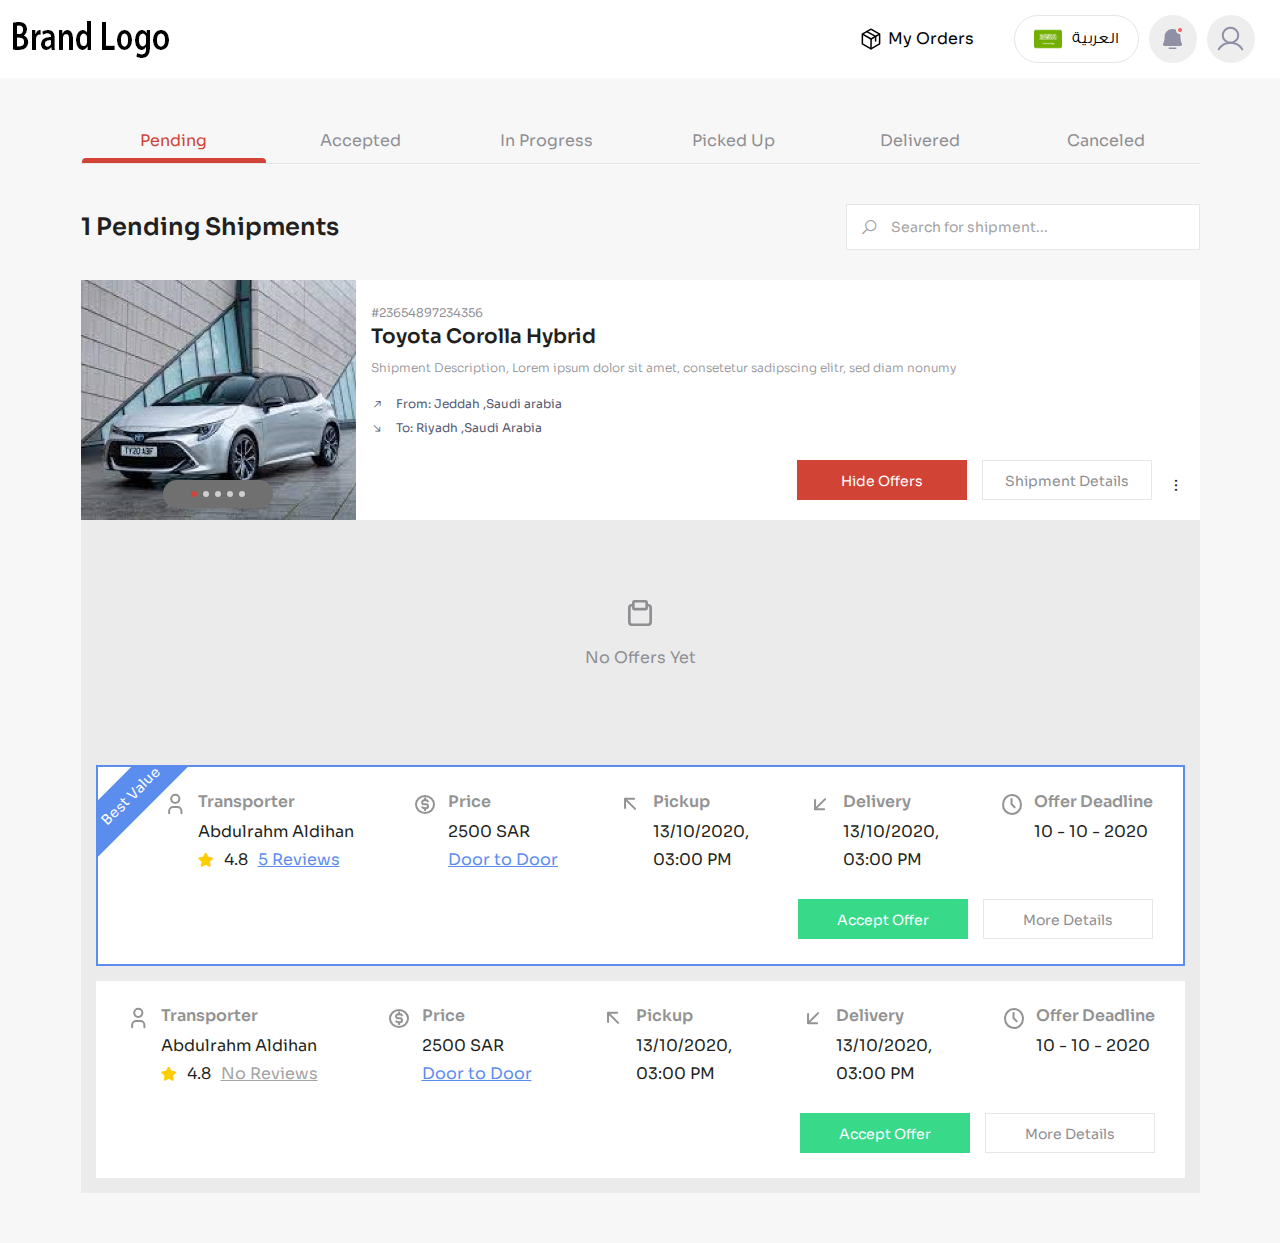
<file: index.html>
<!DOCTYPE html>
<html lang="en">

<head>
    <meta charset="UTF-8">
    <meta http-equiv="X-UA-Compatible" content="IE=edge">
    <meta name="viewport" content="width=device-width, initial-scale=1.0">
    <title>Fleeti :: HTML Dashboard</title>

    <link rel="stylesheet" href="assets/css/bootstrap.min.css">
    <link rel="stylesheet" href="assets/css/all.min.css">
    <link rel="stylesheet" href="assets/css/line-awesome.min.css">
    <link rel="stylesheet" href="assets/css/slick.css">
    <link rel="stylesheet" href="assets/css/nice-select.css">

    <!-- Favicon -->
    <link rel="shortcut icon" href="assets/images/favicon.png" type="image/x-icon">

    <!-- Main CSS -->
    <link rel="stylesheet" href="assets/css/style.css">
</head>

<body class="dashboard">

    <div class="body-overlay"></div>

    <!-- Header start -->
    <header class="dashboard-header">
        <div class="container-fluid">
            <div class="content">
                <div class="logo">
                    <a href="index.html">
                        <img src="assets/images/logo-3.png" alt="logo">
                    </a>
                </div>
                <div class="order-btn">
                    <a href="#">
                        <img src="assets/images/my-order.svg" alt="my-order">
                        <span>My Orders</span>
                    </a>
                </div>
                <div class="flag">
                    <a href="#">
                        <img src="assets/images/flug-arabic.svg" alt="flag">
                        <span>العربية</span>
                    </a>
                </div>

                <div class="right-btns">
                    <div href="javascript:void(0);" class="notification active">
                        <img src="assets/images/notification.svg" alt="notification">
                        <div class="notification-area">
                            <div class="triangle"></div>
                            <h4>Notifications</h4>
                            <ul>
                                <li><a href="#">Lorem ipsum dolor sit amet, consetetur sadipscing elitr, sed diam nonumy
                                        eirmod tempor</a></li>
                                <li><a href="#">Lorem ipsum dolor sit amet, consetetur sadipscing elitr, sed diam nonumy
                                        eirmod tempor</a></li>
                            </ul>
                        </div>
                    </div>
                    <div href="#" class="user">
                        <img src="assets/images/user.svg" alt="user">
                        <div class="user-dropdown">
                            <div class="triangle"></div>
                            <ul>
                                <li><a href="#">View Profile</a></li>
                                <li><a href="#">Log Out</a></li>
                            </ul>
                        </div>
                    </div>
                </div>

                <div class="mobile-btn">
                    <span class="mobile-toggler">
                        <i class="fas fa-bars"></i>
                    </span>

                    <div class="mobile-nav">
                        <span class="triangle"></span>
                        <ul>
                            <li>
                                <a href="#">
                                    <img src="assets/images/mobile-icon-1.svg" alt="icon">
                                    <span>My Dashboard</span>
                                    <i class="las la-angle-right"></i>
                                </a>
                            </li>
                            <li>
                                <a href="#" class="notification-toggler">
                                    <img src="assets/images/mobile-icon-2.svg" alt="icon">
                                    <span>Notifications</span>
                                    <i class="las la-angle-right"></i>
                                </a>
                            </li>
                            <li>
                                <a href="#" class="profile-toggler">
                                    <img src="assets/images/mobile-icon-3.svg" alt="icon">
                                    <span>My Profile</span>
                                    <i class="las la-angle-right"></i>
                                </a>
                            </li>
                        </ul>

                        <div class="profile">
                            <ul>
                                <li><a href="#">View Profile</a></li>
                                <li><a href="#">Log Out</a></li>
                            </ul>
                        </div>

                        <div class="notification">
                            <h3>Notifications</h3>
                            <ul>
                                <li><a href="#">Lorem Ipsum Dolor Sit Amet, Conse, tetur Eirmod Tempor</a></li>
                                <li><a href="#">Lorem Ipsum Dolor Sit Amet, Conse, tetur Eirmod Tempor</a></li>
                                <li><a href="#">Lorem Ipsum Dolor Sit Amet, Conse, tetur Eirmod Tempor</a></li>
                            </ul>
                        </div>
                    </div>
                </div>
            </div>
        </div>
    </header>
    <!-- Header end -->

    <main class="dashboard-content">
        <div class="container">
            <!-- Tabs menu start -->
            <div class="tab-menu-content">
                <ul class="nav nav-tabs" id="myTab" role="tablist">
                    <li class="nav-item" role="presentation">
                        <button class="nav-link active" id="pending-tab" data-bs-toggle="tab" data-bs-target="#pending"
                            type="button" role="tab" aria-controls="pending" aria-selected="true">Pending</button>
                    </li>
                    <li class="nav-item" role="presentation">
                        <button class="nav-link" id="accept-tab" data-bs-toggle="tab" data-bs-target="#accept"
                            type="button" role="tab" aria-controls="accept" aria-selected="false">Accepted</button>
                    </li>
                    <li class="nav-item" role="presentation">
                        <button class="nav-link" id="progress-tab" data-bs-toggle="tab" data-bs-target="#progress"
                            type="button" role="tab" aria-controls="progress" aria-selected="false">In Progress</button>
                    </li>
                    <li class="nav-item" role="presentation">
                        <button class="nav-link" id="picked-tab" data-bs-toggle="tab" data-bs-target="#picked"
                            type="button" role="tab" aria-controls="picked" aria-selected="false">Picked Up</button>
                    </li>
                    <li class="nav-item" role="presentation">
                        <button class="nav-link" id="delivered-tab" data-bs-toggle="tab" data-bs-target="#delivered"
                            type="button" role="tab" aria-controls="delivered" aria-selected="false">Delivered</button>
                    </li>
                    <li class="nav-item" role="presentation">
                        <button class="nav-link" id="canceled-tab" data-bs-toggle="tab" data-bs-target="#canceled"
                            type="button" role="tab" aria-controls="canceled" aria-selected="false">Canceled</button>
                    </li>
                </ul>
            </div>
            <!-- Tabs menu end -->

            <!-- Tab content start -->
            <div class="tab-content" id="myTabContent">
                <div class="tab-pane fade show active" id="pending" role="tabpanel" aria-labelledby="pending-tab">
                    <div class="tab-body">
                        <div class="title">
                            <h3>1 Pending Shipments</h3>
                            <div class="search">
                                <form>
                                    <i class="las la-search"></i>
                                    <input type="text" placeholder="Search for shipment...">
                                </form>
                            </div>
                        </div>
                        <div class="content">
                            <div class="top">
                                <div class="img">
                                    <div class="slider">
                                        <div class="item">
                                            <img src="assets/images/slider-1.png" alt="slider">
                                        </div>
                                        <div class="item">
                                            <img src="assets/images/slider-1.png" alt="slider">
                                        </div>
                                        <div class="item">
                                            <img src="assets/images/slider-1.png" alt="slider">
                                        </div>
                                        <div class="item">
                                            <img src="assets/images/slider-1.png" alt="slider">
                                        </div>
                                        <div class="item">
                                            <img src="assets/images/slider-1.png" alt="slider">
                                        </div>
                                    </div>
                                </div>
                                <div class="text">
                                    <div class="text-content">
                                        <span class="token">#23654897234356</span>
                                        <h4>Toyota Corolla Hybrid</h4>
                                        <p>Shipment Description, Lorem ipsum dolor sit amet, consetetur sadipscing
                                            elitr, sed diam nonumy</p>
                                        <ul>
                                            <li>
                                                <i class="las la-arrow-up"></i>
                                                <span>From: Jeddah ,Saudi arabia</span>
                                            </li>
                                            <li>
                                                <i class="las la-arrow-up"></i>
                                                <span>To: Riyadh ,Saudi Arabia</span>
                                            </li>
                                        </ul>
                                    </div>
                                    <div class="btn-area">
                                        <a href="#" class="hide-offer">Hide Offers</a>
                                        <a href="#" class="details">Shipment Details</a>
                                        <span class="dots">
                                            <i class="las la-ellipsis-v"></i>
                                            <a href="#" data-bs-toggle="modal" data-bs-target="#cancel-shipment">Cancel
                                                Shipment</a>
                                        </span>
                                    </div>
                                </div>
                            </div>
                            <div class="list">
                                <div class="blank">
                                    <div class="content">
                                        <img src="assets/images/blank.svg" alt="blank">
                                        <span>No Offers Yet</span>
                                    </div>
                                </div>
                                <ul>
                                    <li class="best">
                                        <span>Best Value</span>
                                        <div class="items">
                                            <div class="item">
                                                <img src="assets/images/icon-1.svg" alt="icon">
                                                <h5>Transporter</h5>
                                                <p>Abdulrahm Aldihan</p>
                                                <div class="reviews">
                                                    <i class="fas fa-star"></i>
                                                    <span class="count">4.8</span>
                                                    <span class="color">5 Reviews</span>
                                                </div>
                                            </div>
                                            <div class="item">
                                                <img src="assets/images/icon-2.svg" alt="icon">
                                                <h5>Price</h5>
                                                <p>2500 SAR</p>
                                                <span class="color">Door to Door</span>
                                            </div>
                                            <div class="item">
                                                <img src="assets/images/icon-3.svg" alt="icon">
                                                <h5>Pickup</h5>
                                                <p>13/10/2020,</p>
                                                <span>03:00 PM</span>
                                            </div>
                                            <div class="item">
                                                <img src="assets/images/icon-4.svg" alt="icon">
                                                <h5>Delivery</h5>
                                                <p>13/10/2020,</p>
                                                <span>03:00 PM</span>
                                            </div>
                                            <div class="item">
                                                <img src="assets/images/icon-5.svg" alt="icon">
                                                <h5>Offer Deadline</h5>
                                                <p>10 - 10 - 2020</p>
                                            </div>
                                        </div>
                                        <div class="btn-area">
                                            <a class="accept" href="#">Accept Offer</a>
                                            <a href="#" class="more" data-bs-toggle="modal"
                                                data-bs-target="#more-details-before">More Details</a>
                                        </div>
                                    </li>
                                    <li>
                                        <div class="items">
                                            <div class="item">
                                                <img src="assets/images/icon-1.svg" alt="icon">
                                                <h5>Transporter</h5>
                                                <p>Abdulrahm Aldihan</p>
                                                <div class="reviews">
                                                    <i class="fas fa-star"></i>
                                                    <span class="count">4.8</span>
                                                    <span class="color-gray">No Reviews</span>
                                                </div>
                                            </div>
                                            <div class="item">
                                                <img src="assets/images/icon-2.svg" alt="icon">
                                                <h5>Price</h5>
                                                <p>2500 SAR</p>
                                                <span class="color">Door to Door</span>
                                            </div>
                                            <div class="item">
                                                <img src="assets/images/icon-3.svg" alt="icon">
                                                <h5>Pickup</h5>
                                                <p>13/10/2020,</p>
                                                <span>03:00 PM</span>
                                            </div>
                                            <div class="item">
                                                <img src="assets/images/icon-4.svg" alt="icon">
                                                <h5>Delivery</h5>
                                                <p>13/10/2020,</p>
                                                <span>03:00 PM</span>
                                            </div>
                                            <div class="item">
                                                <img src="assets/images/icon-5.svg" alt="icon">
                                                <h5>Offer Deadline</h5>
                                                <p>10 - 10 - 2020</p>
                                            </div>
                                        </div>
                                        <div class="btn-area">
                                            <a class="accept" href="#">Accept Offer</a>
                                            <a href="#" class="more" data-bs-toggle="modal"
                                                data-bs-target="#more-details-before">More Details</a>
                                        </div>
                                    </li>
                                </ul>
                            </div>
                        </div>
                    </div>
                </div>
                <div class="tab-pane fade" id="accept" role="tabpanel" aria-labelledby="accept-tab">
                    <div class="tab-body">
                        <div class="title">
                            <h3>1 Pending Shipments</h3>
                            <div class="search">
                                <form>
                                    <i class="las la-search"></i>
                                    <input type="text" placeholder="Search for shipment...">
                                </form>
                            </div>
                        </div>
                        <div class="content">
                            <div class="top">
                                <div class="img">
                                    <div class="slider">
                                        <div class="item">
                                            <img src="assets/images/slider-1.png" alt="slider">
                                        </div>
                                        <div class="item">
                                            <img src="assets/images/slider-1.png" alt="slider">
                                        </div>
                                        <div class="item">
                                            <img src="assets/images/slider-1.png" alt="slider">
                                        </div>
                                        <div class="item">
                                            <img src="assets/images/slider-1.png" alt="slider">
                                        </div>
                                        <div class="item">
                                            <img src="assets/images/slider-1.png" alt="slider">
                                        </div>
                                    </div>
                                </div>
                                <div class="text">
                                    <div class="text-content">
                                        <span class="status">Transporter Will Start Work</span>
                                        <span class="token">#23654897234356</span>
                                        <h4>Toyota Corolla Hybrid</h4>
                                        <p>Shipment Description, Lorem ipsum dolor sit amet, consetetur sadipscing
                                            elitr, sed diam nonumy</p>
                                        <ul>
                                            <li>
                                                <i class="las la-arrow-up"></i>
                                                <span>From: Jeddah ,Saudi arabia</span>
                                            </li>
                                            <li>
                                                <i class="las la-arrow-up"></i>
                                                <span>To: Riyadh ,Saudi Arabia</span>
                                            </li>
                                        </ul>
                                    </div>
                                    <div class="btn-area">
                                        <a href="#" class="hide-offer">Hide Offers</a>
                                        <a href="#" class="details">Shipment Details</a>
                                        <span class="dots">
                                            <i class="las la-ellipsis-v"></i>
                                            <a href="#" data-bs-toggle="modal" data-bs-target="#cancel-shipment">Cancel
                                                Shipment</a>
                                        </span>
                                    </div>
                                </div>
                            </div>
                            <div class="list">

                                <ul>
                                    <li>
                                        <div class="items">
                                            <div class="item">
                                                <img src="assets/images/icon-1.svg" alt="icon">
                                                <h5>Transporter</h5>
                                                <p>Abdulrahm Aldihan</p>
                                                <div class="reviews">
                                                    <i class="fas fa-star"></i>
                                                    <span class="count">4.8</span>
                                                    <span class="color">5 Reviews</span>
                                                </div>
                                            </div>
                                            <div class="item">
                                                <img src="assets/images/icon-12.svg" alt="icon">
                                                <h5>Contact Details</h5>
                                                <p>+699 27762986</p>
                                            </div>
                                            <div class="item">
                                                <img src="assets/images/icon-2.svg" alt="icon">
                                                <h5>Price</h5>
                                                <p>2500 SAR</p>
                                                <span class="color">Door to Door</span>
                                            </div>
                                            <div class="item">
                                                <img src="assets/images/icon-3.svg" alt="icon">
                                                <h5>Pickup</h5>
                                                <p>13/10/2020,</p>
                                                <span>03:00 PM</span>
                                            </div>
                                            <div class="item">
                                                <img src="assets/images/icon-4.svg" alt="icon">
                                                <h5>Delivery</h5>
                                                <p>13/10/2020,</p>
                                                <span>03:00 PM</span>
                                            </div>
                                        </div>
                                        <div class="btn-area">
                                            <a class="accept accepted" href="#">Accepted</a>
                                            <a href="#" class="more" data-bs-toggle="modal"
                                                data-bs-target="#more-details">More Details</a>
                                        </div>
                                    </li>
                                </ul>
                            </div>
                        </div>
                    </div>
                </div>
                <div class="tab-pane fade" id="progress" role="tabpanel" aria-labelledby="progress-tab">
                    <div class="tab-body">
                        <div class="title">
                            <h3>1 Pending Shipments</h3>
                            <div class="search">
                                <form>
                                    <i class="las la-search"></i>
                                    <input type="text" placeholder="Search for shipment...">
                                </form>
                            </div>
                        </div>
                        <div class="content">
                            <div class="top">
                                <div class="img">
                                    <div class="slider">
                                        <div class="item">
                                            <img src="assets/images/slider-1.png" alt="slider">
                                        </div>
                                        <div class="item">
                                            <img src="assets/images/slider-1.png" alt="slider">
                                        </div>
                                        <div class="item">
                                            <img src="assets/images/slider-1.png" alt="slider">
                                        </div>
                                        <div class="item">
                                            <img src="assets/images/slider-1.png" alt="slider">
                                        </div>
                                        <div class="item">
                                            <img src="assets/images/slider-1.png" alt="slider">
                                        </div>
                                    </div>
                                </div>
                                <div class="text">
                                    <div class="text-content">
                                        <span class="status">Wait To Picked Up</span>
                                        <span class="token">#23654897234356</span>
                                        <h4>Toyota Corolla Hybrid</h4>
                                        <p>Shipment Description, Lorem ipsum dolor sit amet, consetetur sadipscing
                                            elitr, sed diam nonumy</p>
                                        <ul>
                                            <li>
                                                <i class="las la-arrow-up"></i>
                                                <span>From: Jeddah ,Saudi arabia</span>
                                            </li>
                                            <li>
                                                <i class="las la-arrow-up"></i>
                                                <span>To: Riyadh ,Saudi Arabia</span>
                                            </li>
                                        </ul>
                                    </div>
                                    <div class="btn-area">
                                        <a href="#" class="hide-offer">Hide Offers</a>
                                        <a href="#" class="details full-width">Shipment Details</a>
                                    </div>
                                </div>
                            </div>
                            <div class="list">

                                <ul>
                                    <li>
                                        <div class="items">
                                            <div class="item">
                                                <img src="assets/images/icon-1.svg" alt="icon">
                                                <h5>Transporter</h5>
                                                <p>Abdulrahm Aldihan</p>
                                                <div class="reviews">
                                                    <i class="fas fa-star"></i>
                                                    <span class="count">4.8</span>
                                                    <span class="color">5 Reviews</span>
                                                </div>
                                            </div>
                                            <div class="item">
                                                <img src="assets/images/icon-12.svg" alt="icon">
                                                <h5>Contact Details</h5>
                                                <p>+699 27762986</p>
                                            </div>
                                            <div class="item">
                                                <img src="assets/images/icon-2.svg" alt="icon">
                                                <h5>Price</h5>
                                                <p>2500 SAR</p>
                                                <span class="color">Door to Door</span>
                                            </div>
                                            <div class="item">
                                                <img src="assets/images/icon-3.svg" alt="icon">
                                                <h5>Pickup</h5>
                                                <p>13/10/2020,</p>
                                                <span>03:00 PM</span>
                                            </div>
                                            <div class="item">
                                                <img src="assets/images/icon-4.svg" alt="icon">
                                                <h5>Delivery</h5>
                                                <p>13/10/2020,</p>
                                                <span>03:00 PM</span>
                                            </div>
                                        </div>
                                        <div class="btn-area">
                                            <a class="accept accepted" href="#">Accepted</a>
                                            <a href="#" class="more" data-bs-toggle="modal"
                                                data-bs-target="#more-details">More Details</a>
                                        </div>
                                    </li>
                                </ul>
                            </div>
                        </div>
                    </div>
                </div>
                <div class="tab-pane fade" id="picked" role="tabpanel" aria-labelledby="picked-tab">
                    <div class="tab-body">
                        <div class="title">
                            <h3>1 Pending Shipments</h3>
                            <div class="search">
                                <form>
                                    <i class="las la-search"></i>
                                    <input type="text" placeholder="Search for shipment...">
                                </form>
                            </div>
                        </div>
                        <div class="content">
                            <div class="top">
                                <div class="img">
                                    <div class="slider">
                                        <div class="item">
                                            <img src="assets/images/slider-1.png" alt="slider">
                                        </div>
                                        <div class="item">
                                            <img src="assets/images/slider-1.png" alt="slider">
                                        </div>
                                        <div class="item">
                                            <img src="assets/images/slider-1.png" alt="slider">
                                        </div>
                                        <div class="item">
                                            <img src="assets/images/slider-1.png" alt="slider">
                                        </div>
                                        <div class="item">
                                            <img src="assets/images/slider-1.png" alt="slider">
                                        </div>
                                    </div>
                                </div>
                                <div class="text">
                                    <div class="text-content">
                                        <span class="status">Wait Delivery</span>
                                        <span class="token">#23654897234356</span>
                                        <h4>Toyota Corolla Hybrid</h4>
                                        <p>Shipment Description, Lorem ipsum dolor sit amet, consetetur sadipscing
                                            elitr, sed diam nonumy</p>
                                        <ul>
                                            <li>
                                                <i class="las la-arrow-up"></i>
                                                <span>From: Jeddah ,Saudi arabia</span>
                                            </li>
                                            <li>
                                                <i class="las la-arrow-up"></i>
                                                <span>To: Riyadh ,Saudi Arabia</span>
                                            </li>
                                            <li>
                                                <i class="las la-box"></i>
                                                <span>Shipment Code: 08A721</span>
                                            </li>
                                        </ul>
                                    </div>
                                    <div class="btn-area">
                                        <a href="#" class="hide-offer">Hide Offers</a>
                                        <a href="#" class="details full-width">Shipment Details</a>
                                    </div>
                                </div>
                            </div>
                            <div class="list">

                                <ul>
                                    <li>
                                        <div class="items">
                                            <div class="item">
                                                <img src="assets/images/icon-1.svg" alt="icon">
                                                <h5>Transporter</h5>
                                                <p>Abdulrahm Aldihan</p>
                                                <div class="reviews">
                                                    <i class="fas fa-star"></i>
                                                    <span class="count">4.8</span>
                                                    <span class="color">5 Reviews</span>
                                                </div>
                                            </div>
                                            <div class="item">
                                                <img src="assets/images/icon-12.svg" alt="icon">
                                                <h5>Contact Details</h5>
                                                <p>+699 27762986</p>
                                            </div>
                                            <div class="item">
                                                <img src="assets/images/icon-2.svg" alt="icon">
                                                <h5>Price</h5>
                                                <p>2500 SAR</p>
                                                <span class="color">Door to Door</span>
                                            </div>
                                            <div class="item">
                                                <img src="assets/images/icon-3.svg" alt="icon">
                                                <h5>Pickup</h5>
                                                <p>13/10/2020,</p>
                                                <span>03:00 PM</span>
                                            </div>
                                            <div class="item">
                                                <img src="assets/images/icon-4.svg" alt="icon">
                                                <h5>Delivery</h5>
                                                <p>13/10/2020,</p>
                                                <span>03:00 PM</span>
                                            </div>
                                        </div>
                                        <div class="btn-area">
                                            <a class="accept accepted" href="#">Accepted</a>
                                            <a href="#" class="more" data-bs-toggle="modal"
                                                data-bs-target="#more-details">More Details</a>
                                        </div>
                                    </li>
                                </ul>
                            </div>
                        </div>
                    </div>
                </div>
                <div class="tab-pane fade" id="delivered" role="tabpanel" aria-labelledby="delivered-tab">
                    <div class="tab-body">
                        <div class="title">
                            <h3>1 Pending Shipments</h3>
                            <div class="search">
                                <form>
                                    <i class="las la-search"></i>
                                    <input type="text" placeholder="Search for shipment...">
                                </form>
                            </div>
                        </div>
                        <div class="content">
                            <div class="top">
                                <div class="img">
                                    <div class="slider">
                                        <div class="item">
                                            <img src="assets/images/slider-1.png" alt="slider">
                                        </div>
                                        <div class="item">
                                            <img src="assets/images/slider-1.png" alt="slider">
                                        </div>
                                        <div class="item">
                                            <img src="assets/images/slider-1.png" alt="slider">
                                        </div>
                                        <div class="item">
                                            <img src="assets/images/slider-1.png" alt="slider">
                                        </div>
                                        <div class="item">
                                            <img src="assets/images/slider-1.png" alt="slider">
                                        </div>
                                    </div>
                                </div>
                                <div class="text">
                                    <div class="text-content">
                                        <span class="status">Delivered</span>
                                        <span class="token">#23654897234356</span>
                                        <h4>Toyota Corolla Hybrid</h4>
                                        <p>Shipment Description, Lorem ipsum dolor sit amet, consetetur sadipscing
                                            elitr, sed diam nonumy</p>
                                        <ul>
                                            <li>
                                                <i class="las la-arrow-up"></i>
                                                <span>From: Jeddah ,Saudi arabia</span>
                                            </li>
                                            <li>
                                                <i class="las la-arrow-up"></i>
                                                <span>To: Riyadh ,Saudi Arabia</span>
                                            </li>
                                        </ul>
                                    </div>
                                    <div class="btn-area">
                                        <a href="#" class="hide-offer">Hide Offers</a>
                                        <a href="#" class="ratting" data-bs-toggle="modal"
                                            data-bs-target="#ratting-modal">Rate Transporter</a>
                                        <a href="#" class="details full-width">Shipment Details</a>
                                    </div>
                                </div>
                            </div>
                            <div class="list">

                                <ul>
                                    <li>
                                        <div class="items">
                                            <div class="item">
                                                <img src="assets/images/icon-1.svg" alt="icon">
                                                <h5>Transporter</h5>
                                                <p>Abdulrahm Aldihan</p>
                                                <div class="reviews">
                                                    <i class="fas fa-star"></i>
                                                    <span class="count">4.8</span>
                                                    <span class="color">5 Reviews</span>
                                                </div>
                                            </div>
                                            <div class="item">
                                                <img src="assets/images/icon-12.svg" alt="icon">
                                                <h5>Contact Details</h5>
                                                <p>+699 27762986</p>
                                            </div>
                                            <div class="item">
                                                <img src="assets/images/icon-2.svg" alt="icon">
                                                <h5>Price</h5>
                                                <p>2500 SAR</p>
                                                <span class="color">Door to Door</span>
                                            </div>
                                            <div class="item">
                                                <img src="assets/images/icon-3.svg" alt="icon">
                                                <h5>Pickup</h5>
                                                <p>13/10/2020,</p>
                                                <span>03:00 PM</span>
                                            </div>
                                            <div class="item">
                                                <img src="assets/images/icon-4.svg" alt="icon">
                                                <h5>Delivery</h5>
                                                <p>13/10/2020,</p>
                                                <span>03:00 PM</span>
                                            </div>
                                        </div>
                                        <div class="btn-area">
                                            <a class="accept accepted" href="#">Accepted</a>
                                            <a href="#" class="more" data-bs-toggle="modal"
                                                data-bs-target="#more-details">More Details</a>
                                        </div>
                                    </li>
                                </ul>
                            </div>
                        </div>
                    </div>
                </div>
                <div class="tab-pane fade" id="canceled" role="tabpanel" aria-labelledby="canceled-tab">
                    <div class="tab-body">
                        <div class="title">
                            <h3>1 Pending Shipments</h3>
                            <div class="search">
                                <form>
                                    <i class="las la-search"></i>
                                    <input type="text" placeholder="Search for shipment...">
                                </form>
                            </div>
                        </div>
                        <div class="content">
                            <div class="top">
                                <div class="img">
                                    <div class="slider">
                                        <div class="item">
                                            <img src="assets/images/slider-1.png" alt="slider">
                                        </div>
                                        <div class="item">
                                            <img src="assets/images/slider-1.png" alt="slider">
                                        </div>
                                        <div class="item">
                                            <img src="assets/images/slider-1.png" alt="slider">
                                        </div>
                                        <div class="item">
                                            <img src="assets/images/slider-1.png" alt="slider">
                                        </div>
                                        <div class="item">
                                            <img src="assets/images/slider-1.png" alt="slider">
                                        </div>
                                    </div>
                                </div>
                                <div class="text">
                                    <div class="text-content">
                                        <span class="status">Wait To Picked Up</span>
                                        <span class="token">#23654897234356</span>
                                        <h4>Toyota Corolla Hybrid</h4>
                                        <p>Shipment Description, Lorem ipsum dolor sit amet, consetetur sadipscing
                                            elitr, sed diam nonumy</p>
                                        <ul>
                                            <li>
                                                <i class="las la-arrow-up"></i>
                                                <span>From: Jeddah ,Saudi arabia</span>
                                            </li>
                                            <li>
                                                <i class="las la-arrow-up"></i>
                                                <span>To: Riyadh ,Saudi Arabia</span>
                                            </li>
                                        </ul>
                                    </div>
                                    <div class="btn-area">
                                        <a href="#" class="hide-offer">Hide Offers</a>
                                        <a href="#" class="ratting" data-bs-toggle="modal"
                                            data-bs-target="#ratting-modal">Rate Transporter</a>
                                        <a href="#" class="details full-width">Shipment Details</a>
                                    </div>
                                </div>
                            </div>
                            <div class="list">

                                <ul>
                                    <li>
                                        <div class="items">
                                            <div class="item">
                                                <img src="assets/images/icon-1.svg" alt="icon">
                                                <h5>Transporter</h5>
                                                <p>Abdulrahm Aldihan</p>
                                                <div class="reviews">
                                                    <i class="fas fa-star"></i>
                                                    <span class="count">4.8</span>
                                                    <span class="color">5 Reviews</span>
                                                </div>
                                            </div>
                                            <div class="item">
                                                <img src="assets/images/icon-12.svg" alt="icon">
                                                <h5>Contact Details</h5>
                                                <p>+699 27762986</p>
                                            </div>
                                            <div class="item">
                                                <img src="assets/images/icon-2.svg" alt="icon">
                                                <h5>Price</h5>
                                                <p>2500 SAR</p>
                                                <span class="color">Door to Door</span>
                                            </div>
                                            <div class="item">
                                                <img src="assets/images/icon-3.svg" alt="icon">
                                                <h5>Pickup</h5>
                                                <p>13/10/2020,</p>
                                                <span>03:00 PM</span>
                                            </div>
                                            <div class="item">
                                                <img src="assets/images/icon-4.svg" alt="icon">
                                                <h5>Delivery</h5>
                                                <p>13/10/2020,</p>
                                                <span>03:00 PM</span>
                                            </div>
                                        </div>
                                        <div class="btn-area">
                                            <a class="accept accepted" href="#">Accepted</a>
                                            <a href="#" class="more" data-bs-toggle="modal"
                                                data-bs-target="#more-details">More Details</a>
                                        </div>
                                    </li>
                                </ul>
                            </div>
                        </div>
                    </div>
                </div>
            </div>
            <!-- Tab content end -->
        </div>
    </main>

    <div style="height: 50px;"></div>

    <!-- Footer start -->
    <footer class="footer-2 px-sm-30 d-block d-lg-none">
        <div class="container">
            <div class="footer-2-content">
                <div class="email">
                    <a href="#">info@fleeti.com</a>
                </div>
                <div class="menu d-none d-md-block">
                    <ul>
                        <li><a href="#">Who are we</a></li>
                        <li><a href="#">Tips Guide</a></li>
                        <li><a href="#">Terms and Conditions</a></li>
                        <li><a href="#">Privacy Policy</a></li>
                        <li><a href="#">Contact us</a></li>
                    </ul>
                </div>
                <div class="social">
                    <ul>
                        <li><a href="#"><i class="fab fa-twitter"></i></a></li>
                        <li><a href="#"><i class="fab fa-facebook-f"></i></a></li>
                        <li><a href="#"><i class="fab fa-instagram"></i></a></li>
                        <li><a href="#"><i class="fab fa-linkedin-in"></i></a></li>
                    </ul>
                </div>
            </div>
        </div>
    </footer>
    <!-- Footer end -->

    <!-- More details modal start -->
    <div class="modal fade custom-modal" id="more-details-before" tabindex="-1" aria-labelledby="exampleModalLabel"
        aria-hidden="true">
        <div class="modal-dialog modal-dialog-centered custom-width">
            <div class="modal-content">
                <div class="items">
                    <div class="item">
                        <img src="assets/images/icon-1.svg" alt="icon">
                        <h5>Transporter</h5>
                        <p>Abdulrahm Aldihan</p>
                        <div class="reviews">
                            <i class="fas fa-star"></i>
                            <span class="count">4.8</span>
                            <span class="color">5 Reviews</span>
                        </div>
                    </div>
                    <div class="item">
                        <img src="assets/images/icon-2.svg" alt="icon">
                        <h5>Price</h5>
                        <p>2500 SAR</p>
                        <span class="color">Door to Door</span>
                    </div>
                    <div class="item">
                        <img src="assets/images/icon-3.svg" alt="icon">
                        <h5>Pickup</h5>
                        <p>13/10/2020,</p>
                        <span>03:00 PM</span>
                    </div>
                    <div class="item">
                        <img src="assets/images/icon-4.svg" alt="icon">
                        <h5>Delivery</h5>
                        <p>13/10/2020,</p>
                        <span>03:00 PM</span>
                    </div>
                    <div class="item">
                        <img src="assets/images/icon-5.svg" alt="icon">
                        <h5>Offer Deadline</h5>
                        <p>10 - 10 - 2020</p>
                    </div>
                    <div class="item">
                        <img src="assets/images/icon-6.svg" alt="icon">
                        <h5>Transportation Method</h5>
                        <p>Land Transportation</p>
                    </div>

                    <div class="item w-100">
                        <img src="assets/images/icon-7.svg" alt="icon">
                        <h5>Notes</h5>
                        <p>Lorem ipsum dolor sit amet, consetetur sadipscing elitr, sed diam nonumy eirmod tempor
                            invidunt ut labore et dolore magna aliquyam erat, sed diam voluptua. At vero</p>
                    </div>
                </div>
                <div class="btn-area">
                    <a href="#" class="cancel" data-bs-dismiss="modal">Cancel</a>
                    <a class="accept" href="#">Accept Offer</a>
                </div>
            </div>
        </div>
    </div>
    <!-- More details modal end -->

    <!-- More details modal start -->
    <div class="modal fade custom-modal" id="more-details" tabindex="-1" aria-labelledby="exampleModalLabel"
        aria-hidden="true">
        <div class="modal-dialog modal-dialog-centered custom-width">
            <div class="modal-content">
                <div class="items">
                    <div class="item">
                        <img src="assets/images/icon-1.svg" alt="icon">
                        <h5>Transporter</h5>
                        <p>Abdulrahm Aldihan</p>
                        <div class="reviews">
                            <i class="fas fa-star"></i>
                            <span class="count">4.8</span>
                            <span class="color">5 Reviews</span>
                        </div>
                    </div>
                    <div class="item">
                        <img src="assets/images/icon-2.svg" alt="icon">
                        <h5>Price</h5>
                        <p>2500 SAR</p>
                        <span class="color">Door to Door</span>
                    </div>
                    <div class="item">
                        <img src="assets/images/icon-3.svg" alt="icon">
                        <h5>Pickup</h5>
                        <p>13/10/2020,</p>
                        <span>03:00 PM</span>
                    </div>
                    <div class="item">
                        <img src="assets/images/icon-4.svg" alt="icon">
                        <h5>Delivery</h5>
                        <p>13/10/2020,</p>
                        <span>03:00 PM</span>
                    </div>
                    <div class="item">
                        <img src="assets/images/icon-5.svg" alt="icon">
                        <h5>Offer Deadline</h5>
                        <p>10 - 10 - 2020</p>
                    </div>
                    <div class="item">
                        <img src="assets/images/icon-6.svg" alt="icon">
                        <h5>Transportation Method</h5>
                        <p>Land Transportation</p>
                    </div>

                    <div class="item w-100">
                        <img src="assets/images/icon-7.svg" alt="icon">
                        <h5>Notes</h5>
                        <p>Lorem ipsum dolor sit amet, consetetur sadipscing elitr, sed diam nonumy eirmod tempor
                            invidunt ut labore et dolore magna aliquyam erat, sed diam voluptua. At vero</p>
                    </div>
                    <div class="item w-100">
                        <img src="assets/images/icon-8.svg" alt="icon">
                        <h5>Contact Details</h5>
                        <p>Phone Number : +699 27762986 <br> Landline : 69564 874</p>
                    </div>
                </div>
                <div class="btn-area">
                    <a href="#" class="cancel" data-bs-dismiss="modal">Cancel</a>
                    <a class="accept accepted" href="#">Accepted</a>
                </div>
            </div>
        </div>
    </div>
    <!-- More details modal end -->

    <!-- Ratting modal start -->
    <div class="modal fade custom-modal" id="ratting-modal" tabindex="-1" aria-labelledby="exampleModalLabel"
        aria-hidden="true">
        <div class="modal-dialog modal-dialog-centered custom-width ratting-modal">
            <div class="modal-content">
                <h2>Rate Your Experience</h2>
                <p>Let Us Know If You're Satisfied With Transporter</p>
                <form>
                    <div class="ratting">
                        <label class="active">
                            <i class="fas fa-star"></i>
                            <input type="radio" value="1">
                        </label>
                        <label class="active">
                            <i class="fas fa-star"></i>
                            <input type="radio" value="2">
                        </label>
                        <label class="active">
                            <i class="fas fa-star"></i>
                            <input type="radio" value="3">
                        </label>
                        <label class="active">
                            <i class="fas fa-star"></i>
                            <input type="radio" value="4">
                        </label>
                        <label>
                            <i class="far fa-star"></i>
                            <input type="radio" value="5">
                        </label>

                    </div>
                    <label>Tell Us More</label>
                    <textarea placeholder="Describe your experience..."></textarea>
                    <div class="ratting-btn-area">
                        <a href="#" class="cancel" data-bs-dismiss="modal">Cancel</a>
                        <button type="submit" class="accept" href="#">Send</button>
                    </div>
                </form>
            </div>
        </div>
    </div>
    <!-- Ratting modal end -->

    <!-- Cancel shipment start -->
    <div class="modal fade custom-modal" id="cancel-shipment" tabindex="-1" aria-labelledby="exampleModalLabel"
        aria-hidden="true">
        <div class="modal-dialog modal-dialog-centered custom-width cancel-shipment">
            <div class="modal-content">
                <img src="assets/images/sorry.svg" alt="img">
                <h3>We are sorry to see you go without having the chance to serve you.</h3>
                <p>Due to banks regulation the refund period to your card is 5-15 working days depending on your card
                    issuer.</p>
                <p class="warning">
                    <img src="assets/images/warning.svg" alt="img">
                    <span>If the shipment canceled 12 hours before the shipping, 50 SAR will be deducted.</span>
                </p>
                <div class="shipment-btn">
                    <a href="#" data-bs-dismiss="modal">Don’t Cancel</a>
                    <a href="#" class="cancel" data-bs-toggle="modal" data-bs-target="#cancel-shipment-request">Cancel
                        Shipment</a>
                </div>
            </div>
        </div>
    </div>
    <!-- Cancel shipment end -->

    <!-- Cancel shipment request start -->
    <div class="modal fade custom-modal" id="cancel-shipment-request" tabindex="-1" aria-labelledby="exampleModalLabel"
        aria-hidden="true">
        <div class="modal-dialog modal-dialog-centered custom-width cancel-shipment-request">
            <div class="modal-content">
                <img src="assets/images/warning-tr.svg" alt="img">
                <h3>Cancel Shipment !</h3>
                <form>
                    <h4>Cancellation Reason</h4>
                    <div class="form-check">
                        <input class="form-check-input" type="radio" name="my-group" id="one">
                        <label class="form-check-label" for="one">
                            Transporter doesn’t start work.
                        </label>
                    </div>
                    <div class="form-check">
                        <input class="form-check-input" type="radio" name="my-group" id="two">
                        <label class="form-check-label" for="two">
                            The pickup date isn’t right for me.
                        </label>
                    </div>
                    <div class="form-check">
                        <input class="form-check-input" type="radio" name="my-group" id="three">
                        <label class="form-check-label" for="three">
                            I won’t be exist at the pickup time
                        </label>
                    </div>
                    <div class="form-check">
                        <input class="form-check-input" type="radio" name="my-group" id="four">
                        <label class="form-check-label" for="four">
                            Other
                        </label>
                    </div>
                    <div class="textarea">
                        <label for="textarea">Tell us more</label>
                        <textarea id="textarea" placeholder="tell us changing reason..."></textarea>
                    </div>

                    <div class="shipment-request-btn">
                        <a href="#" data-bs-dismiss="modal">Back</a>
                        <button href="#" class="request">Request Cancel</button>
                    </div>
                </form>

            </div>
        </div>
    </div>
    <!-- Cancel shipment request end -->

    <script src="assets/js/jquery.2.2.4.min.js"></script>
    <script src="assets/js/bootstrap.bundle.min.js"></script>
    <script src="assets/js/slick.min.js"></script>
    <script src="assets/js/jquery.nice-select.min.js"></script>
    <script src="assets/js/custom.js"></script>

</body>

</html>
</file>
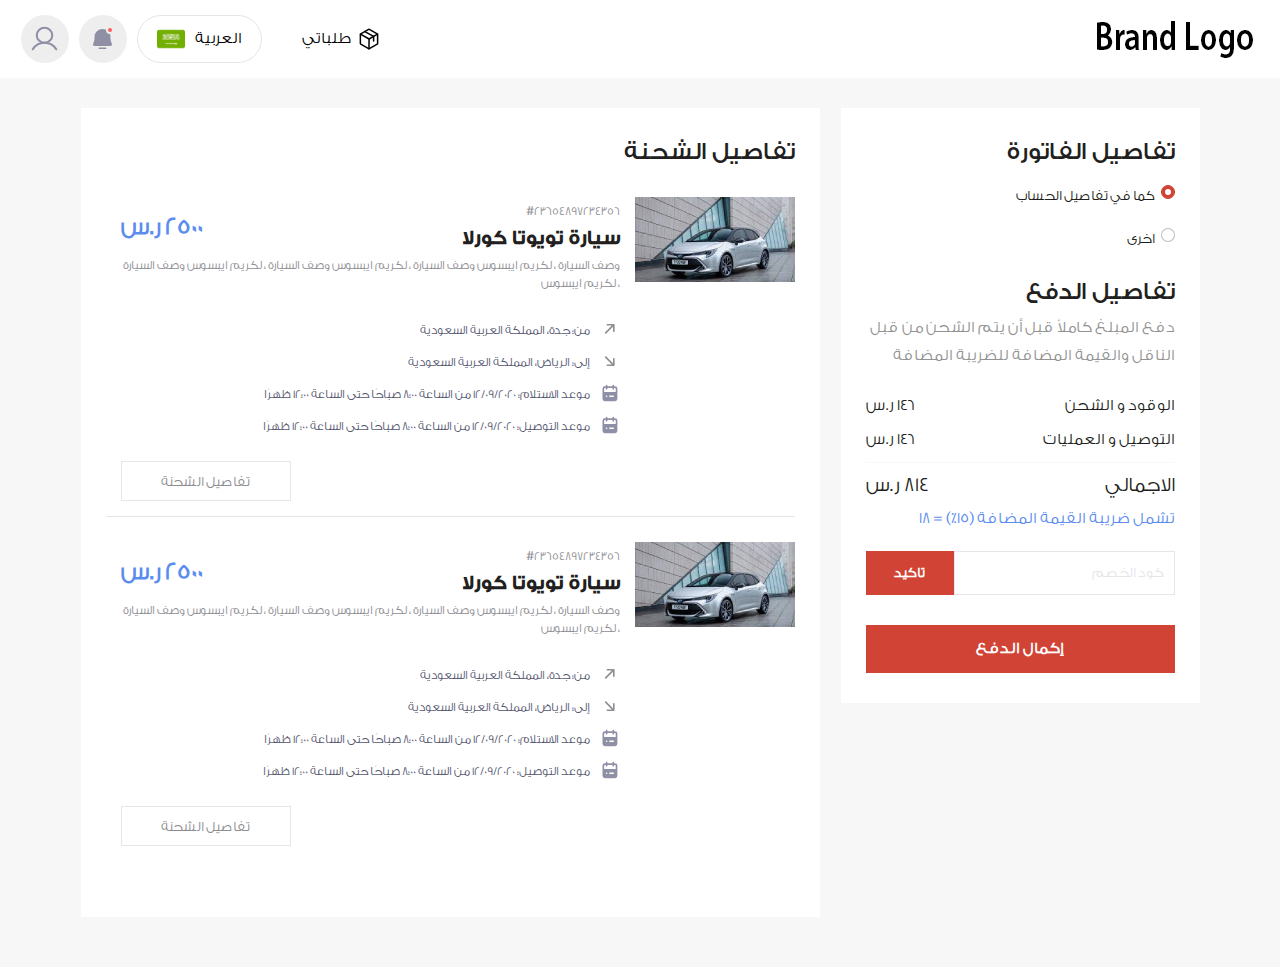
<file: checkout-ar.html>
<!DOCTYPE html>
<html lang="en">
<head>
    <meta charset="UTF-8">
    <meta http-equiv="X-UA-Compatible" content="IE=edge">
    <meta name="viewport" content="width=device-width, initial-scale=1.0">
    <title>Fleeti :: HTML Dashboard</title>

    <link rel="stylesheet" href="assets/css/bootstrap.min.css">
    <link rel="stylesheet" href="assets/css/all.min.css">
    <link rel="stylesheet" href="assets/css/line-awesome.min.css">
    <link rel="stylesheet" href="assets/css/slick.css">
    <link rel="stylesheet" href="assets/css/nice-select.css">

    <!-- Favicon -->
    <link rel="shortcut icon" href="assets/images/favicon.png" type="image/x-icon">

    <!-- Main CSS -->
    <link rel="stylesheet" href="assets/css/style.css">
</head>
<body class="dashboard rtl">
    
    <div class="body-overlay"></div>
    
    <!-- Header start -->
    <header class="dashboard-header">
        <div class="container-fluid">
            <div class="content">
                <div class="logo">
                    <a href="index.html">
                        <img src="assets/images/logo-3.png" alt="logo">
                    </a>
                </div>
                <div class="order-btn">
                    <a href="#">
                        <img src="assets/images/my-order.svg" alt="my-order">
                        <span>طلباتي</span>
                    </a>
                </div>
                <div class="flag">
                    <a href="#">
                        <img src="assets/images/flug-arabic.svg" alt="flag">
                        <span>العربية</span>
                    </a>
                </div>
                
                <div class="right-btns">
                    <div href="javascript:void(0);" class="notification active">
                        <img src="assets/images/notification.svg" alt="notification">
                        <div class="notification-area">
                            <div class="triangle"></div>
                            <h4>الاشعارات</h4>
                            <ul>
                                <li><a href="#">Lorem ipsum dolor sit amet, consetetur sadipscing elitr, sed diam nonumy eirmod tempor</a></li>
                                <li><a href="#">Lorem ipsum dolor sit amet, consetetur sadipscing elitr, sed diam nonumy eirmod tempor</a></li>
                            </ul>
                        </div>
                    </div>
                    <div href="#" class="user">
                        <img src="assets/images/user.svg" alt="user">
                        <div class="user-dropdown">
                            <div class="triangle"></div>
                            <ul>
                                <li><a href="#">حسابي</a></li>
                                <li><a href="#">تسجيل الخروج</a></li>
                            </ul>
                        </div>
                    </div>
                </div>

                <div class="mobile-btn">
                    <span class="mobile-toggler">
                        <i class="fas fa-bars"></i>
                    </span>

                    <div class="mobile-nav">
                        <span class="triangle"></span>
                        <ul>
                            <li>
                                <a href="#">
                                    <img src="assets/images/mobile-icon-1.svg" alt="icon">
                                    <span>طلباتي</span>
                                    <i class="las la-angle-right"></i>
                                </a>
                            </li>
                            <li>
                                <a href="#" class="notification-toggler">
                                    <img src="assets/images/mobile-icon-2.svg" alt="icon">
                                    <span>الاشعارات</span>
                                    <i class="las la-angle-right"></i>
                                </a>
                            </li>
                            <li>
                                <a href="#" class="profile-toggler">
                                    <img src="assets/images/mobile-icon-3.svg" alt="icon">
                                    <span>حسابي</span>
                                    <i class="las la-angle-right"></i>
                                </a>
                            </li>
                        </ul>

                        <div class="profile">
                            <ul>
                                <li><a href="#">حسابي</a></li>
                                <li><a href="#">تسجيل الخروج</a></li>
                            </ul>
                        </div>

                        <div class="notification">
                            <h3>الاشعارات</h3>
                            <ul>
                                <li><a href="#">Lorem Ipsum Dolor Sit Amet, Conse, tetur Eirmod Tempor</a></li>
                                <li><a href="#">Lorem Ipsum Dolor Sit Amet, Conse, tetur Eirmod Tempor</a></li>
                                <li><a href="#">Lorem Ipsum Dolor Sit Amet, Conse, tetur Eirmod Tempor</a></li>
                            </ul>
                        </div>
                    </div>
                </div>
            </div>
        </div>
    </header>
    <!-- Header end -->

    <main class="dashboard-content">
        <div class="container">
            <div class="row">
                <div class="col-lg-4 order-2 order-lg-1">
                    <div class="left-side">
                        <h2>تفاصيل الفاتورة</h2>
                        <form>
                            <div class="radios invoice-details">
                                <div class="form-check">
                                    <input checked value="1" class="form-check-input" type="radio" name="choose" id="as-in">
                                    <label class="form-check-label" for="as-in">
                                        كما في تفاصيل الحساب
                                    </label>
                                </div>
                                <div class="form-check">
                                    <input value="2" class="form-check-input" type="radio" name="choose" id="other">
                                    <label class="form-check-label" for="other">
                                        اخرى
                                    </label>
                                </div>
                            </div>
                            <div class="details-collapse">
                                <div class="input-area">
                                    <label for="f-name" class="form-label">الاسم الاول</label>
                                    <input type="text" class="form-control" id="f-name" placeholder="اسم العائلة">
                                </div>
                                <div class="input-area">
                                    <label for="l-name" class="form-label">اسم الاخير</label>
                                    <input type="text" class="form-control" id="l-name" placeholder="اسم العائلة">
                                </div>
                                <div class="input-area">
                                    <i class="fas fa-sort-down"></i>
                                    <label class="form-label">الدولة</label>
                                    <select class="nice-select wide">
                                        <option selected>المملكة العربية السعودية</option>
                                        <option value="1">One</option>
                                        <option value="2">Two</option>
                                        <option value="3">Three</option>
                                      </select>
                                </div>
                                <div class="input-area mt-15">
                                    <label for="email" class="form-label">العنوان</label>
                                    <input type="text" class="form-control" id="email" placeholder="King Abdulalah Street, Al Tubayshi">
                                </div>
                            </div>
                            <div class="details">
                                <h2>تفاصيل الدفع</h2>
                                <p>دفع المبلغ كاملاً قبل أن يتم الشحن من قبل الناقل والقيمة المضافة للضريبة المضافة</p>
                                <ul>
                                    <li>
                                        <span>الوقود و الشحن</span>
                                        <span>١٤٦ ر.س</span>                                       
                                    </li>
                                    <li>
                                        <span>التوصيل و العمليات</span>
                                        <span>١٤٦ ر.س</span>                               
                                    </li>
                                    <li>
                                        <hr>
                                    </li>
                                    <li class="total">
                                        <span>الاجمالي</span>
                                        <span>٨١٤ ر.س</span>                                            
                                    </li>
                                    <li class="vat">
                                        <span>تشمل ضريبة القيمة المضافة (15٪) = 18</span>
                                    </li>
                                </ul>

                                <div class="coupon">
                                    <input placeholder="كود الخصم" type="text">
                                    <a href="javascript:void(0);">تاكيد</a>
                                </div>

                                <button type="submit">إكمال الدفع</button>
                            </div>
                        </form>
                    </div>
                </div>
                <div class="col-lg-8 order-1 order-lg-2">
                    <div class="right-side">
                        <h1>تفاصيل الشحنة</h1>
                        <div class="item">
                            <div class="img">
                                <img src="assets/images/details-img.png" alt="img">
                            </div>
                            <div class="text">
                                <div class="title">
                                    <div class="left">
                                        <span class="token">#23654897234356</span>
                                        <h3>سيارة تويوتا كورلا</h3>
                                    </div>
                                    <div class="right">
                                        <p class="price">٢٥٠٠ ر.س</p>
                                    </div>
                                </div>
                                <p>وصف السيارة ، لكريم ايبسوس وصف السيارة ، لكريم ايبسوس وصف السيارة ، لكريم ايبسوس وصف السيارة ، لكريم ايبسوس </p>

                                <ul>
                                    <li>
                                        <img src="assets/images/icon-9.svg" alt="icon">
                                        <span>من: جدة، المملكة العربية السعودية</span>
                                    </li>
                                    <li>
                                        <img src="assets/images/icon-10.svg" alt="icon">
                                        <span>إلى: الرياض، المملكة العربية السعودية</span>
                                    </li>
                                    <li>
                                        <img src="assets/images/icon-11.svg" alt="icon">
                                        <span>موعد الاستلام: 12/09/2020 من الساعة 8:00 صباحًا حتى الساعة 12:00 ظهرًا</span>
                                    </li>
                                    <li>
                                        <img src="assets/images/icon-11.svg" alt="icon">
                                        <span>موعد التوصيل: 12/09/2020 من الساعة 8:00 صباحًا حتى الساعة 12:00 ظهرًا</span>
                                    </li>
                                </ul>
                                <div class="btn-area">
                                    <a href="#">تفاصيل الشحنة</a>
                                </div>
                            </div>
                        </div>
                        
                        <div class="item">
                            <div class="img">
                                <img src="assets/images/details-img.png" alt="img">
                            </div>
                            <div class="text">
                                <div class="title">
                                    <div class="left">
                                        <span class="token">#23654897234356</span>
                                        <h3>سيارة تويوتا كورلا</h3>
                                    </div>
                                    <div class="right">
                                        <p class="price">٢٥٠٠ ر.س</p>
                                    </div>
                                </div>
                                <p>وصف السيارة ، لكريم ايبسوس وصف السيارة ، لكريم ايبسوس وصف السيارة ، لكريم ايبسوس وصف السيارة ، لكريم ايبسوس </p>

                                <ul>
                                    <li>
                                        <img src="assets/images/icon-9.svg" alt="icon">
                                        <span>من: جدة، المملكة العربية السعودية</span>
                                    </li>
                                    <li>
                                        <img src="assets/images/icon-10.svg" alt="icon">
                                        <span>إلى: الرياض، المملكة العربية السعودية</span>
                                    </li>
                                    <li>
                                        <img src="assets/images/icon-11.svg" alt="icon">
                                        <span>موعد الاستلام: 12/09/2020 من الساعة 8:00 صباحًا حتى الساعة 12:00 ظهرًا</span>
                                    </li>
                                    <li>
                                        <img src="assets/images/icon-11.svg" alt="icon">
                                        <span>موعد التوصيل: 12/09/2020 من الساعة 8:00 صباحًا حتى الساعة 12:00 ظهرًا</span>
                                    </li>
                                </ul>
                                <div class="btn-area">
                                    <a href="#">تفاصيل الشحنة</a>
                                </div>
                            </div>
                        </div>
                        
                    </div>
                </div>
            </div>
        </div>
    </main>

    <div style="height: 50px;"></div>

    <!-- Footer start -->
    <footer class="footer-2 px-sm-30 d-block d-lg-none">
        <div class="container">
            <div class="footer-2-content">
                <div class="email">
                    <a href="#">info@fleeti.com</a>
                </div>
                <div class="menu d-none d-md-block">
                    <ul>
                        <li><a href="#">عن فليتي</a></li>
                        <li><a href="#">النصائح</a></li>
                        <li><a href="#">الشروط و الاحكام</a></li>
                        <li><a href="#">سياسة الاستخدام</a></li>
                        <li><a href="#">تواصل معنا</a></li>      
                    </ul>
                </div>
                <div class="social">
                    <ul>
                        <li><a href="#"><i class="fab fa-twitter"></i></a></li>
                        <li><a href="#"><i class="fab fa-facebook-f"></i></a></li>
                        <li><a href="#"><i class="fab fa-instagram"></i></a></li>
                        <li><a href="#"><i class="fab fa-linkedin-in"></i></a></li>
                    </ul>
                </div>
            </div>
        </div>
    </footer>
    <!-- Footer end -->


    <script src="assets/js/jquery.2.2.4.min.js"></script>
    <script src="assets/js/bootstrap.bundle.min.js"></script>
    <script src="assets/js/slick.min.js"></script>
    <script src="assets/js/jquery.nice-select.min.js"></script>
    <script src="assets/js/custom.js"></script>
    
</body>
</html>
</file>
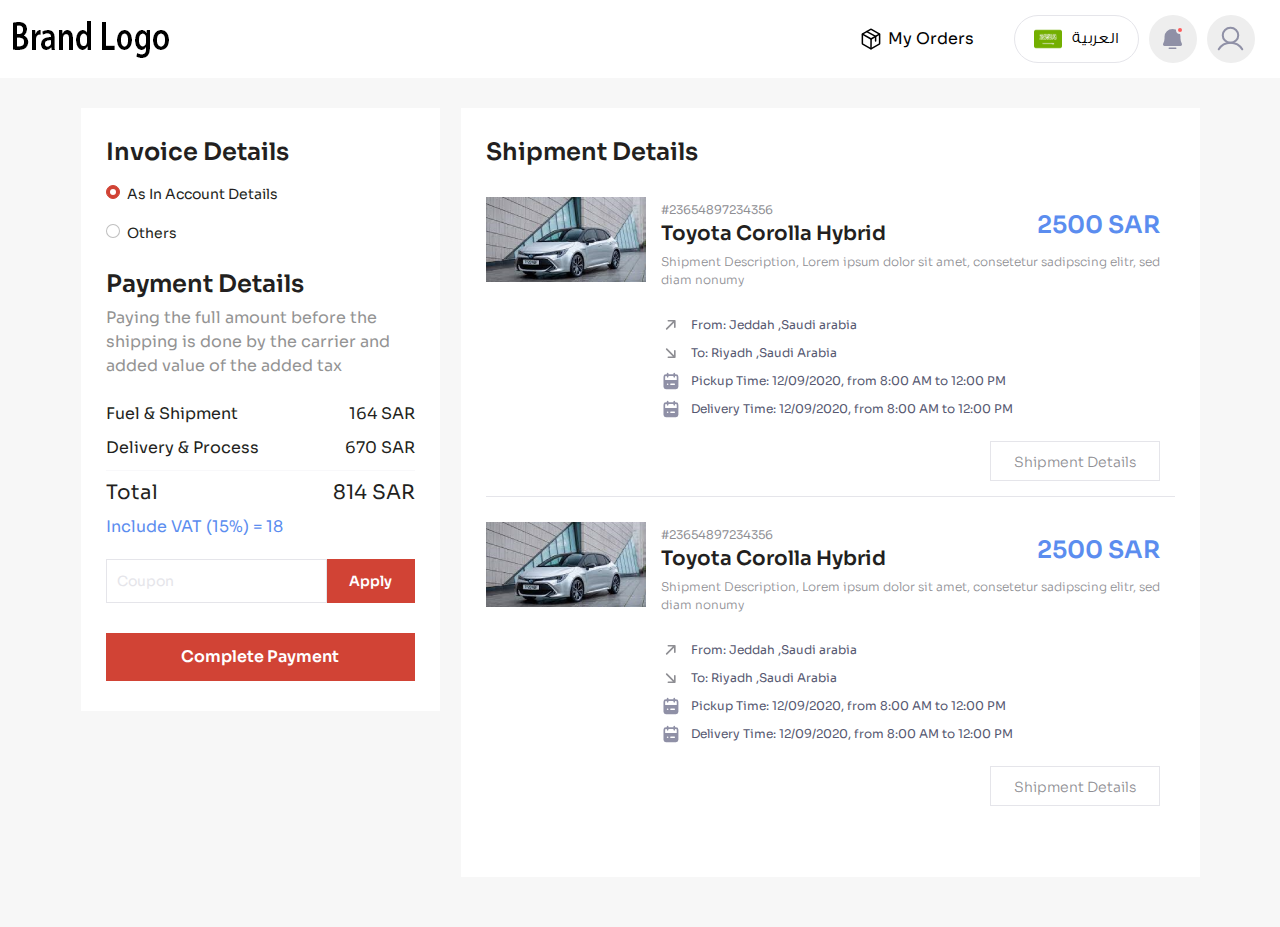
<file: checkout.html>
<!DOCTYPE html>
<html lang="en">

<head>
    <meta charset="UTF-8">
    <meta http-equiv="X-UA-Compatible" content="IE=edge">
    <meta name="viewport" content="width=device-width, initial-scale=1.0">
    <title>Fleeti :: HTML Dashboard</title>

    <link rel="stylesheet" href="assets/css/bootstrap.min.css">
    <link rel="stylesheet" href="assets/css/all.min.css">
    <link rel="stylesheet" href="assets/css/line-awesome.min.css">
    <link rel="stylesheet" href="assets/css/slick.css">
    <link rel="stylesheet" href="assets/css/nice-select.css">

    <!-- Favicon -->
    <link rel="shortcut icon" href="assets/images/favicon.png" type="image/x-icon">

    <!-- Main CSS -->
    <link rel="stylesheet" href="assets/css/style.css">
</head>

<body class="dashboard">

    <div class="body-overlay"></div>

    <!-- Header start -->
    <header class="dashboard-header">
        <div class="container-fluid">
            <div class="content">
                <div class="logo">
                    <a href="index.html">
                        <img src="assets/images/logo-3.png" alt="logo">
                    </a>
                </div>
                <div class="order-btn">
                    <a href="#">
                        <img src="assets/images/my-order.svg" alt="my-order">
                        <span>My Orders</span>
                    </a>
                </div>
                <div class="flag">
                    <a href="#">
                        <img src="assets/images/flug-arabic.svg" alt="flag">
                        <span>العربية</span>
                    </a>
                </div>

                <div class="right-btns">
                    <div href="javascript:void(0);" class="notification active">
                        <img src="assets/images/notification.svg" alt="notification">
                        <div class="notification-area">
                            <div class="triangle"></div>
                            <h4>Notifications</h4>
                            <ul>
                                <li><a href="#">Lorem ipsum dolor sit amet, consetetur sadipscing elitr, sed diam nonumy
                                        eirmod tempor</a></li>
                                <li><a href="#">Lorem ipsum dolor sit amet, consetetur sadipscing elitr, sed diam nonumy
                                        eirmod tempor</a></li>
                            </ul>
                        </div>
                    </div>
                    <div href="#" class="user">
                        <img src="assets/images/user.svg" alt="user">
                        <div class="user-dropdown">
                            <div class="triangle"></div>
                            <ul>
                                <li><a href="#">View Profile</a></li>
                                <li><a href="#">Log Out</a></li>
                            </ul>
                        </div>
                    </div>
                </div>

                <div class="mobile-btn">
                    <span class="mobile-toggler">
                        <i class="fas fa-bars"></i>
                    </span>

                    <div class="mobile-nav">
                        <span class="triangle"></span>
                        <ul>
                            <li>
                                <a href="#">
                                    <img src="assets/images/mobile-icon-1.svg" alt="icon">
                                    <span>My Dashboard</span>
                                    <i class="las la-angle-right"></i>
                                </a>
                            </li>
                            <li>
                                <a href="#" class="notification-toggler">
                                    <img src="assets/images/mobile-icon-2.svg" alt="icon">
                                    <span>Notifications</span>
                                    <i class="las la-angle-right"></i>
                                </a>
                            </li>
                            <li>
                                <a href="#" class="profile-toggler">
                                    <img src="assets/images/mobile-icon-3.svg" alt="icon">
                                    <span>My Profile</span>
                                    <i class="las la-angle-right"></i>
                                </a>
                            </li>
                        </ul>

                        <div class="profile">
                            <ul>
                                <li><a href="#">View Profile</a></li>
                                <li><a href="#">Log Out</a></li>
                            </ul>
                        </div>

                        <div class="notification">
                            <h3>Notifications</h3>
                            <ul>
                                <li><a href="#">Lorem Ipsum Dolor Sit Amet, Conse, tetur Eirmod Tempor</a></li>
                                <li><a href="#">Lorem Ipsum Dolor Sit Amet, Conse, tetur Eirmod Tempor</a></li>
                                <li><a href="#">Lorem Ipsum Dolor Sit Amet, Conse, tetur Eirmod Tempor</a></li>
                            </ul>
                        </div>
                    </div>
                </div>
            </div>
        </div>
    </header>
    <!-- Header end -->

    <main class="dashboard-content">
        <div class="container">
            <div class="row">
                <div class="col-lg-4 order-2 order-lg-1">
                    <div class="left-side">
                        <h2>Invoice Details</h2>
                        <form>
                            <div class="radios invoice-details">
                                <div class="form-check">
                                    <input checked class="form-check-input" type="radio" value="1" name="choose" id="as-in">
                                    <label class="form-check-label" for="as-in">
                                        As In Account Details
                                    </label>
                                </div>
                                <div class="form-check">
                                    <input class="form-check-input" value="2" type="radio" name="choose" id="other">
                                    <label class="form-check-label" for="other">
                                        Others
                                    </label>
                                </div>
                            </div>
                            <div class="details-collapse">
                                <div class="input-area">
                                    <label for="f-name" class="form-label">First Name</label>
                                    <input type="text" class="form-control" id="f-name" placeholder="Mahmoud">
                                </div>
                                <div class="input-area">
                                    <label for="l-name" class="form-label">Last Name</label>
                                    <input type="text" class="form-control" id="l-name" placeholder="Mahmoud">
                                </div>
                                <div class="input-area">
                                    <i class="fas fa-sort-down"></i>
                                    <label class="form-label">Country</label>
                                    <select class="nice-select wide">
                                        <option selected>Saudi Arabia</option>
                                        <option value="1">One</option>
                                        <option value="2">Two</option>
                                        <option value="3">Three</option>
                                    </select>
                                </div>
                                <div class="input-area mt-15">
                                    <label for="email" class="form-label">Address</label>
                                    <input type="text" class="form-control" id="email"
                                        placeholder="King Abdulalah Street, Al Tubayshi">
                                </div>
                            </div>
                            <div class="details">
                                <h2>Payment Details</h2>
                                <p>Paying the full amount before the shipping is done by the carrier and added value of
                                    the added tax</p>
                                <ul>
                                    <li>
                                        <span>Fuel & Shipment</span>
                                        <span>164 SAR</span>
                                    </li>
                                    <li>
                                        <span>Delivery & Process</span>
                                        <span>670 SAR</span>
                                    </li>
                                    <li>
                                        <hr>
                                    </li>
                                    <li class="total">
                                        <span>Total</span>
                                        <span>814 SAR</span>
                                    </li>
                                    <li class="vat">
                                        <span>Include VAT (15%) = 18</span>
                                    </li>
                                </ul>

                                <div class="coupon">
                                    <input placeholder="Coupon" type="text">
                                    <a href="javascript:void(0);">Apply</a>
                                </div>

                                <button type="submit">Complete Payment</button>
                            </div>
                        </form>
                    </div>
                </div>
                <div class="col-lg-8 order-1 order-lg-2">
                    <div class="right-side">
                        <h1>Shipment Details</h1>
                        <div class="item">
                            <div class="img">
                                <img src="assets/images/details-img.png" alt="img">
                            </div>
                            <div class="text">
                                <div class="title">
                                    <div class="left">
                                        <span class="token">#23654897234356</span>
                                        <h3>Toyota Corolla Hybrid</h3>
                                    </div>
                                    <div class="right">
                                        <p class="price">2500 SAR</p>
                                    </div>
                                </div>
                                <p>Shipment Description, Lorem ipsum dolor sit amet, consetetur sadipscing elitr, sed
                                    diam nonumy</p>

                                <ul>
                                    <li>
                                        <img src="assets/images/icon-9.svg" alt="icon">
                                        <span>From: Jeddah ,Saudi arabia</span>
                                    </li>
                                    <li>
                                        <img src="assets/images/icon-10.svg" alt="icon">
                                        <span>To: Riyadh ,Saudi Arabia</span>
                                    </li>
                                    <li>
                                        <img src="assets/images/icon-11.svg" alt="icon">
                                        <span>Pickup Time: 12/09/2020, from 8:00 AM to 12:00 PM</span>
                                    </li>
                                    <li>
                                        <img src="assets/images/icon-11.svg" alt="icon">
                                        <span>Delivery Time: 12/09/2020, from 8:00 AM to 12:00 PM</span>
                                    </li>
                                </ul>
                                <div class="btn-area">
                                    <a href="#">Shipment Details</a>
                                </div>
                            </div>
                        </div>
                        <div class="item">
                            <div class="img">
                                <img src="assets/images/details-img.png" alt="img">
                            </div>
                            <div class="text">
                                <div class="title">
                                    <div class="left">
                                        <span class="token">#23654897234356</span>
                                        <h3>Toyota Corolla Hybrid</h3>
                                    </div>
                                    <div class="right">
                                        <p class="price">2500 SAR</p>
                                    </div>
                                </div>
                                <p>Shipment Description, Lorem ipsum dolor sit amet, consetetur sadipscing elitr, sed
                                    diam nonumy</p>

                                <ul>
                                    <li>
                                        <img src="assets/images/icon-9.svg" alt="icon">
                                        <span>From: Jeddah ,Saudi arabia</span>
                                    </li>
                                    <li>
                                        <img src="assets/images/icon-10.svg" alt="icon">
                                        <span>To: Riyadh ,Saudi Arabia</span>
                                    </li>
                                    <li>
                                        <img src="assets/images/icon-11.svg" alt="icon">
                                        <span>Pickup Time: 12/09/2020, from 8:00 AM to 12:00 PM</span>
                                    </li>
                                    <li>
                                        <img src="assets/images/icon-11.svg" alt="icon">
                                        <span>Delivery Time: 12/09/2020, from 8:00 AM to 12:00 PM</span>
                                    </li>
                                </ul>
                                <div class="btn-area">
                                    <a href="#">Shipment Details</a>
                                </div>
                            </div>
                        </div>
                    </div>
                </div>
            </div>
        </div>
    </main>

    <div style="height: 50px;"></div>

    <!-- Footer start -->
    <footer class="footer-2 px-sm-30 d-block d-lg-none">
        <div class="container">
            <div class="footer-2-content">
                <div class="email">
                    <a href="#">info@fleeti.com</a>
                </div>
                <div class="menu d-none d-md-block">
                    <ul>
                        <li><a href="#">Who are we</a></li>
                        <li><a href="#">Tips Guide</a></li>
                        <li><a href="#">Terms and Conditions</a></li>
                        <li><a href="#">Privacy Policy</a></li>
                        <li><a href="#">Contact us</a></li>
                    </ul>
                </div>
                <div class="social">
                    <ul>
                        <li><a href="#"><i class="fab fa-twitter"></i></a></li>
                        <li><a href="#"><i class="fab fa-facebook-f"></i></a></li>
                        <li><a href="#"><i class="fab fa-instagram"></i></a></li>
                        <li><a href="#"><i class="fab fa-linkedin-in"></i></a></li>
                    </ul>
                </div>
            </div>
        </div>
    </footer>
    <!-- Footer end -->


    <script src="assets/js/jquery.2.2.4.min.js"></script>
    <script src="assets/js/bootstrap.bundle.min.js"></script>
    <script src="assets/js/slick.min.js"></script>
    <script src="assets/js/jquery.nice-select.min.js"></script>
    <script src="assets/js/custom.js"></script>

</body>

</html>
</file>
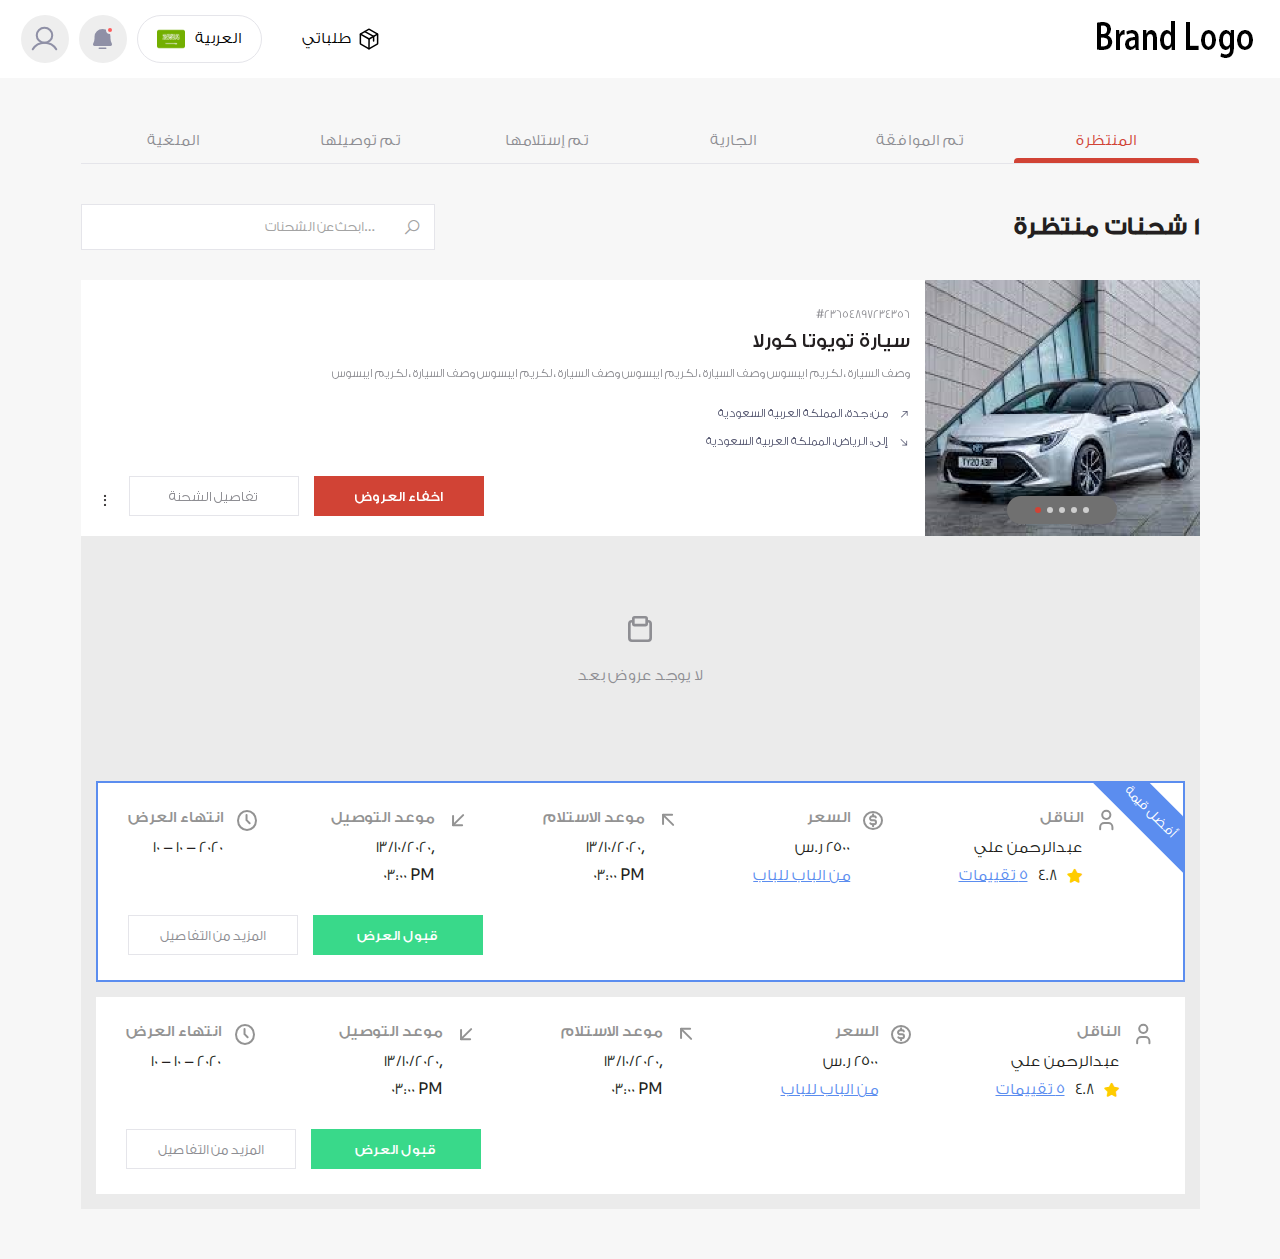
<file: index-ar.html>
<!DOCTYPE html>
<html lang="en">
<head>
    <meta charset="UTF-8">
    <meta http-equiv="X-UA-Compatible" content="IE=edge">
    <meta name="viewport" content="width=device-width, initial-scale=1.0">
    <title>Fleeti :: HTML Dashboard</title>

    <link rel="stylesheet" href="assets/css/bootstrap.min.css">
    <link rel="stylesheet" href="assets/css/all.min.css">
    <link rel="stylesheet" href="assets/css/line-awesome.min.css">
    <link rel="stylesheet" href="assets/css/slick.css">
    <link rel="stylesheet" href="assets/css/nice-select.css">

    <!-- Favicon -->
    <link rel="shortcut icon" href="assets/images/favicon.png" type="image/x-icon">

    <!-- Main CSS -->
    <link rel="stylesheet" href="assets/css/style.css">
</head>
<body class="dashboard rtl">
    
    <div class="body-overlay"></div>
    
    <!-- Header start -->
    <header class="dashboard-header">
        <div class="container-fluid">
            <div class="content">
                <div class="logo">
                    <a href="index.html">
                        <img src="assets/images/logo-3.png" alt="logo">
                    </a>
                </div>
                <div class="order-btn">
                    <a href="#">
                        <img src="assets/images/my-order.svg" alt="my-order">
                        <span>طلباتي</span>
                    </a>
                </div>
                <div class="flag">
                    <a href="#">
                        <img src="assets/images/flug-arabic.svg" alt="flag">
                        <span>العربية</span>
                    </a>
                </div>
                
                <div class="right-btns">
                    <div href="javascript:void(0);" class="notification active">
                        <img src="assets/images/notification.svg" alt="notification">
                        <div class="notification-area">
                            <div class="triangle"></div>
                            <h4>الاشعارات</h4>
                            <ul>
                                <li><a href="#">Lorem ipsum dolor sit amet, consetetur sadipscing elitr, sed diam nonumy eirmod tempor</a></li>
                                <li><a href="#">Lorem ipsum dolor sit amet, consetetur sadipscing elitr, sed diam nonumy eirmod tempor</a></li>
                            </ul>
                        </div>
                    </div>
                    <div href="#" class="user">
                        <img src="assets/images/user.svg" alt="user">
                        <div class="user-dropdown">
                            <div class="triangle"></div>
                            <ul>
                                <li><a href="#">حسابي</a></li>
                                <li><a href="#">تسجيل الخروج</a></li>
                            </ul>
                        </div>
                    </div>
                </div>

                <div class="mobile-btn">
                    <span class="mobile-toggler">
                        <i class="fas fa-bars"></i>
                    </span>

                    <div class="mobile-nav">
                        <span class="triangle"></span>
                        <ul>
                            <li>
                                <a href="#">
                                    <img src="assets/images/mobile-icon-1.svg" alt="icon">
                                    <span>طلباتي</span>
                                    <i class="las la-angle-right"></i>
                                </a>
                            </li>
                            <li>
                                <a href="#" class="notification-toggler">
                                    <img src="assets/images/mobile-icon-2.svg" alt="icon">
                                    <span>الاشعارات</span>
                                    <i class="las la-angle-right"></i>
                                </a>
                            </li>
                            <li>
                                <a href="#" class="profile-toggler">
                                    <img src="assets/images/mobile-icon-3.svg" alt="icon">
                                    <span>حسابي</span>
                                    <i class="las la-angle-right"></i>
                                </a>
                            </li>
                        </ul>

                        <div class="profile">
                            <ul>
                                <li><a href="#">حسابي</a></li>
                                <li><a href="#">تسجيل الخروج</a></li>
                            </ul>
                        </div>

                        <div class="notification">
                            <h3>الاشعارات</h3>
                            <ul>
                                <li><a href="#">Lorem Ipsum Dolor Sit Amet, Conse, tetur Eirmod Tempor</a></li>
                                <li><a href="#">Lorem Ipsum Dolor Sit Amet, Conse, tetur Eirmod Tempor</a></li>
                                <li><a href="#">Lorem Ipsum Dolor Sit Amet, Conse, tetur Eirmod Tempor</a></li>
                            </ul>
                        </div>
                    </div>
                </div>
            </div>
        </div>
    </header>
    <!-- Header end -->

    <main class="dashboard-content">
        <div class="container">
            <!-- Tabs menu start -->
            <div class="tab-menu-content">
                <ul class="nav nav-tabs" id="myTab" role="tablist">
                    <li class="nav-item" role="presentation">
                    <button class="nav-link active" id="pending-tab" data-bs-toggle="tab" data-bs-target="#pending" type="button" role="tab" aria-controls="pending" aria-selected="true">المنتظرة</button>
                    </li>
                    <li class="nav-item" role="presentation">
                    <button class="nav-link" id="accept-tab" data-bs-toggle="tab" data-bs-target="#accept" type="button" role="tab" aria-controls="accept" aria-selected="false">تم الموافقة</button>
                    </li>
                    <li class="nav-item" role="presentation">
                    <button class="nav-link" id="progress-tab" data-bs-toggle="tab" data-bs-target="#progress" type="button" role="tab" aria-controls="progress" aria-selected="false">الجارية</button>
                    </li>
                    <li class="nav-item" role="presentation">
                    <button class="nav-link" id="picked-tab" data-bs-toggle="tab" data-bs-target="#picked" type="button" role="tab" aria-controls="picked" aria-selected="false">تم إستلامها</button>
                    </li>
                    <li class="nav-item" role="presentation">
                    <button class="nav-link" id="delivered-tab" data-bs-toggle="tab" data-bs-target="#delivered" type="button" role="tab" aria-controls="delivered" aria-selected="false">تم توصيلها</button>
                    </li>
                    <li class="nav-item" role="presentation">
                    <button class="nav-link" id="canceled-tab" data-bs-toggle="tab" data-bs-target="#canceled" type="button" role="tab" aria-controls="canceled" aria-selected="false">الملغية</button>
                    </li>
                </ul>
            </div>
            <!-- Tabs menu end -->

            <!-- Tab content start -->
            <div class="tab-content" id="myTabContent">
                <div class="tab-pane fade show active" id="pending" role="tabpanel" aria-labelledby="pending-tab">
                    <div class="tab-body">
                        <div class="title">
                            <h3>١ شحنات منتظرة</h3>
                            <div class="search">
                                <form>
                                    <i class="las la-search"></i>
                                    <input type="text" placeholder="ابحث عن الشحنات…">
                                </form>
                            </div>
                        </div>
                        <div class="content">
                            <div class="top">
                                <div class="img">
                                    <div class="slider">
                                        <div class="item">
                                            <img src="assets/images/slider-1.png" alt="slider">
                                        </div>
                                        <div class="item">
                                            <img src="assets/images/slider-1.png" alt="slider">
                                        </div>
                                        <div class="item">
                                            <img src="assets/images/slider-1.png" alt="slider">
                                        </div>
                                        <div class="item">
                                            <img src="assets/images/slider-1.png" alt="slider">
                                        </div>
                                        <div class="item">
                                            <img src="assets/images/slider-1.png" alt="slider">
                                        </div>
                                    </div>
                                </div>
                                <div class="text">
                                    <div class="text-content">
                                        <span class="token">#23654897234356</span>
                                        <h4>سيارة تويوتا كورلا</h4>
                                        <p>وصف السيارة ، لكريم ايبسوس وصف السيارة ، لكريم ايبسوس وصف السيارة ، لكريم ايبسوس وصف السيارة ، لكريم ايبسوس </p>
                                        <ul>
                                            <li>
                                                <i class="las la-arrow-up"></i>
                                                <span>من: جدة، المملكة العربية السعودية</span>
                                            </li>
                                            <li>
                                                <i class="las la-arrow-up"></i>
                                                <span>إلى: الرياض، المملكة العربية السعودية</span>
                                            </li>
                                        </ul>
                                    </div>
                                    <div class="btn-area">
                                        <a href="#" class="hide-offer">اخفاء العروض</a>
                                        <a href="#" class="details">تفاصيل الشحنة</a>
                                        <span class="dots">
                                            <i class="las la-ellipsis-v"></i>
                                            <a href="#" data-bs-toggle="modal" data-bs-target="#cancel-shipment">إلغاء الشحنة</a>
                                        </span>
                                    </div>
                                </div>
                            </div>
                            <div class="list">
                                <div class="blank">
                                    <div class="content">
                                        <img src="assets/images/blank.svg" alt="blank">
                                        <span>لا يوجد عروض بعد</span>
                                    </div>
                                </div>
                                <ul>
                                    <li class="best">
                                        <span>أفضل قيمة</span>
                                        <div class="items">
                                            <div class="item">
                                                <img src="assets/images/icon-1.svg" alt="icon">
                                                <h5>الناقل</h5>
                                                <p>عبدالرحمن علي</p>
                                                <div class="reviews">
                                                    <i class="fas fa-star"></i>
                                                    <span class="count">4.8</span>
                                                    <span class="color">٥ تقييمات</span>
                                                </div>
                                            </div>
                                            <div class="item">
                                                <img src="assets/images/icon-2.svg" alt="icon">
                                                <h5>السعر</h5>
                                                <p>٢٥٠٠ ر.س</p>
                                                <span class="color">من الباب للباب</span>
                                            </div>
                                            <div class="item">
                                                <img src="assets/images/icon-3.svg" alt="icon">
                                                <h5>موعد الاستلام</h5>
                                                <p>13/10/2020,</p>
                                                <span>03:00 PM</span>
                                            </div>
                                            <div class="item">
                                                <img src="assets/images/icon-4.svg" alt="icon">
                                                <h5>موعد التوصيل</h5>
                                                <p>13/10/2020,</p>
                                                <span>03:00 PM</span>
                                            </div>
                                            <div class="item">
                                                <img src="assets/images/icon-5.svg" alt="icon">
                                                <h5>انتهاء العرض</h5>
                                                <p>10 - 10 - 2020</p>
                                            </div>
                                        </div>
                                        <div class="btn-area">
                                            <a class="accept" href="#">قبول العرض</a>
                                            <a href="#" class="more" data-bs-toggle="modal" data-bs-target="#more-details-before">المزيد من التفاصيل</a>
                                        </div>
                                    </li>
                                    <li>
                                        <div class="items">
                                            <div class="item">
                                                <img src="assets/images/icon-1.svg" alt="icon">
                                                <h5>الناقل</h5>
                                                <p>عبدالرحمن علي</p>
                                                <div class="reviews">
                                                    <i class="fas fa-star"></i>
                                                    <span class="count">4.8</span>
                                                    <span class="color">٥ تقييمات</span>
                                                </div>
                                            </div>
                                            <div class="item">
                                                <img src="assets/images/icon-2.svg" alt="icon">
                                                <h5>السعر</h5>
                                                <p>٢٥٠٠ ر.س</p>
                                                <span class="color">من الباب للباب</span>
                                            </div>
                                            <div class="item">
                                                <img src="assets/images/icon-3.svg" alt="icon">
                                                <h5>موعد الاستلام</h5>
                                                <p>13/10/2020,</p>
                                                <span>03:00 PM</span>
                                            </div>
                                            <div class="item">
                                                <img src="assets/images/icon-4.svg" alt="icon">
                                                <h5>موعد التوصيل</h5>
                                                <p>13/10/2020,</p>
                                                <span>03:00 PM</span>
                                            </div>
                                            <div class="item">
                                                <img src="assets/images/icon-5.svg" alt="icon">
                                                <h5>انتهاء العرض</h5>
                                                <p>10 - 10 - 2020</p>
                                            </div>
                                        </div>
                                        <div class="btn-area">
                                            <a class="accept" href="#">قبول العرض</a>
                                            <a href="#" class="more" data-bs-toggle="modal" data-bs-target="#more-details-before">المزيد من التفاصيل</a>
                                        </div>
                                    </li>
                                    
                                </ul>
                            </div>
                        </div>
                    </div>
                </div>
                <div class="tab-pane fade" id="accept" role="tabpanel" aria-labelledby="accept-tab">
                    <div class="tab-body">
                        <div class="title">
                            <h3>١ شحنة تم الموافقة عليها</h3>
                            <div class="search">
                                <form>
                                    <i class="las la-search"></i>
                                    <input type="text" placeholder="ابحث عن الشحنات…">
                                </form>
                            </div>
                        </div>
                        <div class="content">
                            <div class="top">
                                <div class="img">
                                    <div class="slider">
                                        <div class="item">
                                            <img src="assets/images/slider-1.png" alt="slider">
                                        </div>
                                        <div class="item">
                                            <img src="assets/images/slider-1.png" alt="slider">
                                        </div>
                                        <div class="item">
                                            <img src="assets/images/slider-1.png" alt="slider">
                                        </div>
                                        <div class="item">
                                            <img src="assets/images/slider-1.png" alt="slider">
                                        </div>
                                        <div class="item">
                                            <img src="assets/images/slider-1.png" alt="slider">
                                        </div>
                                    </div>
                                </div>
                                <div class="text">
                                    <div class="text-content">
                                        <span class="status">الناقل سوف يبدء العمل</span>
                                        <span class="token">#23654897234356</span>
                                        <h4>سيارة تويوتا كورلا</h4>
                                        <p>وصف السيارة ، لكريم ايبسوس وصف السيارة ، لكريم ايبسوس وصف السيارة ، لكريم ايبسوس وصف السيارة ، لكريم ايبسوس </p>
                                        <ul>
                                            <li>
                                                <i class="las la-arrow-up"></i>
                                                <span>من: جدة، المملكة العربية السعودية</span>
                                            </li>
                                            <li>
                                                <i class="las la-arrow-up"></i>
                                                <span>إلى: الرياض، المملكة العربية السعودية</span>
                                            </li>
                                        </ul>
                                    </div>
                                    <div class="btn-area">
                                        <a href="#" class="hide-offer">اخفاء العروض</a>
                                        <a href="#" class="details">تفاصيل الشحنة</a>
                                        <span class="dots">
                                            <i class="las la-ellipsis-v"></i>
                                            <a href="#" data-bs-toggle="modal" data-bs-target="#cancel-shipment">إلغاء الشحنة</a>
                                        </span>
                                    </div>
                                </div>
                            </div>
                            <div class="list">
                                
                                <ul>
                                    <li>
                                        <div class="items">
                                            <div class="item">
                                                <img src="assets/images/icon-1.svg" alt="icon">
                                                <h5>الناقل</h5>
                                                <p>عبدالرحمن علي</p>
                                                <div class="reviews">
                                                    <i class="fas fa-star"></i>
                                                    <span class="count">4.8</span>
                                                    <span class="color">٥ تقييمات</span>
                                                </div>
                                            </div>
                                            <div class="item">
                                                <img src="assets/images/icon-12.svg" alt="icon">
                                                <h5>تفاصيل التواصل</h5>
                                                <p>+699 27762986</p>
                                            </div>
                                            <div class="item">
                                                <img src="assets/images/icon-2.svg" alt="icon">
                                                <h5>السعر</h5>
                                                <p>٢٥٠٠ ر.س</p>
                                                <span class="color">تفاصيل الدفع</span>
                                            </div>
                                            <div class="item">
                                                <img src="assets/images/icon-3.svg" alt="icon">
                                                <h5>موعد الاستلام</h5>
                                                <p>13/10/2020,</p>
                                                <span>03:00 PM</span>
                                            </div>
                                            <div class="item">
                                                <img src="assets/images/icon-4.svg" alt="icon">
                                                <h5>موعد التوصيل</h5>
                                                <p>13/10/2020,</p>
                                                <span>03:00 PM</span>
                                            </div>
                                        </div>
                                        <div class="btn-area">
                                            <a class="accept accepted" href="#">تم قبول العرض</a>
                                            <a href="#" class="more" data-bs-toggle="modal" data-bs-target="#more-details">المزيد من التفاصيل</a>
                                        </div>
                                    </li>
                                </ul>
                            </div>
                        </div>
                    </div>
                </div>
                <div class="tab-pane fade" id="progress" role="tabpanel" aria-labelledby="progress-tab">
                    <div class="tab-body">
                        <div class="title">
                            <h3>١ شحنة تم الموافقة عليها</h3>
                            <div class="search">
                                <form>
                                    <i class="las la-search"></i>
                                    <input type="text" placeholder="ابحث عن الشحنات…">
                                </form>
                            </div>
                        </div>
                        <div class="content">
                            <div class="top">
                                <div class="img">
                                    <div class="slider">
                                        <div class="item">
                                            <img src="assets/images/slider-1.png" alt="slider">
                                        </div>
                                        <div class="item">
                                            <img src="assets/images/slider-1.png" alt="slider">
                                        </div>
                                        <div class="item">
                                            <img src="assets/images/slider-1.png" alt="slider">
                                        </div>
                                        <div class="item">
                                            <img src="assets/images/slider-1.png" alt="slider">
                                        </div>
                                        <div class="item">
                                            <img src="assets/images/slider-1.png" alt="slider">
                                        </div>
                                    </div>
                                </div>
                                <div class="text">
                                    <div class="text-content">
                                        <span class="status">في انتظار الاستلام</span>
                                        <span class="token">#23654897234356</span>
                                        <h4>سيارة تويوتا كورلا</h4>
                                        <p>وصف السيارة ، لكريم ايبسوس وصف السيارة ، لكريم ايبسوس وصف السيارة ، لكريم ايبسوس وصف السيارة ، لكريم ايبسوس </p>
                                        <ul>
                                            <li>
                                                <i class="las la-arrow-up"></i>
                                                <span>من: جدة، المملكة العربية السعودية</span>
                                            </li>
                                            <li>
                                                <i class="las la-arrow-up"></i>
                                                <span>إلى: الرياض، المملكة العربية السعودية</span>
                                            </li>
                                        </ul>
                                    </div>
                                    <div class="btn-area">
                                        <a href="#" class="hide-offer">اخفاء العروض</a>
                                        <a href="#" class="details">تفاصيل الشحنة</a>
                                    </div>
                                </div>
                            </div>
                            <div class="list">
                                
                                <ul>
                                    <li>
                                        <div class="items">
                                            <div class="item">
                                                <img src="assets/images/icon-1.svg" alt="icon">
                                                <h5>الناقل</h5>
                                                <p>عبدالرحمن علي</p>
                                                <div class="reviews">
                                                    <i class="fas fa-star"></i>
                                                    <span class="count">4.8</span>
                                                    <span class="color">٥ تقييمات</span>
                                                </div>
                                            </div>
                                            <div class="item">
                                                <img src="assets/images/icon-12.svg" alt="icon">
                                                <h5>تفاصيل التواصل</h5>
                                                <p>+699 27762986</p>
                                            </div>
                                            <div class="item">
                                                <img src="assets/images/icon-2.svg" alt="icon">
                                                <h5>السعر</h5>
                                                <p>٢٥٠٠ ر.س</p>
                                                <span class="color">تفاصيل الدفع</span>
                                            </div>
                                            <div class="item">
                                                <img src="assets/images/icon-3.svg" alt="icon">
                                                <h5>موعد الاستلام</h5>
                                                <p>13/10/2020,</p>
                                                <span>03:00 PM</span>
                                            </div>
                                            <div class="item">
                                                <img src="assets/images/icon-4.svg" alt="icon">
                                                <h5>موعد التوصيل</h5>
                                                <p>13/10/2020,</p>
                                                <span>03:00 PM</span>
                                            </div>
                                        </div>
                                        <div class="btn-area">
                                            <a class="accept accepted" href="#">تم قبول العرض</a>
                                            <a href="#" class="more" data-bs-toggle="modal" data-bs-target="#more-details">المزيد من التفاصيل</a>
                                        </div>
                                    </li>
                                </ul>
                            </div>
                        </div>
                    </div>
                </div>
                <div class="tab-pane fade" id="picked" role="tabpanel" aria-labelledby="picked-tab">
                    <div class="tab-body">
                        <div class="title">
                            <h3>١ شحنة تم الموافقة عليها</h3>
                            <div class="search">
                                <form>
                                    <i class="las la-search"></i>
                                    <input type="text" placeholder="ابحث عن الشحنات…">
                                </form>
                            </div>
                        </div>
                        <div class="content">
                            <div class="top">
                                <div class="img">
                                    <div class="slider">
                                        <div class="item">
                                            <img src="assets/images/slider-1.png" alt="slider">
                                        </div>
                                        <div class="item">
                                            <img src="assets/images/slider-1.png" alt="slider">
                                        </div>
                                        <div class="item">
                                            <img src="assets/images/slider-1.png" alt="slider">
                                        </div>
                                        <div class="item">
                                            <img src="assets/images/slider-1.png" alt="slider">
                                        </div>
                                        <div class="item">
                                            <img src="assets/images/slider-1.png" alt="slider">
                                        </div>
                                    </div>
                                </div>
                                <div class="text">
                                    <div class="text-content">
                                        <span class="status">في انتظار التوصيل</span>
                                        <span class="token">#23654897234356</span>
                                        <h4>سيارة تويوتا كورلا</h4>
                                        <p>وصف السيارة ، لكريم ايبسوس وصف السيارة ، لكريم ايبسوس وصف السيارة ، لكريم ايبسوس وصف السيارة ، لكريم ايبسوس </p>
                                        <ul>
                                            <li>
                                                <i class="las la-arrow-up"></i>
                                                <span>من: جدة، المملكة العربية السعودية</span>
                                            </li>
                                            <li>
                                                <i class="las la-arrow-up"></i>
                                                <span>إلى: الرياض، المملكة العربية السعودية</span>
                                            </li>
                                            <li>
                                                <i class="las la-box"></i>
                                                <span>كود الشحنة: 08A721</span>
                                            </li>
                                        </ul>
                                    </div>
                                    <div class="btn-area">
                                        <a href="#" class="hide-offer">اخفاء العروض</a>
                                        <a href="#" class="details full-width">تفاصيل الشحنة</a>
                                    </div>
                                </div>
                            </div>
                            <div class="list">
                                
                                <ul>
                                    <li>
                                        <div class="items">
                                            <div class="item">
                                                <img src="assets/images/icon-1.svg" alt="icon">
                                                <h5>الناقل</h5>
                                                <p>عبدالرحمن علي</p>
                                                <div class="reviews">
                                                    <i class="fas fa-star"></i>
                                                    <span class="count">4.8</span>
                                                    <span class="color">٥ تقييمات</span>
                                                </div>
                                            </div>
                                            <div class="item">
                                                <img src="assets/images/icon-12.svg" alt="icon">
                                                <h5>تفاصيل التواصل</h5>
                                                <p>+699 27762986</p>
                                            </div>
                                            <div class="item">
                                                <img src="assets/images/icon-2.svg" alt="icon">
                                                <h5>السعر</h5>
                                                <p>٢٥٠٠ ر.س</p>
                                                <span class="color">تفاصيل الدفع</span>
                                            </div>
                                            <div class="item">
                                                <img src="assets/images/icon-3.svg" alt="icon">
                                                <h5>موعد الاستلام</h5>
                                                <p>13/10/2020,</p>
                                                <span>03:00 PM</span>
                                            </div>
                                            <div class="item">
                                                <img src="assets/images/icon-4.svg" alt="icon">
                                                <h5>موعد التوصيل</h5>
                                                <p>13/10/2020,</p>
                                                <span>03:00 PM</span>
                                            </div>
                                        </div>
                                        <div class="btn-area">
                                            <a class="accept accepted" href="#">تم قبول العرض</a>
                                            <a href="#" class="more" data-bs-toggle="modal" data-bs-target="#more-details">المزيد من التفاصيل</a>
                                        </div>
                                    </li>
                                </ul>
                            </div>
                        </div>
                    </div>
                </div>
                <div class="tab-pane fade" id="delivered" role="tabpanel" aria-labelledby="delivered-tab">
                    <div class="tab-body">
                        <div class="title">
                            <h3>١ شحنة تم الموافقة عليها</h3>
                            <div class="search">
                                <form>
                                    <i class="las la-search"></i>
                                    <input type="text" placeholder="ابحث عن الشحنات…">
                                </form>
                            </div>
                        </div>
                        <div class="content">
                            <div class="top">
                                <div class="img">
                                    <div class="slider">
                                        <div class="item">
                                            <img src="assets/images/slider-1.png" alt="slider">
                                        </div>
                                        <div class="item">
                                            <img src="assets/images/slider-1.png" alt="slider">
                                        </div>
                                        <div class="item">
                                            <img src="assets/images/slider-1.png" alt="slider">
                                        </div>
                                        <div class="item">
                                            <img src="assets/images/slider-1.png" alt="slider">
                                        </div>
                                        <div class="item">
                                            <img src="assets/images/slider-1.png" alt="slider">
                                        </div>
                                    </div>
                                </div>
                                <div class="text">
                                    <div class="text-content">
                                        <span class="status">تم التوصيل</span>
                                        <span class="token">#23654897234356</span>
                                        <h4>سيارة تويوتا كورلا</h4>
                                        <p>وصف السيارة ، لكريم ايبسوس وصف السيارة ، لكريم ايبسوس وصف السيارة ، لكريم ايبسوس وصف السيارة ، لكريم ايبسوس </p>
                                        <ul>
                                            <li>
                                                <i class="las la-arrow-up"></i>
                                                <span>من: جدة، المملكة العربية السعودية</span>
                                            </li>
                                            <li>
                                                <i class="las la-arrow-up"></i>
                                                <span>إلى: الرياض، المملكة العربية السعودية</span>
                                            </li>
                                        </ul>
                                    </div>
                                    <div class="btn-area">
                                        <a href="#" class="hide-offer">اخفاء العروض</a>
                                        <a href="#" class="ratting" data-bs-toggle="modal" data-bs-target="#ratting-modal">تقييم الناقل</a>
                                        <a href="#" class="details full-width">تفاصيل الشحنة</a>
                                    </div>
                                </div>
                            </div>
                            <div class="list">
                                <ul>
                                    <li>
                                        <div class="items">
                                            <div class="item">
                                                <img src="assets/images/icon-1.svg" alt="icon">
                                                <h5>الناقل</h5>
                                                <p>عبدالرحمن علي</p>
                                                <div class="reviews">
                                                    <i class="fas fa-star"></i>
                                                    <span class="count">4.8</span>
                                                    <span class="color">٥ تقييمات</span>
                                                </div>
                                            </div>
                                            <div class="item">
                                                <img src="assets/images/icon-12.svg" alt="icon">
                                                <h5>تفاصيل التواصل</h5>
                                                <p>+699 27762986</p>
                                            </div>
                                            <div class="item">
                                                <img src="assets/images/icon-2.svg" alt="icon">
                                                <h5>السعر</h5>
                                                <p>٢٥٠٠ ر.س</p>
                                                <span class="color">تفاصيل الدفع</span>
                                            </div>
                                            <div class="item">
                                                <img src="assets/images/icon-3.svg" alt="icon">
                                                <h5>موعد الاستلام</h5>
                                                <p>13/10/2020,</p>
                                                <span>03:00 PM</span>
                                            </div>
                                            <div class="item">
                                                <img src="assets/images/icon-4.svg" alt="icon">
                                                <h5>موعد التوصيل</h5>
                                                <p>13/10/2020,</p>
                                                <span>03:00 PM</span>
                                            </div>
                                        </div>
                                        <div class="btn-area">
                                            <a class="accept accepted" href="#">تم قبول العرض</a>
                                            <a href="#" class="more" data-bs-toggle="modal" data-bs-target="#more-details">المزيد من التفاصيل</a>
                                        </div>
                                    </li>
                                </ul>
                            </div>
                        </div>
                    </div>
                </div>
                <div class="tab-pane fade" id="canceled" role="tabpanel" aria-labelledby="canceled-tab">
                    <div class="tab-body">
                        <div class="title">
                            <h3>١ شحنة تم الموافقة عليها</h3>
                            <div class="search">
                                <form>
                                    <i class="las la-search"></i>
                                    <input type="text" placeholder="ابحث عن الشحنات…">
                                </form>
                            </div>
                        </div>
                        <div class="content">
                            <div class="top">
                                <div class="img">
                                    <div class="slider">
                                        <div class="item">
                                            <img src="assets/images/slider-1.png" alt="slider">
                                        </div>
                                        <div class="item">
                                            <img src="assets/images/slider-1.png" alt="slider">
                                        </div>
                                        <div class="item">
                                            <img src="assets/images/slider-1.png" alt="slider">
                                        </div>
                                        <div class="item">
                                            <img src="assets/images/slider-1.png" alt="slider">
                                        </div>
                                        <div class="item">
                                            <img src="assets/images/slider-1.png" alt="slider">
                                        </div>
                                    </div>
                                </div>
                                <div class="text">
                                    <div class="text-content">
                                        <span class="status">تم التوصيل</span>
                                        <span class="token">#23654897234356</span>
                                        <h4>سيارة تويوتا كورلا</h4>
                                        <p>وصف السيارة ، لكريم ايبسوس وصف السيارة ، لكريم ايبسوس وصف السيارة ، لكريم ايبسوس وصف السيارة ، لكريم ايبسوس </p>
                                        <ul>
                                            <li>
                                                <i class="las la-arrow-up"></i>
                                                <span>من: جدة، المملكة العربية السعودية</span>
                                            </li>
                                            <li>
                                                <i class="las la-arrow-up"></i>
                                                <span>إلى: الرياض، المملكة العربية السعودية</span>
                                            </li>
                                        </ul>
                                    </div>
                                    <div class="btn-area">
                                        <a href="#" class="hide-offer">اخفاء العروض</a>
                                        <a href="#" class="ratting" data-bs-toggle="modal" data-bs-target="#ratting-modal">تقييم الناقل</a>
                                        <a href="#" class="details full-width">تفاصيل الشحنة</a>
                                    </div>
                                </div>
                            </div>
                            <div class="list">
                                
                                <ul>
                                    <li>
                                        <div class="items">
                                            <div class="item">
                                                <img src="assets/images/icon-1.svg" alt="icon">
                                                <h5>الناقل</h5>
                                                <p>عبدالرحمن علي</p>
                                                <div class="reviews">
                                                    <i class="fas fa-star"></i>
                                                    <span class="count">4.8</span>
                                                    <span class="color">٥ تقييمات</span>
                                                </div>
                                            </div>
                                            <div class="item">
                                                <img src="assets/images/icon-12.svg" alt="icon">
                                                <h5>تفاصيل التواصل</h5>
                                                <p>+699 27762986</p>
                                            </div>
                                            <div class="item">
                                                <img src="assets/images/icon-2.svg" alt="icon">
                                                <h5>السعر</h5>
                                                <p>٢٥٠٠ ر.س</p>
                                                <span class="color">تفاصيل الدفع</span>
                                            </div>
                                            <div class="item">
                                                <img src="assets/images/icon-3.svg" alt="icon">
                                                <h5>موعد الاستلام</h5>
                                                <p>13/10/2020,</p>
                                                <span>03:00 PM</span>
                                            </div>
                                            <div class="item">
                                                <img src="assets/images/icon-4.svg" alt="icon">
                                                <h5>موعد التوصيل</h5>
                                                <p>13/10/2020,</p>
                                                <span>03:00 PM</span>
                                            </div>
                                        </div>
                                        <div class="btn-area">
                                            <a class="accept accepted" href="#">تم قبول العرض</a>
                                            <a href="#" class="more" data-bs-toggle="modal" data-bs-target="#more-details">المزيد من التفاصيل</a>
                                        </div>
                                    </li>
                                </ul>
                            </div>
                        </div>
                    </div>
                </div>
            </div>
            <!-- Tab content end -->
        </div>
    </main>

    <div style="height: 50px;"></div>

    <!-- Footer start -->
    <footer class="footer-2 px-sm-30 d-block d-lg-none">
        <div class="container">
            <div class="footer-2-content">
                <div class="email">
                    <a href="#">info@fleeti.com</a>
                </div>
                <div class="menu d-none d-md-block">
                    <ul>
                        <li><a href="#">عن فليتي</a></li>
                        <li><a href="#">النصائح</a></li>
                        <li><a href="#">الشروط و الاحكام</a></li>
                        <li><a href="#">سياسة الاستخدام</a></li>
                        <li><a href="#">تواصل معنا</a></li>      
                    </ul>
                </div>
                <div class="social">
                    <ul>
                        <li><a href="#"><i class="fab fa-twitter"></i></a></li>
                        <li><a href="#"><i class="fab fa-facebook-f"></i></a></li>
                        <li><a href="#"><i class="fab fa-instagram"></i></a></li>
                        <li><a href="#"><i class="fab fa-linkedin-in"></i></a></li>
                    </ul>
                </div>
            </div>
        </div>
    </footer>
    <!-- Footer end -->

    <!-- More details modal start -->
    <div class="modal fade custom-modal" id="more-details-before" tabindex="-1" aria-labelledby="exampleModalLabel" aria-hidden="true">
        <div class="modal-dialog modal-dialog-centered custom-width">
          <div class="modal-content">
            <div class="items">
                <div class="item">
                    <img src="assets/images/icon-1.svg" alt="icon">
                    <h5>العميل</h5>
                    <p>محمود سامي</p>
                    <div class="reviews">
                        <i class="fas fa-star"></i>
                        <span class="count">4.8</span>
                        <span class="color">٥ تقييمات</span>
                    </div>
                </div>
                <div class="item">
                    <img src="assets/images/icon-2.svg" alt="icon">
                    <h5>السعر</h5>
                    <p>٢٥٠٠ ر.س</p>
                </div>
                <div class="item">
                    <img src="assets/images/icon-3.svg" alt="icon">
                    <h5>تاريخ انتهاء العرض</h5>
                    <p>13/10/2020,</p>
                    <span>03:00 PM</span>
                </div>
                <div class="item">
                    <img src="assets/images/icon-4.svg" alt="icon">
                    <h5>وقت الاستلام</h5>
                    <p>13/10/2020,</p>
                    <span>03:00 PM</span>
                </div>
                <div class="item">
                    <img src="assets/images/icon-5.svg" alt="icon">
                    <h5>وقت التسليم</h5>
                    <p>10 - 10 - 2020</p>
                </div>
                <div class="item">
                    <img src="assets/images/icon-6.svg" alt="icon">
                    <h5>وسيلة النقل</h5>
                    <p>النقل البري</p>
                </div>

                <div class="item w-100">
                    <img src="assets/images/icon-7.svg" alt="icon">
                    <h5>ملاحظات</h5>
                    <p>لوريم ايبسوم هو نموذج افتراضي يوضع في التصاميم لتعرض على العميل ليتصور طريقه وضع النصوص بالتصاميم سواء كانت تصاميم مطبوعه … بروشور او فلاير على سبيل المثال … او نماذج مواقع انترنت …</p>
                </div>
                
            </div>
            <div class="btn-area">
                <a href="#" class="cancel" data-bs-dismiss="modal">الرجوع</a>
                <a class="accept" href="#">قبول العرض</a>
            </div>
          </div>
        </div>
      </div>
    <!-- More details modal end -->

    <!-- More details modal start -->
    <div class="modal fade custom-modal" id="more-details" tabindex="-1" aria-labelledby="exampleModalLabel" aria-hidden="true">
        <div class="modal-dialog modal-dialog-centered custom-width">
          <div class="modal-content">
            <div class="items">
                <div class="item">
                    <img src="assets/images/icon-1.svg" alt="icon">
                    <h5>العميل</h5>
                    <p>محمود سامي</p>
                    <div class="reviews">
                        <i class="fas fa-star"></i>
                        <span class="count">4.8</span>
                        <span class="color">٥ تقييمات</span>
                    </div>
                </div>
                <div class="item">
                    <img src="assets/images/icon-2.svg" alt="icon">
                    <h5>السعر</h5>
                    <p>٢٥٠٠ ر.س</p>
                </div>
                <div class="item">
                    <img src="assets/images/icon-3.svg" alt="icon">
                    <h5>تاريخ انتهاء العرض</h5>
                    <p>13/10/2020,</p>
                    <span>03:00 PM</span>
                </div>
                <div class="item">
                    <img src="assets/images/icon-4.svg" alt="icon">
                    <h5>وقت الاستلام</h5>
                    <p>13/10/2020,</p>
                    <span>03:00 PM</span>
                </div>
                <div class="item">
                    <img src="assets/images/icon-5.svg" alt="icon">
                    <h5>وقت التسليم</h5>
                    <p>10 - 10 - 2020</p>
                </div>
                <div class="item">
                    <img src="assets/images/icon-6.svg" alt="icon">
                    <h5>وسيلة النقل</h5>
                    <p>النقل البري</p>
                </div>

                <div class="item w-100">
                    <img src="assets/images/icon-7.svg" alt="icon">
                    <h5>ملاحظات</h5>
                    <p>لوريم ايبسوم هو نموذج افتراضي يوضع في التصاميم لتعرض على العميل ليتصور طريقه وضع النصوص بالتصاميم سواء كانت تصاميم مطبوعه … بروشور او فلاير على سبيل المثال … او نماذج مواقع انترنت …</p>
                </div>
                <div class="item w-100">
                    <img src="assets/images/icon-8.svg" alt="icon">
                    <h5>تفاصيل التواصل</h5>
                    <p>رقم الهاتف: +699 27762986
                        <br> الهاتف الأرضي: 69564874</p>
                </div>
            </div>
            <div class="btn-area">
                <a href="#" class="cancel" data-bs-dismiss="modal">الرجوع</a>
                <a class="accept accepted" href="#">تم قبول العرض</a>
            </div>
          </div>
        </div>
      </div>
    <!-- More details modal end -->

    <!-- Ratting modal start -->
    <div class="modal fade custom-modal" id="ratting-modal" tabindex="-1" aria-labelledby="exampleModalLabel" aria-hidden="true">
        <div class="modal-dialog modal-dialog-centered custom-width ratting-modal">
          <div class="modal-content">
            <h2>قيم تجربتك</h2>
            <p>أخبرنا إذا كنت راضيًا عن الناقل</p>
            <form>
                <div class="ratting">
                    <label class="active">
                        <i class="fas fa-star"></i>
                        <input type="radio" value="1">
                    </label>
                    <label class="active">
                        <i class="fas fa-star"></i>
                        <input type="radio" value="2">
                    </label>
                    <label class="active">
                        <i class="fas fa-star"></i>
                        <input type="radio" value="3">
                    </label>
                    <label class="active">
                        <i class="fas fa-star"></i>
                        <input type="radio" value="4">
                    </label>
                    <label>
                        <i class="far fa-star"></i>
                        <input type="radio" value="5">
                    </label>
                    
                </div>
                <label>إخبرنا المزيد</label>
                <textarea placeholder="صف تجربتك …"></textarea>
                <div class="ratting-btn-area">
                    <a href="#" class="cancel" data-bs-dismiss="modal">الغاء</a>
                    <button type="submit" class="accept" href="#">إرسال</button>
                </div>
            </form>
          </div>
        </div>
      </div>
    <!-- Ratting modal end -->

    <!-- Cancel shipment start -->
    <div class="modal fade custom-modal" id="cancel-shipment" tabindex="-1" aria-labelledby="exampleModalLabel" aria-hidden="true">
        <div class="modal-dialog modal-dialog-centered custom-width cancel-shipment">
          <div class="modal-content">
            <img src="assets/images/sorry.svg" alt="img">
            <h3>نأسف لرؤيتك تذهب دون أن تتاح لنا الفرصة لخدمتك.</h3>
            <p>نظرًا لأنظمة البنوك ، فإن فترة رد الأموال إلى بطاقتك تتراوح من 5 إلى 15 يوم عمل حسب جهة إصدار بطاقتك.</p>
            <p class="warning">
                <img src="assets/images/warning.svg" alt="img">
                <span>إذا تم إلغاء الشحن قبل 12 ساعة من الشحن ، سيتم خصم 50 ريال سعودي.</span>
            </p>
            <div class="shipment-btn">
                <a href="#"  data-bs-dismiss="modal">عدم الالغاء</a>
                <a href="#" class="cancel" data-bs-toggle="modal" data-bs-target="#cancel-shipment-request">إلغاء الشحنة</a>
            </div>
          </div>
        </div>
      </div>
    <!-- Cancel shipment end -->

    <!-- Cancel shipment request start -->
    <div class="modal fade custom-modal" id="cancel-shipment-request" tabindex="-1" aria-labelledby="exampleModalLabel" aria-hidden="true">
        <div class="modal-dialog modal-dialog-centered custom-width cancel-shipment-request">
          <div class="modal-content">
            <img src="assets/images/warning-tr.svg" alt="img">
            <h3>إلغاء الشحنة</h3>
            <form>
                <h4>سبب الالغاء</h4>
                <div class="form-check">
                    <input class="form-check-input" type="radio" name="my-group" id="one">
                    <label class="form-check-label" for="one">
                        الناقل لم يبدء العمل.
                    </label>
                </div>
                <div class="form-check">
                    <input class="form-check-input" type="radio" name="my-group" id="two">
                    <label class="form-check-label" for="two">
                        موعد الاستلام غير مناسب لي.
                    </label>
                </div>
                <div class="form-check">
                    <input class="form-check-input" type="radio" name="my-group" id="three">
                    <label class="form-check-label" for="three">
                        لن اكون متواجدا افي موعد الاستلام.
                    </label>
                </div>
                <div class="form-check">
                    <input class="form-check-input" type="radio" name="my-group" id="four">
                    <label class="form-check-label" for="four">
                        اخري
                    </label>
                </div>
                <div class="textarea">
                    <label for="textarea">اخبرنا بالمزيد</label>
                    <textarea id="textarea" placeholder="اخبرنا عن سبب الالغاء…"></textarea>
                </div>

                <div class="shipment-request-btn">
                    <a href="#" data-bs-dismiss="modal">الرجوع</a>
                    <button href="#" class="request">طلب الالغاء</button>
                </div>
            </form>
            
          </div>
        </div>
      </div>
    <!-- Cancel shipment request end -->

    <script src="assets/js/jquery.2.2.4.min.js"></script>
    <script src="assets/js/bootstrap.bundle.min.js"></script>
    <script src="assets/js/slick.min.js"></script>
    <script src="assets/js/jquery.nice-select.min.js"></script>
    <script src="assets/js/custom.js"></script>
    
</body>
</html>
</file>
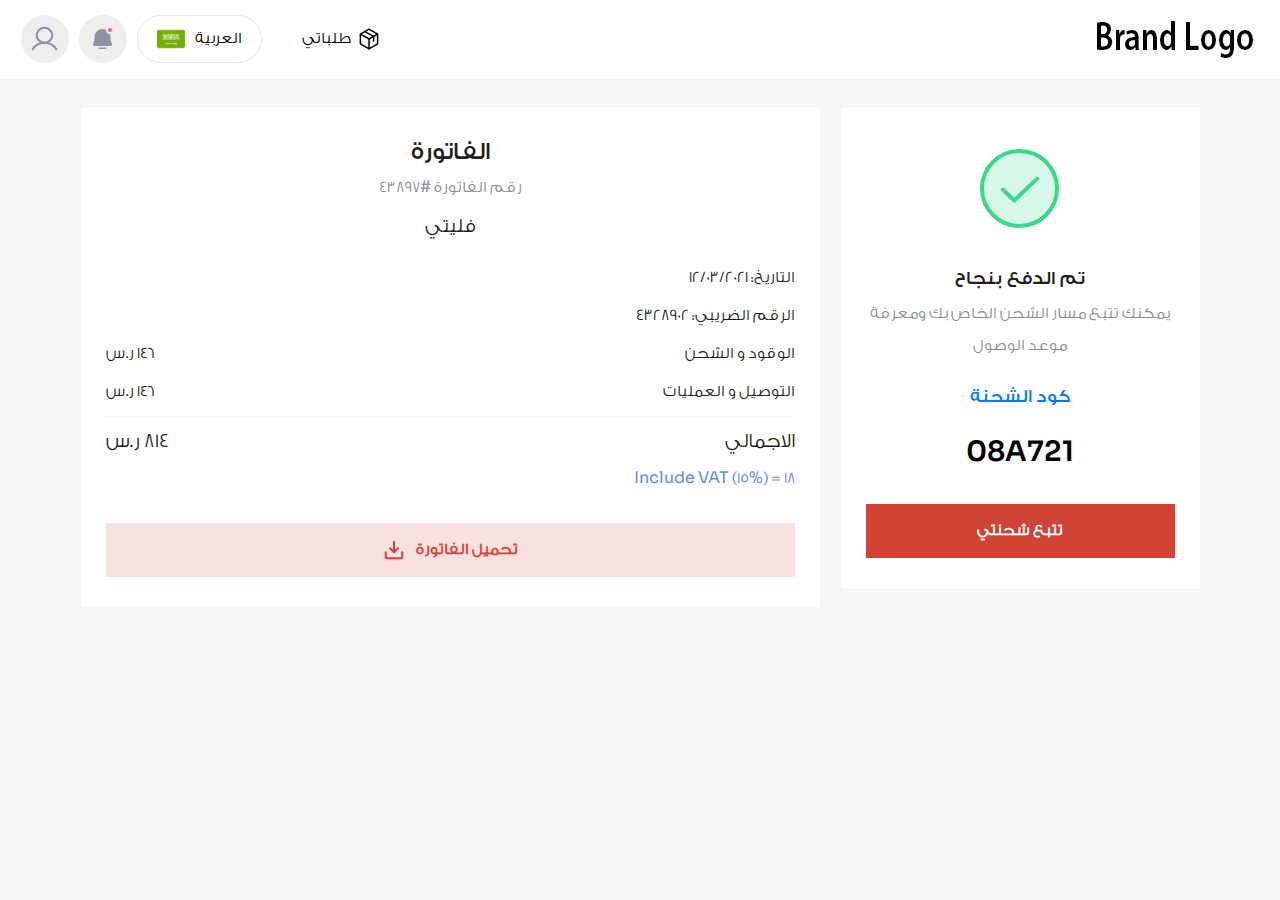
<file: invoice-ar.html>
<!DOCTYPE html>
<html lang="en">
<head>
    <meta charset="UTF-8">
    <meta http-equiv="X-UA-Compatible" content="IE=edge">
    <meta name="viewport" content="width=device-width, initial-scale=1.0">
    <title>Fleeti :: HTML Dashboard</title>

    <link rel="stylesheet" href="assets/css/bootstrap.min.css">
    <link rel="stylesheet" href="assets/css/all.min.css">
    <link rel="stylesheet" href="assets/css/line-awesome.min.css">
    <link rel="stylesheet" href="assets/css/slick.css">
    <link rel="stylesheet" href="assets/css/nice-select.css">

    <!-- Favicon -->
    <link rel="shortcut icon" href="assets/images/favicon.png" type="image/x-icon">

    <!-- Main CSS -->
    <link rel="stylesheet" href="assets/css/style.css">
</head>
<body class="dashboard rtl">
    
    <div class="body-overlay"></div>
    
    <!-- Header start -->
    <header class="dashboard-header">
        <div class="container-fluid">
            <div class="content">
                <div class="logo">
                    <a href="index.html">
                        <img src="assets/images/logo-3.png" alt="logo">
                    </a>
                </div>
                <div class="order-btn">
                    <a href="#">
                        <img src="assets/images/my-order.svg" alt="my-order">
                        <span>طلباتي</span>
                    </a>
                </div>
                <div class="flag">
                    <a href="#">
                        <img src="assets/images/flug-arabic.svg" alt="flag">
                        <span>العربية</span>
                    </a>
                </div>
                
                <div class="right-btns">
                    <div href="javascript:void(0);" class="notification active">
                        <img src="assets/images/notification.svg" alt="notification">
                        <div class="notification-area">
                            <div class="triangle"></div>
                            <h4>الاشعارات</h4>
                            <ul>
                                <li><a href="#">Lorem ipsum dolor sit amet, consetetur sadipscing elitr, sed diam nonumy eirmod tempor</a></li>
                                <li><a href="#">Lorem ipsum dolor sit amet, consetetur sadipscing elitr, sed diam nonumy eirmod tempor</a></li>
                            </ul>
                        </div>
                    </div>
                    <div href="#" class="user">
                        <img src="assets/images/user.svg" alt="user">
                        <div class="user-dropdown">
                            <div class="triangle"></div>
                            <ul>
                                <li><a href="#">حسابي</a></li>
                                <li><a href="#">تسجيل الخروج</a></li>
                            </ul>
                        </div>
                    </div>
                </div>

                <div class="mobile-btn">
                    <span class="mobile-toggler">
                        <i class="fas fa-bars"></i>
                    </span>

                    <div class="mobile-nav">
                        <span class="triangle"></span>
                        <ul>
                            <li>
                                <a href="#">
                                    <img src="assets/images/mobile-icon-1.svg" alt="icon">
                                    <span>طلباتي</span>
                                    <i class="las la-angle-right"></i>
                                </a>
                            </li>
                            <li>
                                <a href="#" class="notification-toggler">
                                    <img src="assets/images/mobile-icon-2.svg" alt="icon">
                                    <span>الاشعارات</span>
                                    <i class="las la-angle-right"></i>
                                </a>
                            </li>
                            <li>
                                <a href="#" class="profile-toggler">
                                    <img src="assets/images/mobile-icon-3.svg" alt="icon">
                                    <span>حسابي</span>
                                    <i class="las la-angle-right"></i>
                                </a>
                            </li>
                        </ul>

                        <div class="profile">
                            <ul>
                                <li><a href="#">حسابي</a></li>
                                <li><a href="#">تسجيل الخروج</a></li>
                            </ul>
                        </div>

                        <div class="notification">
                            <h3>الاشعارات</h3>
                            <ul>
                                <li><a href="#">Lorem Ipsum Dolor Sit Amet, Conse, tetur Eirmod Tempor</a></li>
                                <li><a href="#">Lorem Ipsum Dolor Sit Amet, Conse, tetur Eirmod Tempor</a></li>
                                <li><a href="#">Lorem Ipsum Dolor Sit Amet, Conse, tetur Eirmod Tempor</a></li>
                            </ul>
                        </div>
                    </div>
                </div>
            </div>
        </div>
    </header>
    <!-- Header end -->

    <main class="dashboard-content">
        <div class="container">
            <div class="row invoice-page">
                <div class="col-lg-4">
                    <div class="left-side">
                        <img src="assets/images/icon-ok.svg" alt="icon">
                        <h2>تم الدفع بنجاح</h2>
                        <p>يمكنك تتبع مسار الشحن الخاص بك ومعرفة موعد الوصول</p>
                        <h4>كود الشحنة</h4>
                        <span class="lang-en">08A721</span>
                        <a href="#">تتبع شحنتي</a>
                    </div>
                </div>
                <div class="col-lg-8">
                    <div class="right-side">
                        <div class="title">
                            <h2>الفاتورة</h2>
                            <span class="token">رقم الفاتورة #43897</span>
                            <p>فليتي</p>
                        </div>
                        <div class="des">
                            <ul>
                                <li>
                                    <span>التاريخ: 12/03/2021</span>
                                </li>
                                <li>
                                    <span>الرقم الضريبي: 4328902</span>
                                </li>
                                <li>
                                    <span>الوقود و الشحن</span>
                                    <span>١٤٦ ر.س</span>
                                </li>
                                <li>
                                    <span>التوصيل و العمليات</span>
                                    <span>١٤٦ ر.س</span>
                                </li>
                                <li>
                                    <hr>
                                </li>
                                <li class="total">
                                    <span>الاجمالي</span>
                                    <span>٨١٤ ر.س</span>
                                </li>
                                <li class="vat">
                                    <span>Include VAT (15%) = 18</span>
                                </li>
                            </ul>
                            <a href="#">
                                <img src="assets/images/download.svg" alt="download">
                                <span>تحميل الفاتورة</span>
                            </a>
                        </div>
                    </div>
                </div>
            </div>
        </div>
    </main>

    <div style="height: 50px;"></div>

    <!-- Footer start -->
    <footer class="footer-2 px-sm-30 d-block d-lg-none">
        <div class="container">
            <div class="footer-2-content">
                <div class="email">
                    <a href="#">info@fleeti.com</a>
                </div>
                <div class="menu d-none d-md-block">
                    <ul>
                        <li><a href="#">عن فليتي</a></li>
                        <li><a href="#">النصائح</a></li>
                        <li><a href="#">الشروط و الاحكام</a></li>
                        <li><a href="#">سياسة الاستخدام</a></li>
                        <li><a href="#">تواصل معنا</a></li>      
                    </ul>
                </div>
                <div class="social">
                    <ul>
                        <li><a href="#"><i class="fab fa-twitter"></i></a></li>
                        <li><a href="#"><i class="fab fa-facebook-f"></i></a></li>
                        <li><a href="#"><i class="fab fa-instagram"></i></a></li>
                        <li><a href="#"><i class="fab fa-linkedin-in"></i></a></li>
                    </ul>
                </div>
            </div>
        </div>
    </footer>
    <!-- Footer end -->


    <script src="assets/js/jquery.2.2.4.min.js"></script>
    <script src="assets/js/bootstrap.bundle.min.js"></script>
    <script src="assets/js/slick.min.js"></script>
    <script src="assets/js/jquery.nice-select.min.js"></script>
    <script src="assets/js/custom.js"></script>
    
</body>
</html>
</file>
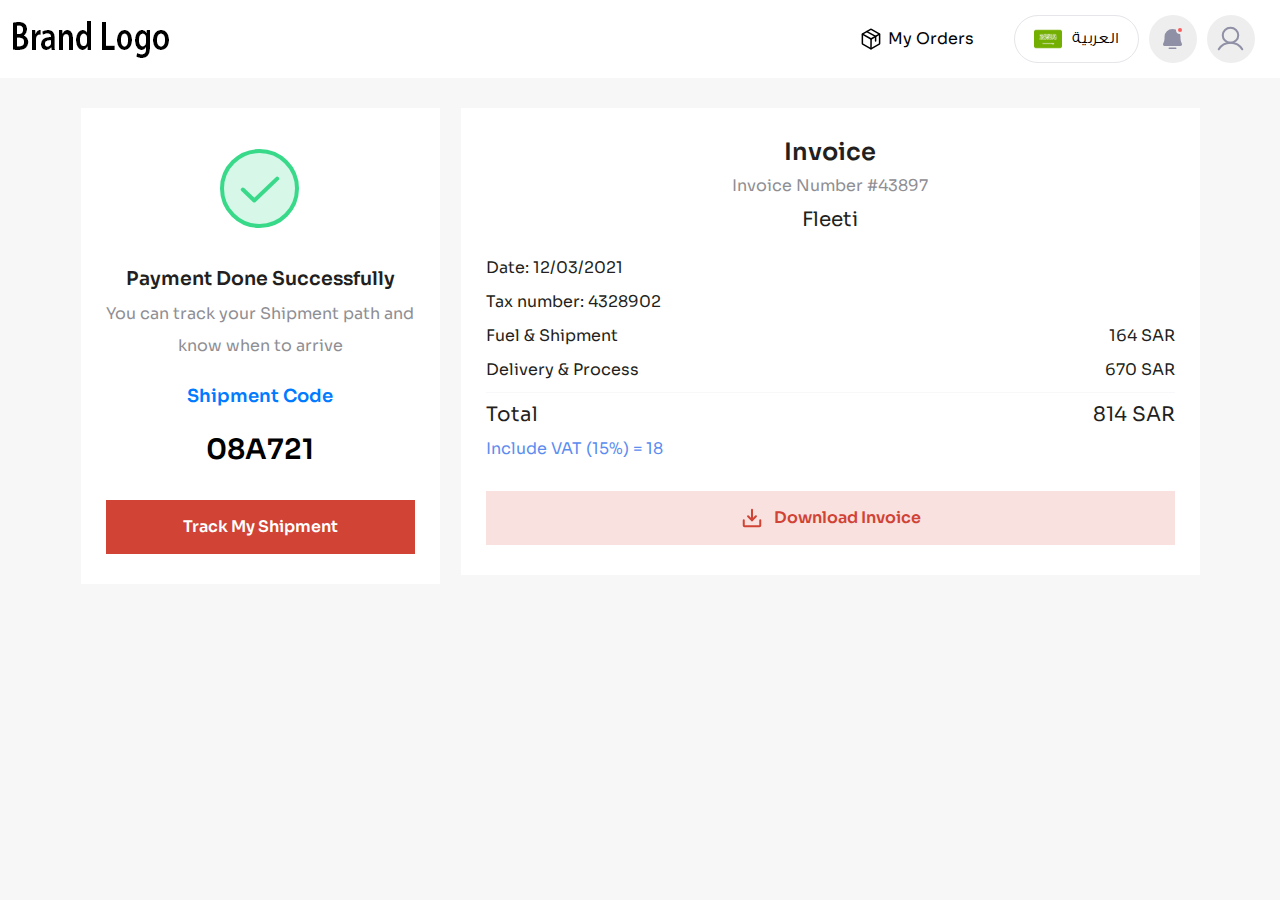
<file: invoice.html>
<!DOCTYPE html>
<html lang="en">

<head>
    <meta charset="UTF-8">
    <meta http-equiv="X-UA-Compatible" content="IE=edge">
    <meta name="viewport" content="width=device-width, initial-scale=1.0">
    <title>Fleeti :: HTML Dashboard</title>

    <link rel="stylesheet" href="assets/css/bootstrap.min.css">
    <link rel="stylesheet" href="assets/css/all.min.css">
    <link rel="stylesheet" href="assets/css/line-awesome.min.css">
    <link rel="stylesheet" href="assets/css/slick.css">
    <link rel="stylesheet" href="assets/css/nice-select.css">

    <!-- Favicon -->
    <link rel="shortcut icon" href="assets/images/favicon.png" type="image/x-icon">

    <!-- Main CSS -->
    <link rel="stylesheet" href="assets/css/style.css">
</head>

<body class="dashboard">

    <div class="body-overlay"></div>

    <!-- Header start -->
    <header class="dashboard-header">
        <div class="container-fluid">
            <div class="content">
                <div class="logo">
                    <a href="index.html">
                        <img src="assets/images/logo-3.png" alt="logo">
                    </a>
                </div>
                <div class="order-btn">
                    <a href="#">
                        <img src="assets/images/my-order.svg" alt="my-order">
                        <span>My Orders</span>
                    </a>
                </div>
                <div class="flag">
                    <a href="#">
                        <img src="assets/images/flug-arabic.svg" alt="flag">
                        <span>العربية</span>
                    </a>
                </div>

                <div class="right-btns">
                    <div href="javascript:void(0);" class="notification active">
                        <img src="assets/images/notification.svg" alt="notification">
                        <div class="notification-area">
                            <div class="triangle"></div>
                            <h4>Notifications</h4>
                            <ul>
                                <li><a href="#">Lorem ipsum dolor sit amet, consetetur sadipscing elitr, sed diam nonumy
                                        eirmod tempor</a></li>
                                <li><a href="#">Lorem ipsum dolor sit amet, consetetur sadipscing elitr, sed diam nonumy
                                        eirmod tempor</a></li>
                            </ul>
                        </div>
                    </div>
                    <div href="#" class="user">
                        <img src="assets/images/user.svg" alt="user">
                        <div class="user-dropdown">
                            <div class="triangle"></div>
                            <ul>
                                <li><a href="#">View Profile</a></li>
                                <li><a href="#">Log Out</a></li>
                            </ul>
                        </div>
                    </div>
                </div>

                <div class="mobile-btn">
                    <span class="mobile-toggler">
                        <i class="fas fa-bars"></i>
                    </span>

                    <div class="mobile-nav">
                        <span class="triangle"></span>
                        <ul>
                            <li>
                                <a href="#">
                                    <img src="assets/images/mobile-icon-1.svg" alt="icon">
                                    <span>My Dashboard</span>
                                    <i class="las la-angle-right"></i>
                                </a>
                            </li>
                            <li>
                                <a href="#" class="notification-toggler">
                                    <img src="assets/images/mobile-icon-2.svg" alt="icon">
                                    <span>Notifications</span>
                                    <i class="las la-angle-right"></i>
                                </a>
                            </li>
                            <li>
                                <a href="#" class="profile-toggler">
                                    <img src="assets/images/mobile-icon-3.svg" alt="icon">
                                    <span>My Profile</span>
                                    <i class="las la-angle-right"></i>
                                </a>
                            </li>
                        </ul>

                        <div class="profile">
                            <ul>
                                <li><a href="#">View Profile</a></li>
                                <li><a href="#">Log Out</a></li>
                            </ul>
                        </div>

                        <div class="notification">
                            <h3>Notifications</h3>
                            <ul>
                                <li><a href="#">Lorem Ipsum Dolor Sit Amet, Conse, tetur Eirmod Tempor</a></li>
                                <li><a href="#">Lorem Ipsum Dolor Sit Amet, Conse, tetur Eirmod Tempor</a></li>
                                <li><a href="#">Lorem Ipsum Dolor Sit Amet, Conse, tetur Eirmod Tempor</a></li>
                            </ul>
                        </div>
                    </div>
                </div>
            </div>
        </div>
    </header>
    <!-- Header end -->

    <main class="dashboard-content">
        <div class="container">
            <div class="row invoice-page">
                <div class="col-lg-4">
                    <div class="left-side">
                        <img src="assets/images/icon-ok.svg" alt="icon">
                        <h2>Payment Done Successfully</h2>
                        <p>You can track your Shipment path and know when to arrive</p>
                        <h4>Shipment Code</h4>
                        <span>08A721</span>
                        <a href="#">Track My Shipment</a>
                    </div>
                </div>
                <div class="col-lg-8">
                    <div class="right-side">
                        <div class="title">
                            <h2>Invoice</h2>
                            <span class="token">Invoice Number #43897</span>
                            <p>Fleeti</p>
                        </div>
                        <div class="des">
                            <ul>
                                <li>
                                    <span>Date: 12/03/2021</span>
                                </li>
                                <li>
                                    <span>Tax number: 4328902</span>
                                </li>
                                <li>
                                    <span>Fuel & Shipment</span>
                                    <span>164 SAR</span>
                                </li>
                                <li>
                                    <span>Delivery & Process</span>
                                    <span>670 SAR</span>
                                </li>
                                <li>
                                    <hr>
                                </li>
                                <li class="total">
                                    <span>Total</span>
                                    <span>814 SAR</span>
                                </li>
                                <li class="vat">
                                    <span>Include VAT (15%) = 18</span>
                                </li>
                            </ul>
                            <a href="#">
                                <img src="assets/images/download.svg" alt="download">
                                <span>Download Invoice</span>
                            </a>
                        </div>
                    </div>
                </div>
            </div>
        </div>
    </main>

    <div style="height: 50px;"></div>

    <!-- Footer start -->
    <footer class="footer-2 px-sm-30 d-block d-lg-none">
        <div class="container">
            <div class="footer-2-content">
                <div class="email">
                    <a href="#">info@fleeti.com</a>
                </div>
                <div class="menu d-none d-md-block">
                    <ul>
                        <li><a href="#">Who are we</a></li>
                        <li><a href="#">Tips Guide</a></li>
                        <li><a href="#">Terms and Conditions</a></li>
                        <li><a href="#">Privacy Policy</a></li>
                        <li><a href="#">Contact us</a></li>
                    </ul>
                </div>
                <div class="social">
                    <ul>
                        <li><a href="#"><i class="fab fa-twitter"></i></a></li>
                        <li><a href="#"><i class="fab fa-facebook-f"></i></a></li>
                        <li><a href="#"><i class="fab fa-instagram"></i></a></li>
                        <li><a href="#"><i class="fab fa-linkedin-in"></i></a></li>
                    </ul>
                </div>
            </div>
        </div>
    </footer>
    <!-- Footer end -->


    <script src="assets/js/jquery.2.2.4.min.js"></script>
    <script src="assets/js/bootstrap.bundle.min.js"></script>
    <script src="assets/js/slick.min.js"></script>
    <script src="assets/js/jquery.nice-select.min.js"></script>
    <script src="assets/js/custom.js"></script>

</body>

</html>
</file>
<file: assets/css/nice-select.css>
.nice-select {
  -webkit-tap-highlight-color: transparent;
  background-color: #fff;
  border-radius: 5px;
  border: solid 1px #e8e8e8;
  box-sizing: border-box;
  clear: both;
  cursor: pointer;
  display: block;
  float: left;
  font-family: inherit;
  font-size: 14px;
  font-weight: normal;
  height: 42px;
  line-height: 40px;
  outline: none;
  padding-left: 18px;
  padding-right: 30px;
  position: relative;
  text-align: left !important;
  -webkit-transition: all 0.2s ease-in-out;
  transition: all 0.2s ease-in-out;
  -webkit-user-select: none;
     -moz-user-select: none;
      -ms-user-select: none;
          user-select: none;
  white-space: nowrap;
  width: auto; }
  .nice-select:hover {
    border-color: #dbdbdb; }
  .nice-select:active, .nice-select.open, .nice-select:focus {
    border-color: #999; }
  .nice-select:after {
    border-bottom: 2px solid #999;
    border-right: 2px solid #999;
    content: '';
    display: block;
    height: 5px;
    margin-top: -4px;
    pointer-events: none;
    position: absolute;
    right: 12px;
    top: 50%;
    -webkit-transform-origin: 66% 66%;
        -ms-transform-origin: 66% 66%;
            transform-origin: 66% 66%;
    -webkit-transform: rotate(45deg);
        -ms-transform: rotate(45deg);
            transform: rotate(45deg);
    -webkit-transition: all 0.15s ease-in-out;
    transition: all 0.15s ease-in-out;
    width: 5px; }
  .nice-select.open:after {
    -webkit-transform: rotate(-135deg);
        -ms-transform: rotate(-135deg);
            transform: rotate(-135deg); }
  .nice-select.open .list {
    opacity: 1;
    pointer-events: auto;
    -webkit-transform: scale(1) translateY(0);
        -ms-transform: scale(1) translateY(0);
            transform: scale(1) translateY(0); }
  .nice-select.disabled {
    border-color: #ededed;
    color: #999;
    pointer-events: none; }
    .nice-select.disabled:after {
      border-color: #cccccc; }
  .nice-select.wide {
    width: 100%; }
    .nice-select.wide .list {
      left: 0 !important;
      right: 0 !important; }
  .nice-select.right {
    float: right; }
    .nice-select.right .list {
      left: auto;
      right: 0; }
  .nice-select.small {
    font-size: 12px;
    height: 36px;
    line-height: 34px; }
    .nice-select.small:after {
      height: 4px;
      width: 4px; }
    .nice-select.small .option {
      line-height: 34px;
      min-height: 34px; }
  .nice-select .list {
    background-color: #fff;
    border-radius: 5px;
    box-shadow: 0 0 0 1px rgba(68, 68, 68, 0.11);
    box-sizing: border-box;
    margin-top: 4px;
    opacity: 0;
    overflow: hidden;
    padding: 0;
    pointer-events: none;
    position: absolute;
    top: 100%;
    left: 0;
    -webkit-transform-origin: 50% 0;
        -ms-transform-origin: 50% 0;
            transform-origin: 50% 0;
    -webkit-transform: scale(0.75) translateY(-21px);
        -ms-transform: scale(0.75) translateY(-21px);
            transform: scale(0.75) translateY(-21px);
    -webkit-transition: all 0.2s cubic-bezier(0.5, 0, 0, 1.25), opacity 0.15s ease-out;
    transition: all 0.2s cubic-bezier(0.5, 0, 0, 1.25), opacity 0.15s ease-out;
    z-index: 9; }
    .nice-select .list:hover .option:not(:hover) {
      background-color: transparent !important; }
  .nice-select .option {
    cursor: pointer;
    font-weight: 400;
    line-height: 40px;
    list-style: none;
    min-height: 40px;
    outline: none;
    padding-left: 18px;
    padding-right: 29px;
    text-align: left;
    -webkit-transition: all 0.2s;
    transition: all 0.2s; }
    .nice-select .option:hover, .nice-select .option.focus, .nice-select .option.selected.focus {
      background-color: #f6f6f6; }
    .nice-select .option.selected {
      font-weight: bold; }
    .nice-select .option.disabled {
      background-color: transparent;
      color: #999;
      cursor: default; }

.no-csspointerevents .nice-select .list {
  display: none; }

.no-csspointerevents .nice-select.open .list {
  display: block; }
</file>
<file: assets/css/style.css>
@import url("https://fonts.googleapis.com/css2?family=Sora:wght@300;400;500;600;700&display=swap");
@font-face {
  font-family: 'arabic-light';
  src: url("../fonts/arabic/GESSTwoLight-Light.eot");
  /* IE9 Compat Modes */
  src: url("../fonts/arabic/GESSTwoLight-Light.eot?#iefix") format("embedded-opentype"), url("../fonts/arabic/GESSTwoLight-Light.woff") format("woff"), url("../fonts/arabic/GESSTwoLight-Light.ttf") format("truetype"), url("../fonts/arabic/GESSTwoLight-Light.svg#svgFontName") format("svg");
  /* Legacy iOS */
}

@font-face {
  font-family: 'arabic-medium';
  src: url("../fonts/arabic/GESSTwoMedium-Medium.eot");
  /* IE9 Compat Modes */
  src: url("../fonts/arabic/GESSTwoMedium-Medium.eot?#iefix") format("embedded-opentype"), url("../fonts/arabic/GESSTwoMedium-Medium.woff") format("woff"), url("../fonts/arabic/GESSTwoMedium-Medium.ttf") format("truetype"), url("../fonts/arabic/GESSTwoMedium-Medium.svg#svgFontName") format("svg");
  /* Legacy iOS */
}

* {
  padding: 0;
  margin: 0;
}

html,
body {
  height: 100%;
  font-family: "Sora", sans-serif;
  font-size: 14px;
  font-weight: 400;
  line-height: 24px;
  color: #231F20;
  -webkit-font-smoothing: antialiased;
  -moz-osx-font-smoothing: grayscale;
}

body.rtl {
  font-family: "arabic-light", "Sora", sans-serif;
  line-height: 28px;
}

.body-overlay {
  position: fixed;
  top: 0;
  left: 0;
  width: 100%;
  height: 100vh;
  z-index: 1;
  display: none;
}

h1,
h2,
h3,
h4,
h5,
h6 {
  font-family: "Sora", sans-serif;
  font-weight: 600;
}

.lang-en,
.rtl .lang-en {
  font-family: "Sora", sans-serif;
}

.rtl h1,
.rtl h2,
.rtl h3,
.rtl h4,
.rtl h5,
.rtl h6 {
  font-family: "arabic-medium", "Sora", sans-serif;
  font-weight: normal;
}

iframe {
  border: none;
}

.rtl input,
.rtl textarea {
  text-align: right !important;
}

a,
b,
div,
ul,
li {
  -webkit-tap-highlight-color: rgba(0, 0, 0, 0);
  -webkit-tap-highlight-color: transparent;
  -moz-outline-: none;
}

.h-50 {
  height: 50px;
}

input,
input:hover,
input:focus,
input:active,
textarea,
textarea:hover,
textarea:focus,
textarea:active,
select:focus,
select:hover {
  -moz-outline: none;
  outline: none;
  -webkit-box-shadow: none;
          box-shadow: none;
}

img:not([draggable]),
embed,
object,
video {
  max-width: 100%;
  height: auto;
}

a {
  text-decoration: none;
  outline: 0;
}

a:active,
a:focus,
a:hover,
a:visited {
  text-decoration: none;
  outline: 0;
}

:focus {
  outline: none;
}

img {
  border: none;
  max-width: 100%;
  height: auto;
}

button:focus {
  -moz-outline: none;
  outline: none;
  -webkit-box-shadow: none;
          box-shadow: none;
}

.section {
  padding: 12rem 0;
}

.section-top {
  padding: 12rem 0 0;
}

.section-bottom {
  padding: 0 0 12rem 0;
}

.btn.focus, .btn:focus {
  border: 1px solid transparent;
}

.form-control:focus,
.btn.focus, .btn:focus {
  color: #495057;
  background-color: #fff;
  outline: 0;
  -webkit-box-shadow: none;
          box-shadow: none;
}

a:focus {
  outline: 0px solid;
}

.fix {
  overflow: hidden;
}

p {
  margin: 0 0 24px;
}

a {
  text-decoration: none;
}

a:hover {
  color: #D14335;
  text-decoration: none;
}

a:active, a:hover {
  outline: 0 none;
  color: #D14335;
}

ul {
  list-style: outside none none;
  margin: 0;
  padding: 0;
}

::-moz-selection {
  background: #D14335;
  text-shadow: none;
}

::selection {
  background: #D14335;
  text-shadow: none;
  color: #ffffff;
}

.section-title {
  display: -webkit-box;
  display: -ms-flexbox;
  display: flex;
  -webkit-box-pack: justify;
      -ms-flex-pack: justify;
          justify-content: space-between;
  -webkit-box-align: center;
      -ms-flex-align: center;
          align-items: center;
  padding-bottom: 30px;
}

.section-title h2 {
  font-size: 32px;
  line-height: 42px;
}

.section-title p {
  margin-bottom: 0;
  font-size: 16px;
  font-weight: 300;
  color: #8E8E93;
}

.section-title a {
  font-size: 16px;
  color: #D14335;
  text-decoration: underline;
}

.back-to-top {
  position: fixed;
  right: 15px;
  bottom: 30px;
  width: 45px;
  height: 45px;
  background-color: #D14335;
  display: -webkit-box;
  display: -ms-flexbox;
  display: flex;
  -webkit-box-align: center;
      -ms-flex-align: center;
          align-items: center;
  -webkit-box-pack: center;
      -ms-flex-pack: center;
          justify-content: center;
  z-index: 9999;
  cursor: pointer;
  -webkit-transform: translateY(-20px);
          transform: translateY(-20px);
  opacity: 0;
  visibility: hidden;
}

.back-to-top i {
  font-size: 22px;
  color: #ffffff;
}

.back-to-top.active {
  opacity: 1;
  visibility: visible;
  -webkit-transform: translateY(0);
          transform: translateY(0);
}

@media (max-width: 575px) {
  .pl-sm-30 {
    padding-left: 30px !important;
  }
  .px-sm-30 {
    padding-left: 30px !important;
    padding-right: 30px !important;
  }
  .rtl .pl-sm-30 {
    padding-left: auto;
    padding-right: 30px !important;
  }
}

.btn-section-bg {
  display: inline-block;
  width: 352px;
  max-width: calc(100% - 60px);
  height: 54px;
  background-color: #D14335;
  color: #ffffff;
  line-height: 54px;
  font-size: 16px;
  font-weight: 600;
  margin: 0 30px;
}

.btn-section-bg:hover {
  color: #ffffff;
}

.rtl {
  text-align: right;
}

.rtl .row {
  -webkit-box-orient: horizontal;
  -webkit-box-direction: reverse;
      -ms-flex-direction: row-reverse;
          flex-direction: row-reverse;
}

.rtl .section-title {
  text-align: right;
  -webkit-box-orient: horizontal;
  -webkit-box-direction: reverse;
      -ms-flex-direction: row-reverse;
          flex-direction: row-reverse;
}

.rtl .back-to-top {
  right: auto;
  left: 15px;
}

.dashboard-header {
  padding: 15px 15px 15px 0;
  background-color: #ffffff;
}

.dashboard-header .content {
  display: -webkit-box;
  display: -ms-flexbox;
  display: flex;
  -webkit-box-align: center;
      -ms-flex-align: center;
          align-items: center;
}

.dashboard-header .content .order-btn {
  margin-left: auto;
  margin-right: 40px;
}

@media (max-width: 991.98px) {
  .dashboard-header .content .order-btn {
    display: none;
  }
}

.dashboard-header .content .order-btn a {
  display: -webkit-box;
  display: -ms-flexbox;
  display: flex;
  -webkit-box-align: center;
      -ms-flex-align: center;
          align-items: center;
}

.dashboard-header .content .order-btn a span {
  font-size: 16px;
  margin-left: 5px;
  color: #000000;
}

@media (max-width: 991.98px) {
  .dashboard-header .content .flag {
    margin-left: auto;
  }
}

.dashboard-header .content .flag a {
  display: -webkit-box;
  display: -ms-flexbox;
  display: flex;
  -webkit-box-align: center;
      -ms-flex-align: center;
          align-items: center;
  -webkit-box-pack: center;
      -ms-flex-pack: center;
          justify-content: center;
  height: 48px;
  min-width: 125px;
  border: 1px solid #E5E5EA;
  border-radius: 24px;
  font-family: "arabic-light", "Sora", sans-serif;
}

.dashboard-header .content .flag a span {
  font-size: 16px;
  font-weight: 300;
  margin-left: 10px;
  color: #000000;
}

.dashboard-header .content .mobile-btn {
  display: none;
  margin-left: 10px;
  position: relative;
}

@media (max-width: 991.98px) {
  .dashboard-header .content .mobile-btn {
    display: block;
  }
}

.dashboard-header .content .mobile-btn .mobile-toggler {
  width: 48px;
  height: 48px;
  border: 1px solid #E5E5EA;
  border-radius: 4px;
  display: -webkit-box;
  display: -ms-flexbox;
  display: flex;
  -webkit-box-align: center;
      -ms-flex-align: center;
          align-items: center;
  -webkit-box-pack: center;
      -ms-flex-pack: center;
          justify-content: center;
  cursor: pointer;
}

.dashboard-header .content .mobile-btn .mobile-toggler i {
  font-size: 18px;
  color: #000000;
}

.dashboard-header .content .mobile-btn .mobile-nav {
  display: none;
  position: absolute;
  top: 100%;
  right: 0;
  z-index: 999;
}

.dashboard-header .content .mobile-btn .mobile-nav .triangle {
  width: 20px;
  height: 20px;
  border-top-right-radius: 5px;
  border-top: 1px solid #E5E5EA;
  border-right: 1px solid #E5E5EA;
  position: absolute;
  top: -4px;
  right: 23px;
  -webkit-transform: rotate(-45deg);
  transform: rotate(-45deg) translateY(13px);
  z-index: 9;
  background-color: #fff;
}

.dashboard-header .content .mobile-btn .mobile-nav > ul {
  width: 245px;
  background-color: #ffffff;
  border-radius: 8px;
  -webkit-box-shadow: 0 3px 20px rgba(0, 0, 0, 0.08);
          box-shadow: 0 3px 20px rgba(0, 0, 0, 0.08);
  padding-left: 28px;
  margin-top: 16px;
}

.dashboard-header .content .mobile-btn .mobile-nav > ul li a {
  display: -webkit-box;
  display: -ms-flexbox;
  display: flex;
  -webkit-box-align: center;
      -ms-flex-align: center;
          align-items: center;
  height: 50px;
  position: relative;
  z-index: 1;
}

.dashboard-header .content .mobile-btn .mobile-nav > ul li a::before {
  content: '';
  width: 100%;
  height: 1px;
  background-color: #E5E5EA;
  position: absolute;
  top: 100%;
  right: 0;
  z-index: 9;
}

.dashboard-header .content .mobile-btn .mobile-nav > ul li a img {
  margin-left: -10px;
}

.dashboard-header .content .mobile-btn .mobile-nav > ul li a span {
  padding-left: 20px;
  color: #231F20;
}

.dashboard-header .content .mobile-btn .mobile-nav > ul li a i {
  margin-left: auto;
  padding-right: 18px;
  color: #A3A3A3;
}

.dashboard-header .content .mobile-btn .mobile-nav > ul li a.active::after {
  content: '';
  width: calc(100% + 10px);
  height: calc(100% - 10px);
  background-color: #FFC3BE;
  position: absolute;
  top: 5px;
  left: -20px;
  border-radius: 8px;
  z-index: -1;
}

.dashboard-header .content .mobile-btn .mobile-nav > ul li:last-child a {
  border-bottom: 0;
}

@media (max-width: 991.98px) {
  .dashboard-header .content .mobile-btn .mobile-nav > ul li {
    display: none;
  }
  .dashboard-header .content .mobile-btn .mobile-nav > ul li:first-child {
    display: block;
  }
}

@media (max-width: 767.98px) {
  .dashboard-header .content .mobile-btn .mobile-nav > ul li {
    display: block;
  }
}

.dashboard-header .content .mobile-btn .mobile-nav .notification {
  width: 245px;
  background-color: #ffffff;
  border-radius: 8px;
  -webkit-box-shadow: 0 3px 20px rgba(0, 0, 0, 0.08);
          box-shadow: 0 3px 20px rgba(0, 0, 0, 0.08);
  margin-top: 5px;
  padding: 20px 10px 5px;
  display: none;
}

.dashboard-header .content .mobile-btn .mobile-nav .notification h3 {
  font-size: 16px;
  color: #231F20;
}

.dashboard-header .content .mobile-btn .mobile-nav .notification ul li a {
  display: block;
  font-size: 12px;
  line-height: 18px;
  color: #555770;
  padding: 10px 0 5px;
  position: relative;
}

.dashboard-header .content .mobile-btn .mobile-nav .notification ul li a::after {
  content: '';
  width: 100%;
  height: 1px;
  background-color: #E5E5EA;
  position: absolute;
  top: 100%;
  left: 0;
  z-index: 9;
}

.dashboard-header .content .mobile-btn .mobile-nav .notification ul li:last-child a::after {
  display: none;
}

.dashboard-header .content .mobile-btn .mobile-nav .profile {
  width: 245px;
  background-color: #ffffff;
  border-radius: 8px;
  -webkit-box-shadow: 0 3px 20px rgba(0, 0, 0, 0.08);
          box-shadow: 0 3px 20px rgba(0, 0, 0, 0.08);
  margin-top: 5px;
  padding: 10px 5px;
  display: none;
}

.dashboard-header .content .mobile-btn .mobile-nav .profile ul li a {
  display: block;
  font-size: 14px;
  line-height: 42px;
  color: #555770;
  padding: 0 10px;
  position: relative;
}

.dashboard-header .content .mobile-btn .mobile-nav .profile ul li a::after {
  content: '';
  width: 100%;
  height: 1px;
  background-color: #E5E5EA;
  position: absolute;
  top: 100%;
  left: 0;
  z-index: 9;
}

.dashboard-header .content .mobile-btn .mobile-nav .profile ul li:last-child a::after {
  display: none;
}

.dashboard-header .content .right-btns {
  display: -webkit-box;
  display: -ms-flexbox;
  display: flex;
}

@media (max-width: 767.98px) {
  .dashboard-header .content .right-btns {
    display: none;
  }
}

.dashboard-header .content .right-btns > .user,
.dashboard-header .content .right-btns > .notification {
  display: -webkit-box;
  display: -ms-flexbox;
  display: flex;
  -webkit-box-pack: center;
      -ms-flex-pack: center;
          justify-content: center;
  -webkit-box-align: center;
      -ms-flex-align: center;
          align-items: center;
  width: 48px;
  height: 48px;
  background-color: #eee;
  border-radius: 24px;
  margin-left: 10px;
  cursor: pointer;
}

.dashboard-header .content .right-btns > .user.notification,
.dashboard-header .content .right-btns > .notification.notification {
  position: relative;
}

.dashboard-header .content .right-btns > .user.notification.active::after,
.dashboard-header .content .right-btns > .notification.notification.active::after {
  content: '';
  width: 8px;
  height: 8px;
  background-color: #FF5C5C;
  border: 2px solid #eee;
  border-radius: 50%;
  position: absolute;
  top: 11px;
  right: 13px;
}

.dashboard-header .content .right-btns > .user.notification .notification-area,
.dashboard-header .content .right-btns > .notification.notification .notification-area {
  padding: 17px 12px 0;
  position: absolute;
  top: 100%;
  right: -37px;
  margin-top: 15px;
  width: 260px;
  background-color: #ffffff;
  border-radius: 8px;
  border: 1px solid #E5E5EA;
  -webkit-box-shadow: 0 3px 20px rgba(0, 0, 0, 0.08);
          box-shadow: 0 3px 20px rgba(0, 0, 0, 0.08);
  z-index: 99;
  opacity: 0;
  visibility: hidden;
}

.dashboard-header .content .right-btns > .user.notification .notification-area::after,
.dashboard-header .content .right-btns > .notification.notification .notification-area::after {
  content: '';
  width: 100%;
  height: 32px;
  position: absolute;
  left: 0;
  bottom: 100%;
}

.dashboard-header .content .right-btns > .user.notification .notification-area .triangle,
.dashboard-header .content .right-btns > .notification.notification .notification-area .triangle {
  width: 20px;
  height: 20px;
  border-top-right-radius: 5px;
  border-top: 1px solid #E5E5EA;
  border-right: 1px solid #E5E5EA;
  position: absolute;
  bottom: 100%;
  right: 57px;
  -webkit-transform: rotate(-45deg);
  transform: rotate(-45deg) translateY(13px);
  z-index: 9;
  background-color: #fff;
}

.dashboard-header .content .right-btns > .user.notification .notification-area h4,
.dashboard-header .content .right-btns > .notification.notification .notification-area h4 {
  font-size: 16px;
  font-weight: 600;
  margin: 0;
}

.dashboard-header .content .right-btns > .user.notification .notification-area ul li,
.dashboard-header .content .right-btns > .notification.notification .notification-area ul li {
  padding: 20px 0;
  border-bottom: 1px solid #E5E5EA;
}

.dashboard-header .content .right-btns > .user.notification .notification-area ul li a,
.dashboard-header .content .right-btns > .notification.notification .notification-area ul li a {
  display: block;
  font-size: 14px;
  color: #555770;
  line-height: 24px;
}

.dashboard-header .content .right-btns > .user.notification .notification-area ul li:last-child,
.dashboard-header .content .right-btns > .notification.notification .notification-area ul li:last-child {
  border-bottom: 0;
}

.dashboard-header .content .right-btns > .user.notification:hover .notification-area,
.dashboard-header .content .right-btns > .notification.notification:hover .notification-area {
  opacity: 1;
  visibility: visible;
}

.dashboard-header .content .right-btns .user {
  position: relative;
}

.dashboard-header .content .right-btns .user .user-dropdown {
  padding: 17px 12px;
  position: absolute;
  top: 100%;
  right: -5px;
  margin-top: 15px;
  width: 260px;
  background-color: #ffffff;
  border-radius: 8px;
  border: 1px solid #E5E5EA;
  -webkit-box-shadow: 0 3px 20px rgba(0, 0, 0, 0.08);
          box-shadow: 0 3px 20px rgba(0, 0, 0, 0.08);
  z-index: 9;
  opacity: 0;
  visibility: hidden;
}

.dashboard-header .content .right-btns .user .user-dropdown::after {
  content: '';
  width: 100%;
  height: 32px;
  position: absolute;
  left: 0;
  bottom: 100%;
}

.dashboard-header .content .right-btns .user .user-dropdown .triangle {
  width: 20px;
  height: 20px;
  border-top-right-radius: 5px;
  border-top: 1px solid #E5E5EA;
  border-right: 1px solid #E5E5EA;
  position: absolute;
  bottom: 100%;
  right: 27px;
  -webkit-transform: rotate(-45deg);
  transform: rotate(-45deg) translateY(13px);
  z-index: 9;
  background-color: #fff;
}

.dashboard-header .content .right-btns .user .user-dropdown ul li {
  padding: 8px 0;
  border-bottom: 1px solid #E5E5EA;
}

.dashboard-header .content .right-btns .user .user-dropdown ul li a {
  display: block;
  font-size: 14px;
  color: #555770;
  line-height: 24px;
}

.dashboard-header .content .right-btns .user .user-dropdown ul li:last-child {
  border-bottom: 0;
}

.dashboard-header .content .right-btns .user:hover .user-dropdown {
  opacity: 1;
  visibility: visible;
}

.rtl .dashboard-header .content {
  display: -webkit-box;
  display: -ms-flexbox;
  display: flex;
  -webkit-box-orient: horizontal;
  -webkit-box-direction: reverse;
      -ms-flex-direction: row-reverse;
          flex-direction: row-reverse;
}

.rtl .dashboard-header .content .order-btn {
  margin-right: auto;
  margin-left: 40px;
}

.rtl .dashboard-header .content .order-btn a {
  -webkit-box-orient: horizontal;
  -webkit-box-direction: reverse;
      -ms-flex-direction: row-reverse;
          flex-direction: row-reverse;
}

.rtl .dashboard-header .content .order-btn a span {
  margin-left: 0;
  margin-right: 5px;
}

.rtl .dashboard-header .content .flag {
  margin-left: 10px;
}

@media (max-width: 991.98px) {
  .rtl .dashboard-header .content .flag {
    margin-right: auto;
    margin-left: 10px;
  }
}

.rtl .dashboard-header .content .mobile-btn .mobile-toggler {
  width: 48px;
  height: 48px;
  border: 1px solid #E5E5EA;
  border-radius: 4px;
  display: -webkit-box;
  display: -ms-flexbox;
  display: flex;
  -webkit-box-align: center;
      -ms-flex-align: center;
          align-items: center;
  -webkit-box-pack: center;
      -ms-flex-pack: center;
          justify-content: center;
  cursor: pointer;
}

.rtl .dashboard-header .content .mobile-btn .mobile-toggler i {
  font-size: 18px;
  color: #000000;
}

.rtl .dashboard-header .content .mobile-btn .mobile-nav {
  right: auto;
  left: 0;
}

.rtl .dashboard-header .content .mobile-btn .mobile-nav .triangle {
  right: 220px;
}

.rtl .dashboard-header .content .mobile-btn .mobile-nav > ul {
  width: 245px;
  background-color: #ffffff;
  border-radius: 8px;
  -webkit-box-shadow: 0 3px 20px rgba(0, 0, 0, 0.08);
          box-shadow: 0 3px 20px rgba(0, 0, 0, 0.08);
  padding-left: 28px;
  margin-top: 16px;
}

.rtl .dashboard-header .content .mobile-btn .mobile-nav > ul li a {
  display: -webkit-box;
  display: -ms-flexbox;
  display: flex;
  -webkit-box-align: center;
      -ms-flex-align: center;
          align-items: center;
  -webkit-box-orient: horizontal;
  -webkit-box-direction: reverse;
      -ms-flex-direction: row-reverse;
          flex-direction: row-reverse;
  height: 50px;
  position: relative;
  z-index: 1;
}

.rtl .dashboard-header .content .mobile-btn .mobile-nav > ul li a::before {
  right: 28px;
}

.rtl .dashboard-header .content .mobile-btn .mobile-nav > ul li a img {
  margin-left: 0;
  padding-right: 15px;
}

.rtl .dashboard-header .content .mobile-btn .mobile-nav > ul li a span {
  padding-right: 20px;
  color: #231F20;
}

.rtl .dashboard-header .content .mobile-btn .mobile-nav > ul li a i {
  margin-left: -32px;
  margin-right: auto;
  padding-right: 18px;
  color: #A3A3A3;
  -webkit-transform: rotate(180deg);
          transform: rotate(180deg);
}

.rtl .dashboard-header .content .mobile-btn .mobile-nav > ul li a.show-notification::after {
  content: '';
  width: calc(100% + 10px);
  height: calc(100% - 10px);
  background-color: #FFC3BE;
  position: absolute;
  top: 5px;
  left: -20px;
  border-radius: 8px;
  z-index: -1;
}

.rtl .dashboard-header .content .mobile-btn .mobile-nav > ul li:last-child a {
  border-bottom: 0;
}

@media (max-width: 991.98px) {
  .rtl .dashboard-header .content .mobile-btn .mobile-nav > ul li {
    display: none;
  }
  .rtl .dashboard-header .content .mobile-btn .mobile-nav > ul li:first-child {
    display: block;
  }
}

@media (max-width: 767.98px) {
  .rtl .dashboard-header .content .mobile-btn .mobile-nav > ul li {
    display: block;
  }
}

.rtl .dashboard-header .content .mobile-btn .mobile-nav .notification {
  width: 245px;
  background-color: #ffffff;
  border-radius: 8px;
  -webkit-box-shadow: 0 3px 20px rgba(0, 0, 0, 0.08);
          box-shadow: 0 3px 20px rgba(0, 0, 0, 0.08);
  margin-top: 5px;
  padding: 20px 10px 5px;
  display: none;
}

.rtl .dashboard-header .content .mobile-btn .mobile-nav .notification h3 {
  font-size: 16px;
  color: #231F20;
}

.rtl .dashboard-header .content .mobile-btn .mobile-nav .notification ul li a {
  display: block;
  font-size: 12px;
  line-height: 18px;
  color: #555770;
  padding: 10px 0 5px;
  position: relative;
}

.rtl .dashboard-header .content .mobile-btn .mobile-nav .notification ul li a::after {
  content: '';
  width: 100%;
  height: 1px;
  background-color: #E5E5EA;
  position: absolute;
  top: 100%;
  left: 0;
  z-index: 9;
}

.rtl .dashboard-header .content .mobile-btn .mobile-nav .notification ul li:last-child a::after {
  display: none;
}

.rtl .dashboard-header .content .right-btns {
  -webkit-box-orient: horizontal;
  -webkit-box-direction: reverse;
      -ms-flex-direction: row-reverse;
          flex-direction: row-reverse;
}

.rtl .dashboard-header .content .right-btns > .user.notification .notification-area,
.rtl .dashboard-header .content .right-btns > .notification.notification .notification-area {
  left: -37px;
  right: auto;
}

.rtl .dashboard-header .content .right-btns > .user.notification .notification-area .triangle,
.rtl .dashboard-header .content .right-btns > .notification.notification .notification-area .triangle {
  right: 197px;
}

.rtl .dashboard-header .content .right-btns .user {
  position: relative;
}

.rtl .dashboard-header .content .right-btns .user .user-dropdown {
  right: auto;
  left: 0px;
}

.rtl .dashboard-header .content .right-btns .user .user-dropdown .triangle {
  right: 235px;
}

.rtl .dashboard-header .content .right-btns .user .user-dropdown ul li {
  padding: 8px 0;
  border-bottom: 1px solid #E5E5EA;
}

.rtl .dashboard-header .content .right-btns .user .user-dropdown ul li a {
  display: block;
  font-size: 14px;
  color: #555770;
  line-height: 24px;
}

.rtl .dashboard-header .content .right-btns .user .user-dropdown ul li:last-child {
  border-bottom: 0;
}

.rtl .dashboard-header .content .right-btns .user:hover .user-dropdown {
  opacity: 1;
  visibility: visible;
}

.footer-2 {
  background-color: #E5E5EA;
}

.footer-2 .footer-2-content {
  height: 87px;
  display: -webkit-box;
  display: -ms-flexbox;
  display: flex;
  -webkit-box-pack: justify;
      -ms-flex-pack: justify;
          justify-content: space-between;
  -webkit-box-align: center;
      -ms-flex-align: center;
          align-items: center;
}

.footer-2 .footer-2-content .email a {
  font-size: 12px;
  font-weight: 300;
  color: #8E8E93;
}

.footer-2 .footer-2-content .menu ul {
  display: -webkit-box;
  display: -ms-flexbox;
  display: flex;
  -webkit-box-pack: center;
      -ms-flex-pack: center;
          justify-content: center;
}

.footer-2 .footer-2-content .menu ul li::after {
  content: '|';
  padding: 0 10px;
  color: #8E8E93;
}

.footer-2 .footer-2-content .menu ul li:last-child::after {
  display: none;
}

.footer-2 .footer-2-content .menu ul li a {
  color: #8E8E93;
  font-size: 10px;
  font-weight: 300;
}

.footer-2 .footer-2-content .social ul {
  display: -webkit-box;
  display: -ms-flexbox;
  display: flex;
  -webkit-box-pack: end;
      -ms-flex-pack: end;
          justify-content: flex-end;
}

.footer-2 .footer-2-content .social ul li {
  margin-left: 10px;
}

.footer-2 .footer-2-content .social ul li a {
  color: #8E8E93;
  font-size: 14px;
}

.dashboard {
  background-color: #F7F7F7;
}

.dashboard-content .tab-menu-content {
  padding: 40px 0;
}

.dashboard-content .tab-content {
  display: -webkit-box;
  display: -ms-flexbox;
  display: flex;
  -webkit-box-orient: vertical;
  -webkit-box-direction: normal;
      -ms-flex-direction: column;
          flex-direction: column;
}

.dashboard-content .tab-content > .tab-pane {
  display: block !important;
  height: 0;
  overflow: hidden;
}

.dashboard-content .tab-content > .active {
  display: block !important;
  height: auto;
}

.dashboard-content .nav-tabs {
  border-bottom: 1px solid #E5E5EA;
}

.dashboard-content .nav-tabs .nav-item {
  width: calc(100% / 6);
}

@media (max-width: 992px) {
  .dashboard-content .nav-tabs .nav-item {
    width: calc(25%);
  }
}

@media (max-width: 575px) {
  .dashboard-content .nav-tabs .nav-item {
    width: calc(100% / 3);
  }
}

.dashboard-content .nav-tabs .nav-link {
  display: block;
  width: 100%;
  height: 46px;
  position: relative;
  font-size: 16px;
  color: #8E8E93;
  border-bottom: 1px solid #E5E5EA;
  padding: 0;
  white-space: nowrap;
}

.dashboard-content .nav-tabs .nav-link::after {
  content: '';
  width: 100%;
  height: 5px;
  background-color: transparent;
  position: absolute;
  bottom: 0;
  left: 0;
  border-radius: 4px 4px 0 0;
}

.dashboard-content .nav-tabs .nav-link.active {
  background-color: transparent;
  border-color: transparent transparent transparent;
  color: #D14335;
}

.dashboard-content .nav-tabs .nav-link.active::after {
  background-color: #D14335;
}

.dashboard-content .tab-content .title {
  display: -webkit-box;
  display: -ms-flexbox;
  display: flex;
  -webkit-box-pack: justify;
      -ms-flex-pack: justify;
          justify-content: space-between;
  -webkit-box-align: center;
      -ms-flex-align: center;
          align-items: center;
  padding-bottom: 30px;
}

.dashboard-content .tab-content .title h3 {
  font-size: 24px;
  font-weight: 600;
  margin-bottom: 0;
}

.dashboard-content .tab-content .title .search form {
  display: -webkit-box;
  display: -ms-flexbox;
  display: flex;
  background-color: #ffffff;
  -webkit-box-align: center;
      -ms-flex-align: center;
          align-items: center;
  border: 1px solid #E5E5EA;
}

.dashboard-content .tab-content .title .search form.active {
  border-color: #D14335;
}

.dashboard-content .tab-content .title .search form i {
  height: 44px;
  width: 44px;
  text-align: center;
  line-height: 44px;
  font-size: 18px;
  color: #A3A3A3;
}

.dashboard-content .tab-content .title .search form input {
  width: 308px;
  height: 44px;
  background: transparent;
  border: 0;
  padding-right: 15px;
}

.dashboard-content .tab-content .title .search form input::-webkit-input-placeholder {
  color: #A3A3A3;
}

.dashboard-content .tab-content .title .search form input:-ms-input-placeholder {
  color: #A3A3A3;
}

.dashboard-content .tab-content .title .search form input::-ms-input-placeholder {
  color: #A3A3A3;
}

.dashboard-content .tab-content .title .search form input::placeholder {
  color: #A3A3A3;
}

.dashboard-content .tab-content .title .search form input:focus {
  border-color: #D14335;
}

@media (max-width: 767.98px) {
  .dashboard-content .tab-content .title {
    -webkit-box-orient: vertical;
    -webkit-box-direction: normal;
        -ms-flex-direction: column;
            flex-direction: column;
  }
  .dashboard-content .tab-content .title h3 {
    width: 100%;
  }
  .dashboard-content .tab-content .title .search {
    width: 100%;
    margin-top: 15px;
  }
}

.dashboard-content .tab-content .content .top {
  display: -webkit-box;
  display: -ms-flexbox;
  display: flex;
  background-color: #ffffff;
}

.dashboard-content .tab-content .content .top .img {
  width: 275px;
}

.dashboard-content .tab-content .content .top .img .slider {
  height: 100%;
}

.dashboard-content .tab-content .content .top .img .slider .item {
  width: 275px;
  height: 100%;
}

.dashboard-content .tab-content .content .top .img .slider .item img {
  width: 100%;
  height: 100%;
  -o-object-fit: cover;
     object-fit: cover;
}

.dashboard-content .tab-content .content .top .img .slick-list,
.dashboard-content .tab-content .content .top .img .slick-track {
  height: 100%;
}

.dashboard-content .tab-content .content .top .img .slick-dots {
  position: absolute;
  left: 50%;
  bottom: 12px;
  padding: 0 25px;
  height: 28px;
  border-radius: 14px;
  background-color: #707070;
  -webkit-transform: translateX(-50%);
          transform: translateX(-50%);
  display: -webkit-box;
  display: -ms-flexbox;
  display: flex;
  -webkit-box-align: center;
      -ms-flex-align: center;
          align-items: center;
  -webkit-box-pack: center;
      -ms-flex-pack: center;
          justify-content: center;
}

.dashboard-content .tab-content .content .top .img .slick-dots li {
  width: 6px;
  height: 6px;
  background-color: #CECECE;
  border-radius: 50%;
  margin: 0 3px;
  cursor: pointer;
}

.dashboard-content .tab-content .content .top .img .slick-dots li.slick-active {
  background-color: #D14335;
}

.dashboard-content .tab-content .content .top .img .slick-dots li button {
  display: none;
}

.dashboard-content .tab-content .content .top .text {
  padding: 20px 15px 8px;
  display: -webkit-box;
  display: -ms-flexbox;
  display: flex;
  -webkit-box-orient: vertical;
  -webkit-box-direction: normal;
      -ms-flex-direction: column;
          flex-direction: column;
  -webkit-box-pack: justify;
      -ms-flex-pack: justify;
          justify-content: space-between;
  width: calc(100% - 275px);
  position: relative;
}

.dashboard-content .tab-content .content .top .text .status {
  display: inline-block;
  position: absolute;
  top: 20px;
  right: 20px;
  height: 37px;
  background-color: rgba(91, 140, 239, 0.08);
  z-index: 9;
  padding: 0 15px;
  border-radius: 20px;
  line-height: 37px;
  color: #5B8DEF;
  font-size: 16px;
}

.dashboard-content .tab-content .content .top .text .token {
  font-size: 12px;
  font-weight: 300px;
  color: #8E8E93;
}

.dashboard-content .tab-content .content .top .text h4 {
  font-size: 20px;
}

.dashboard-content .tab-content .content .top .text p {
  font-size: 12px;
  font-weight: 300;
  color: #8E8E93;
  margin-bottom: 12px;
}

.dashboard-content .tab-content .content .top .text ul li {
  font-size: 12px;
  color: #555770;
}

.dashboard-content .tab-content .content .top .text ul li span {
  padding-left: 10px;
}

.dashboard-content .tab-content .content .top .text ul li:first-child i {
  -webkit-transform: rotate(45deg);
          transform: rotate(45deg);
}

.dashboard-content .tab-content .content .top .text ul li:nth-child(2) i {
  -webkit-transform: rotate(135deg);
          transform: rotate(135deg);
}

@media (max-width: 767.98px) {
  .dashboard-content .tab-content .content .top {
    -webkit-box-orient: vertical;
    -webkit-box-direction: normal;
        -ms-flex-direction: column;
            flex-direction: column;
  }
  .dashboard-content .tab-content .content .top .img {
    width: 100%;
    height: 195px;
  }
  .dashboard-content .tab-content .content .top .text {
    width: 100%;
  }
  .dashboard-content .tab-content .content .top .text h4 {
    font-size: 16px;
  }
}

.dashboard-content .tab-content .content .top .btn-area {
  display: -webkit-box;
  display: -ms-flexbox;
  display: flex;
  -ms-flex-wrap: wrap;
      flex-wrap: wrap;
  -webkit-box-pack: end;
      -ms-flex-pack: end;
          justify-content: flex-end;
  -webkit-box-align: center;
      -ms-flex-align: center;
          align-items: center;
  margin-top: 20px;
}

.dashboard-content .tab-content .content .top .btn-area a.hide-offer,
.dashboard-content .tab-content .content .top .btn-area a.details,
.dashboard-content .tab-content .content .top .btn-area a.ratting {
  width: 170px;
  height: 40px;
  display: inline-block;
  text-align: center;
  line-height: 40px;
  border: 1px solid;
  margin-right: 15px;
  margin-bottom: 12px;
}

.dashboard-content .tab-content .content .top .btn-area a.hide-offer {
  background-color: #D14335;
  color: #ffffff;
  border-color: transparent;
}

.dashboard-content .tab-content .content .top .btn-area a.details {
  color: #8E8E93;
  border-color: #E5E5EA;
}

.dashboard-content .tab-content .content .top .btn-area span.dots {
  font-size: 18px;
  color: #231F20;
  cursor: pointer;
  position: relative;
}

.dashboard-content .tab-content .content .top .btn-area span.dots a {
  display: none;
  position: absolute;
  bottom: 100%;
  right: 0;
  white-space: nowrap;
  background-color: #ffffff;
  font-size: 14px;
  color: #555770;
  width: 230px;
  height: 50px;
  line-height: 50px;
  padding: 0 15px;
  border-radius: 8px;
  border: 1px solid #E5E5EA;
  -webkit-transform: translate(-6px, 6px);
          transform: translate(-6px, 6px);
}

.dashboard-content .tab-content .content .top .btn-area span.dots a:hover {
  color: #D14335;
}

.dashboard-content .tab-content .content .top .btn-area a.ratting {
  color: #D14335;
  border-color: #D14335;
}

@media (max-width: 767.98px) {
  .dashboard-content .tab-content .content .top .btn-area {
    -ms-flex-wrap: wrap;
        flex-wrap: wrap;
  }
  .dashboard-content .tab-content .content .top .btn-area a.hide-offer,
  .dashboard-content .tab-content .content .top .btn-area a.ratting {
    width: 100%;
    margin-right: 0;
    margin-bottom: 10px;
  }
  .dashboard-content .tab-content .content .top .btn-area a.details {
    width: calc(100% - 40px);
    margin-right: 0;
  }
  .dashboard-content .tab-content .content .top .btn-area a.details.full-width {
    width: 100%;
  }
  .dashboard-content .tab-content .content .top .btn-area span.dots {
    width: 40px;
    text-align: center;
  }
}

.dashboard-content .tab-content .content .list .blank {
  display: -webkit-box;
  display: -ms-flexbox;
  display: flex;
  -webkit-box-pack: center;
      -ms-flex-pack: center;
          justify-content: center;
  -webkit-box-align: center;
      -ms-flex-align: center;
          align-items: center;
  height: 230px;
  background-color: #EBEBEB;
  text-align: center;
}

.dashboard-content .tab-content .content .list .blank span {
  display: block;
  font-size: 16px;
  color: #8E8E93;
  padding-top: 20px;
}

.dashboard-content .tab-content .content .list ul {
  background-color: #EBEBEB;
  padding: 15px;
}

.dashboard-content .tab-content .content .list ul li {
  position: relative;
  background-color: #ffffff;
  margin-bottom: 15px;
  overflow: hidden;
}

.dashboard-content .tab-content .content .list ul li:last-child {
  margin-bottom: 0;
}

.dashboard-content .tab-content .content .list ul li.best {
  border: 2px solid #5B8DEF;
  padding-left: 35px;
}

.dashboard-content .tab-content .content .list ul li.best > span {
  width: 185px;
  height: 40px;
  line-height: 40px;
  display: inline-block;
  text-align: center;
  background-color: #5B8DEF;
  position: absolute;
  top: 9px;
  left: -60px;
  color: #ffffff;
  font-size: 14px;
  -webkit-transform: rotate(-45deg);
          transform: rotate(-45deg);
}

@media (max-width: 767.98px) {
  .dashboard-content .tab-content .content .list ul li.best {
    padding-left: 0;
  }
  .dashboard-content .tab-content .content .list ul li.best > span {
    left: auto;
    right: -60px;
    top: 12px;
    -webkit-transform: rotate(45deg);
            transform: rotate(45deg);
  }
}

.dashboard-content .tab-content .content .list ul li .items {
  padding: 25px 30px 0;
  display: -webkit-box;
  display: -ms-flexbox;
  display: flex;
  -webkit-box-pack: justify;
      -ms-flex-pack: justify;
          justify-content: space-between;
}

@media (max-width: 991.98px) {
  .dashboard-content .tab-content .content .list ul li .items {
    -ms-flex-wrap: wrap;
        flex-wrap: wrap;
    -webkit-box-pack: start;
        -ms-flex-pack: start;
            justify-content: flex-start;
  }
}

.dashboard-content .tab-content .content .list ul li .items .item {
  padding-left: 35px;
  position: relative;
}

@media (max-width: 991.98px) {
  .dashboard-content .tab-content .content .list ul li .items .item {
    width: calc(100% / 3);
    margin-bottom: 50px;
  }
}

@media (max-width: 767.98px) {
  .dashboard-content .tab-content .content .list ul li .items .item {
    width: calc(100% / 2);
  }
  .dashboard-content .tab-content .content .list ul li .items .item:first-child {
    width: 100%;
  }
}

.dashboard-content .tab-content .content .list ul li .items .item img {
  position: absolute;
  top: 0;
  left: 0;
}

.dashboard-content .tab-content .content .list ul li .items .item h5 {
  font-size: 16px;
  color: #939393;
}

.dashboard-content .tab-content .content .list ul li .items .item p,
.dashboard-content .tab-content .content .list ul li .items .item span {
  font-size: 16px;
  color: #231F20;
  margin-bottom: 0;
  line-height: 28px;
}

.dashboard-content .tab-content .content .list ul li .items .item .reviews {
  display: -webkit-box;
  display: -ms-flexbox;
  display: flex;
  -webkit-box-align: center;
      -ms-flex-align: center;
          align-items: center;
}

.dashboard-content .tab-content .content .list ul li .items .item .reviews i {
  color: #FFCC00;
}

.dashboard-content .tab-content .content .list ul li .items .item .reviews .count {
  padding-left: 10px;
  padding-right: 10px;
}

.dashboard-content .tab-content .content .list ul li .items .item .color {
  color: #5B8DEF;
  text-decoration: underline;
}

.dashboard-content .tab-content .content .list ul li .items .item .color-gray {
  color: #A3A3A3;
  text-decoration: underline;
}

.dashboard-content .tab-content .content .list ul li .btn-area {
  padding: 25px 30px;
  display: -webkit-box;
  display: -ms-flexbox;
  display: flex;
  -webkit-box-pack: end;
      -ms-flex-pack: end;
          justify-content: flex-end;
}

.dashboard-content .tab-content .content .list ul li .btn-area a {
  width: 170px;
  height: 40px;
  border: 1px solid transparent;
  font-size: 14px;
  text-align: center;
  line-height: 40px;
  margin-left: 15px;
}

.dashboard-content .tab-content .content .list ul li .btn-area a.accept {
  background-color: #39D98A;
  color: #ffffff;
}

.dashboard-content .tab-content .content .list ul li .btn-area a.accept.accepted {
  background-color: #9bebc4 !important;
  pointer-events: none;
}

.dashboard-content .tab-content .content .list ul li .btn-area a.more {
  border-color: #E5E5EA;
  color: #8E8E93;
}

@media (max-width: 767.98px) {
  .dashboard-content .tab-content .content .list ul li .btn-area {
    -webkit-box-orient: vertical !important;
    -webkit-box-direction: normal !important;
        -ms-flex-direction: column !important;
            flex-direction: column !important;
  }
  .dashboard-content .tab-content .content .list ul li .btn-area a {
    width: 100%;
    margin: 0 0 10px !important;
  }
}

.rtl .dashboard-content .tab-content .content .top .btn-area a.hide-offer,
.rtl .dashboard-content .tab-content .content .list ul li .btn-area a.accept,
.rtl .cancel-shipment .modal-content .shipment-btn a.cancel,
.rtl .cancel-shipment-request .modal-content form .shipment-request-btn button.request,
.rtl .custom-modal .modal-content .btn-area a.accept {
  font-family: "arabic-medium", "Sora", sans-serif !important;
}

.rtl .dashboard-content .nav-tabs {
  -webkit-box-orient: horizontal !important;
  -webkit-box-direction: reverse !important;
      -ms-flex-direction: row-reverse !important;
          flex-direction: row-reverse !important;
}

.rtl .dashboard-content .tab-content .title {
  -webkit-box-orient: horizontal;
  -webkit-box-direction: reverse;
      -ms-flex-direction: row-reverse;
          flex-direction: row-reverse;
}

.rtl .dashboard-content .tab-content .title .search form {
  -webkit-box-orient: horizontal;
  -webkit-box-direction: reverse;
      -ms-flex-direction: row-reverse;
          flex-direction: row-reverse;
}

.rtl .dashboard-content .tab-content .title .search form input {
  padding-left: 15px;
  text-align: right;
}

@media (max-width: 767.98px) {
  .rtl .dashboard-content .tab-content .title {
    -webkit-box-orient: vertical;
    -webkit-box-direction: normal;
        -ms-flex-direction: column;
            flex-direction: column;
  }
  .rtl .dashboard-content .tab-content .title h3 {
    width: 100%;
  }
  .rtl .dashboard-content .tab-content .title .search {
    width: 100%;
    margin-top: 15px;
  }
}

.rtl .dashboard-content .tab-content .content .top {
  -webkit-box-orient: horizontal;
  -webkit-box-direction: reverse;
      -ms-flex-direction: row-reverse;
          flex-direction: row-reverse;
}

.rtl .dashboard-content .tab-content .content .top .text ul li {
  display: -webkit-box;
  display: -ms-flexbox;
  display: flex;
  -webkit-box-orient: horizontal;
  -webkit-box-direction: reverse;
      -ms-flex-direction: row-reverse;
          flex-direction: row-reverse;
  -webkit-box-align: center;
      -ms-flex-align: center;
          align-items: center;
}

.rtl .dashboard-content .tab-content .content .top .text ul li span {
  padding-right: 10px;
}

.rtl .dashboard-content .tab-content .content .top .text .status {
  right: auto;
  left: 20px;
}

@media (max-width: 767.98px) {
  .rtl .dashboard-content .tab-content .content .top {
    -webkit-box-orient: vertical;
    -webkit-box-direction: normal;
        -ms-flex-direction: column;
            flex-direction: column;
  }
  .rtl .dashboard-content .tab-content .content .top .img {
    width: 100%;
    height: 195px;
  }
  .rtl .dashboard-content .tab-content .content .top .text {
    width: 100%;
  }
  .rtl .dashboard-content .tab-content .content .top .text h4 {
    font-size: 16px;
  }
}

.rtl .dashboard-content .tab-content .content .top .btn-area {
  -webkit-box-orient: horizontal;
  -webkit-box-direction: reverse;
      -ms-flex-direction: row-reverse;
          flex-direction: row-reverse;
}

.rtl .dashboard-content .tab-content .content .top .btn-area a.hide-offer,
.rtl .dashboard-content .tab-content .content .top .btn-area a.details,
.rtl .dashboard-content .tab-content .content .top .btn-area a.ratting {
  margin-right: 0;
  margin-left: 15px;
}

.rtl .dashboard-content .tab-content .content .top .btn-area span.dots a {
  right: auto;
  left: 0;
}

@media (max-width: 767.98px) {
  .rtl .dashboard-content .tab-content .content .top .btn-area a.hide-offer,
  .rtl .dashboard-content .tab-content .content .top .btn-area a.ratting {
    margin-right: 0;
    margin-left: 0;
  }
  .rtl .dashboard-content .tab-content .content .top .btn-area a.details {
    margin-right: 0;
    margin-left: 0;
  }
}

.rtl .dashboard-content .tab-content .content .list ul li.best {
  padding-left: 0;
  padding-right: 35px;
}

.rtl .dashboard-content .tab-content .content .list ul li.best > span {
  left: auto;
  right: -60px;
  -webkit-transform: rotate(45deg);
          transform: rotate(45deg);
}

.rtl .dashboard-content .tab-content .content .list ul li .items {
  -webkit-box-orient: horizontal;
  -webkit-box-direction: reverse;
      -ms-flex-direction: row-reverse;
          flex-direction: row-reverse;
}

.rtl .dashboard-content .tab-content .content .list ul li .items .item {
  padding-left: 0;
  padding-right: 35px;
}

.rtl .dashboard-content .tab-content .content .list ul li .items .item img {
  left: auto;
  right: 0;
}

.rtl .dashboard-content .tab-content .content .list ul li .items .item .reviews {
  -webkit-box-orient: horizontal;
  -webkit-box-direction: reverse;
      -ms-flex-direction: row-reverse;
          flex-direction: row-reverse;
}

.rtl .dashboard-content .tab-content .content .list ul li .btn-area {
  -webkit-box-orient: horizontal;
  -webkit-box-direction: reverse;
      -ms-flex-direction: row-reverse;
          flex-direction: row-reverse;
}

.rtl .dashboard-content .tab-content .content .list ul li .btn-area a {
  margin-left: 0;
  margin-right: 15px;
}

@media (min-width: 576px) {
  .modal-dialog.custom-width {
    max-width: 755px;
  }
  .modal-dialog.custom-width.ratting-modal {
    max-width: 415px;
  }
  .modal-dialog.custom-width.cancel-shipment {
    max-width: 513px;
  }
  .modal-dialog.custom-width.cancel-shipment-request {
    max-width: 416px;
  }
}

.custom-modal .modal-content {
  border-radius: 0;
  padding: 40px 30px;
}

@media (max-width: 767.98px) {
  .custom-modal .modal-content {
    margin-left: 20px;
    margin-right: 20px;
    padding: 30px 15px;
  }
}

.custom-modal .modal-content .items {
  display: -webkit-box;
  display: -ms-flexbox;
  display: flex;
  -ms-flex-wrap: wrap;
      flex-wrap: wrap;
}

.custom-modal .modal-content .items .item {
  width: calc(100% / 3);
  padding-left: 35px;
  position: relative;
  margin-bottom: 50px;
}

.custom-modal .modal-content .items .item img {
  position: absolute;
  top: 0;
  left: 0;
}

.custom-modal .modal-content .items .item h5 {
  font-size: 16px;
  color: #939393;
}

.custom-modal .modal-content .items .item p,
.custom-modal .modal-content .items .item span {
  font-size: 16px;
  color: #231F20;
  margin-bottom: 0;
  line-height: 28px;
}

.custom-modal .modal-content .items .item .reviews {
  display: -webkit-box;
  display: -ms-flexbox;
  display: flex;
  -webkit-box-align: center;
      -ms-flex-align: center;
          align-items: center;
}

.custom-modal .modal-content .items .item .reviews i {
  color: #FFCC00;
}

.custom-modal .modal-content .items .item .reviews .count {
  padding-left: 10px;
  padding-right: 10px;
}

.custom-modal .modal-content .items .item .color {
  color: #5B8DEF;
  text-decoration: underline;
}

.custom-modal .modal-content .items .item .color-gray {
  color: #A3A3A3;
  text-decoration: underline;
}

@media (max-width: 767.98px) {
  .custom-modal .modal-content .items .item {
    width: 50%;
    margin-bottom: 50px;
  }
  .custom-modal .modal-content .items .item:first-child {
    width: 100%;
  }
  .custom-modal .modal-content .items > span {
    left: auto;
    right: -60px;
    top: 12px;
    -webkit-transform: rotate(45deg);
            transform: rotate(45deg);
  }
}

.custom-modal .modal-content .btn-area {
  display: -webkit-box;
  display: -ms-flexbox;
  display: flex;
  -webkit-box-pack: end;
      -ms-flex-pack: end;
          justify-content: flex-end;
}

.custom-modal .modal-content .btn-area a {
  width: 170px;
  height: 40px;
  border: 1px solid transparent;
  font-size: 14px;
  text-align: center;
  line-height: 40px;
  margin-left: 15px;
}

.custom-modal .modal-content .btn-area a.accept {
  background-color: #39D98A;
  color: #ffffff;
}

.custom-modal .modal-content .btn-area a.accept.accepted {
  background-color: #9bebc4 !important;
  pointer-events: none;
}

.custom-modal .modal-content .btn-area a.cancel {
  border-color: #E5E5EA;
  color: #8E8E93;
}

@media (max-width: 767.98px) {
  .custom-modal .modal-content .btn-area {
    -webkit-box-orient: vertical !important;
    -webkit-box-direction: reverse !important;
        -ms-flex-direction: column-reverse !important;
            flex-direction: column-reverse !important;
  }
  .custom-modal .modal-content .btn-area a {
    width: 100%;
    margin: 0 0 10px;
  }
}

.rtl .custom-modal .modal-content .items {
  -webkit-box-orient: horizontal;
  -webkit-box-direction: reverse;
      -ms-flex-direction: row-reverse;
          flex-direction: row-reverse;
}

.rtl .custom-modal .modal-content .items .item {
  padding-left: 0;
  padding-right: 35px;
}

.rtl .custom-modal .modal-content .items .item img {
  left: auto;
  right: 0;
}

.rtl .custom-modal .modal-content .items .item .reviews {
  -webkit-box-orient: horizontal;
  -webkit-box-direction: reverse;
      -ms-flex-direction: row-reverse;
          flex-direction: row-reverse;
}

@media (max-width: 767.98px) {
  .rtl .custom-modal .modal-content .items .item {
    width: 50%;
    margin-bottom: 50px;
  }
  .rtl .custom-modal .modal-content .items .item:first-child {
    width: 100%;
  }
  .rtl .custom-modal .modal-content .items > span {
    left: auto;
    right: -60px;
    top: 12px;
    -webkit-transform: rotate(45deg);
            transform: rotate(45deg);
  }
}

.rtl .custom-modal .modal-content .btn-area {
  -webkit-box-orient: horizontal;
  -webkit-box-direction: reverse;
      -ms-flex-direction: row-reverse;
          flex-direction: row-reverse;
}

.ratting-modal h2 {
  font-size: 24px;
}

.ratting-modal p {
  font-size: 16px;
  line-height: 24px;
  color: #8E8E93;
}

.ratting-modal .ratting {
  display: -webkit-box;
  display: -ms-flexbox;
  display: flex;
  margin-bottom: 22px;
}

.ratting-modal .ratting input {
  display: none;
}

.ratting-modal .ratting label {
  display: block;
  margin-right: 6px;
  cursor: pointer;
}

.ratting-modal .ratting label i {
  font-size: 18px;
  color: #C7C7CC;
}

.ratting-modal .ratting label.active i {
  color: #FFCC00;
}

.ratting-modal textarea {
  height: 110px;
  width: 100%;
  border: 1px solid #E5E5EA;
  padding: 12px;
}

.ratting-modal textarea::-webkit-input-placeholder {
  color: #E5E5EA;
}

.ratting-modal textarea:-ms-input-placeholder {
  color: #E5E5EA;
}

.ratting-modal textarea::-ms-input-placeholder {
  color: #E5E5EA;
}

.ratting-modal textarea::placeholder {
  color: #E5E5EA;
}

.ratting-modal textarea:focus {
  border-color: #D14335;
}

.ratting-modal .ratting-btn-area {
  display: -webkit-box;
  display: -ms-flexbox;
  display: flex;
  margin-top: 25px;
}

.ratting-modal .ratting-btn-area a,
.ratting-modal .ratting-btn-area button {
  margin-right: 15px;
  -webkit-box-flex: 1;
      -ms-flex: 1;
          flex: 1;
  height: 48px;
  line-height: 48px;
  font-size: 16px;
  color: #A3A3A3;
  border: 1px solid #E5E5EA;
  text-align: center;
}

.ratting-modal .ratting-btn-area a.accept,
.ratting-modal .ratting-btn-area button.accept {
  background-color: #D14335;
  color: #ffffff;
  border-color: transparent;
  margin-right: 0;
}

@media (max-width: 767.98px) {
  .ratting-modal .ratting-btn-area {
    -webkit-box-orient: vertical;
    -webkit-box-direction: reverse;
        -ms-flex-direction: column-reverse;
            flex-direction: column-reverse;
  }
  .ratting-modal .ratting-btn-area a,
  .ratting-modal .ratting-btn-area button {
    width: 100%;
    margin: 0 0 10px;
  }
}

.rtl .ratting-modal .ratting {
  -webkit-box-orient: horizontal;
  -webkit-box-direction: reverse;
      -ms-flex-direction: row-reverse;
          flex-direction: row-reverse;
}

.rtl .ratting-modal .ratting-btn-area {
  -webkit-box-orient: horizontal;
  -webkit-box-direction: reverse;
      -ms-flex-direction: row-reverse;
          flex-direction: row-reverse;
}

.rtl .ratting-modal .ratting-btn-area a,
.rtl .ratting-modal .ratting-btn-area button {
  margin-right: 0;
  margin-left: 15px;
}

@media (max-width: 767.98px) {
  .rtl .ratting-modal .ratting-btn-area {
    -webkit-box-orient: vertical;
    -webkit-box-direction: reverse;
        -ms-flex-direction: column-reverse;
            flex-direction: column-reverse;
  }
  .rtl .ratting-modal .ratting-btn-area a,
  .rtl .ratting-modal .ratting-btn-area button {
    width: 100%;
    margin: 0 0 10px;
  }
}

.cancel-shipment .modal-content {
  text-align: center;
}

.cancel-shipment .modal-content > img {
  max-width: 100px;
  margin: 0 auto;
}

.cancel-shipment .modal-content h3 {
  font-size: 24px;
  line-height: 30px;
  padding-top: 30px;
}

.cancel-shipment .modal-content p:not(.warning) {
  font-size: 16px;
  font-weight: 300;
  line-height: 24px;
  color: #8E8E93;
}

.cancel-shipment .modal-content .warning {
  position: relative;
  background-color: rgba(253, 172, 66, 0.12);
  border-radius: 8px;
  padding: 10px;
}

.cancel-shipment .modal-content .warning span {
  display: block;
  line-height: 21px;
  padding-left: 32px;
  font-size: 14px;
  color: #28293D;
  text-align: left;
}

.cancel-shipment .modal-content .warning img {
  position: absolute;
  top: 10px;
  left: 10px;
}

.cancel-shipment .modal-content .shipment-btn {
  display: -webkit-box;
  display: -ms-flexbox;
  display: flex;
  padding: 0 20px;
}

.cancel-shipment .modal-content .shipment-btn a {
  margin-right: 15px;
  -webkit-box-flex: 1;
      -ms-flex: 1;
          flex: 1;
  height: 48px;
  line-height: 48px;
  font-size: 16px;
  color: #A3A3A3;
  border: 1px solid #E5E5EA;
  text-align: center;
}

.cancel-shipment .modal-content .shipment-btn a.cancel {
  background-color: #D14335;
  color: #ffffff;
  border-color: transparent;
  margin-right: 0;
}

@media (max-width: 767.98px) {
  .cancel-shipment .modal-content .shipment-btn {
    -webkit-box-orient: vertical !important;
    -webkit-box-direction: reverse !important;
        -ms-flex-direction: column-reverse !important;
            flex-direction: column-reverse !important;
  }
  .cancel-shipment .modal-content .shipment-btn a {
    width: 100%;
    margin: 0 0 10px;
  }
}

.rtl .cancel-shipment .modal-content {
  text-align: center;
}

.rtl .cancel-shipment .modal-content .warning span {
  padding-left: 0;
  padding-right: 32px;
  text-align: right;
}

.rtl .cancel-shipment .modal-content .warning img {
  left: auto;
  right: 10px;
}

.rtl .cancel-shipment .modal-content .shipment-btn {
  -webkit-box-orient: horizontal;
  -webkit-box-direction: reverse;
      -ms-flex-direction: row-reverse;
          flex-direction: row-reverse;
}

.rtl .cancel-shipment .modal-content .shipment-btn a {
  margin-right: 0;
  margin-left: 15px;
}

@media (max-width: 767.98px) {
  .rtl .cancel-shipment .modal-content .shipment-btn {
    -webkit-box-orient: vertical;
    -webkit-box-direction: normal;
        -ms-flex-direction: column;
            flex-direction: column;
  }
  .rtl .cancel-shipment .modal-content .shipment-btn a {
    width: 100%;
    margin: 0 0 10px;
  }
}

.cancel-shipment-request .modal-content > img {
  max-width: 100px;
  margin: 0 auto;
}

.cancel-shipment-request .modal-content h3 {
  font-size: 24px;
  line-height: 30px;
  padding-top: 25px;
  padding-bottom: 25px;
  text-align: center;
}

.cancel-shipment-request .modal-content h4 {
  font-size: 20px;
  padding-bottom: 15px;
}

.cancel-shipment-request .modal-content form .form-check {
  margin-bottom: 6px;
}

.cancel-shipment-request .modal-content form .form-check label {
  font-size: 14px;
  cursor: pointer;
}

.cancel-shipment-request .modal-content form .form-check .form-check-input:checked {
  background-color: #D14335;
  border-color: #D14335;
}

.cancel-shipment-request .modal-content form .form-check .form-check-input:focus {
  -webkit-box-shadow: 0 0 0 transparent;
          box-shadow: 0 0 0 transparent;
}

.cancel-shipment-request .modal-content form .textarea {
  padding-top: 30px;
}

.cancel-shipment-request .modal-content form .textarea label {
  font-size: 16px;
  display: block;
  padding-bottom: 10px;
}

.cancel-shipment-request .modal-content form .textarea textarea {
  width: 100%;
  height: 80px;
  border: 1px solid #E5E5EA;
  padding: 15px;
}

.cancel-shipment-request .modal-content form .textarea textarea::-webkit-input-placeholder {
  color: #E5E5EA;
}

.cancel-shipment-request .modal-content form .textarea textarea:-ms-input-placeholder {
  color: #E5E5EA;
}

.cancel-shipment-request .modal-content form .textarea textarea::-ms-input-placeholder {
  color: #E5E5EA;
}

.cancel-shipment-request .modal-content form .textarea textarea::placeholder {
  color: #E5E5EA;
}

.cancel-shipment-request .modal-content form .textarea textarea:focus {
  border-color: #D14335;
}

.cancel-shipment-request .modal-content form .shipment-request-btn {
  display: -webkit-box;
  display: -ms-flexbox;
  display: flex;
  margin-top: 25px;
}

.cancel-shipment-request .modal-content form .shipment-request-btn a,
.cancel-shipment-request .modal-content form .shipment-request-btn button {
  margin-right: 15px;
  -webkit-box-flex: 1;
      -ms-flex: 1;
          flex: 1;
  height: 48px;
  line-height: 48px;
  font-size: 16px;
  color: #A3A3A3;
  border: 1px solid #E5E5EA;
  text-align: center;
}

.cancel-shipment-request .modal-content form .shipment-request-btn a.request,
.cancel-shipment-request .modal-content form .shipment-request-btn button.request {
  background-color: #D14335;
  color: #ffffff;
  border-color: transparent;
  margin-right: 0;
}

@media (max-width: 767.98px) {
  .cancel-shipment-request .modal-content form .shipment-request-btn {
    -webkit-box-orient: vertical;
    -webkit-box-direction: reverse;
        -ms-flex-direction: column-reverse;
            flex-direction: column-reverse;
  }
  .cancel-shipment-request .modal-content form .shipment-request-btn a,
  .cancel-shipment-request .modal-content form .shipment-request-btn button {
    width: 100%;
    margin: 0 0 10px;
  }
}

.rtl .cancel-shipment-request .modal-content form .form-check .form-check-input {
  float: right;
}

.rtl .cancel-shipment-request .modal-content form .form-check label {
  padding-right: 20px;
}

.rtl .cancel-shipment-request .modal-content form .shipment-request-btn {
  -webkit-box-orient: horizontal;
  -webkit-box-direction: reverse;
      -ms-flex-direction: row-reverse;
          flex-direction: row-reverse;
}

.rtl .cancel-shipment-request .modal-content form .shipment-request-btn a,
.rtl .cancel-shipment-request .modal-content form .shipment-request-btn button {
  margin-right: 0;
  margin-left: 15px;
}

@media (max-width: 767.98px) {
  .rtl .cancel-shipment-request .modal-content form .shipment-request-btn {
    -webkit-box-orient: vertical;
    -webkit-box-direction: reverse;
        -ms-flex-direction: column-reverse;
            flex-direction: column-reverse;
  }
  .rtl .cancel-shipment-request .modal-content form .shipment-request-btn a,
  .rtl .cancel-shipment-request .modal-content form .shipment-request-btn button {
    width: 100%;
    margin: 0 0 10px;
  }
}

.dashboard-content .left-side {
  background-color: #ffffff;
  margin-top: 30px;
  padding: 30px 25px;
}

.dashboard-content .left-side .details-collapse {
  display: none;
}

.dashboard-content .left-side h2 {
  font-size: 24px;
}

.dashboard-content .left-side .radios {
  margin-bottom: 25px;
  margin-top: 15px;
}

.dashboard-content .left-side .radios .form-check {
  margin-bottom: 15px;
}

.dashboard-content .left-side .radios .form-check-input:checked {
  background-color: #D14335;
  border-color: #D14335;
}

.dashboard-content .left-side .radios .form-check-input:focus {
  -webkit-box-shadow: 0 0 0 transparent;
          box-shadow: 0 0 0 transparent;
}

.dashboard-content .left-side .input-area {
  margin-bottom: 15px;
  position: relative;
}

.dashboard-content .left-side .input-area > i {
  display: inline-block;
  text-align: center;
  line-height: 44px;
  position: absolute;
  top: 32px;
  right: 0;
  width: 76px;
  height: 43px;
  background-color: #E5E5EA;
  color: #8E8E93;
  z-index: 9;
}

.dashboard-content .left-side .input-area .nice-select {
  position: relative;
  height: 44px;
  margin-bottom: 15px;
  border-radius: 0;
  border-color: #E5E5EA;
  padding-left: 12px;
  z-index: 1;
}

.dashboard-content .left-side .input-area label {
  font-size: 16px;
  margin-bottom: 8px;
}

.dashboard-content .left-side .input-area input {
  height: 44px;
  border-radius: 0 !important;
  border-color: #E5E5EA;
}

.dashboard-content .left-side .input-area input:focus {
  border-color: #D14335;
}

.dashboard-content .left-side .details p {
  font-size: 16px;
  color: #939393;
}

.dashboard-content .left-side .details ul li {
  font-size: 16px;
  color: #231F20;
  line-height: 24px;
  margin-bottom: 10px;
  display: -webkit-box;
  display: -ms-flexbox;
  display: flex;
  -webkit-box-pack: justify;
      -ms-flex-pack: justify;
          justify-content: space-between;
}

.dashboard-content .left-side .details ul li hr {
  width: 100%;
  padding: 0;
  margin: 0;
  background-color: #E5E5EA;
}

.dashboard-content .left-side .details ul li.total {
  font-size: 20px;
}

.dashboard-content .left-side .details ul li.vat {
  color: #5B8DEF;
}

.dashboard-content .left-side button {
  display: block;
  width: 100%;
  height: 48px;
  background-color: #D14335;
  color: #ffffff;
  font-weight: 600;
  border: 0;
  font-size: 16px;
  margin-top: 30px;
}

.dashboard-content .left-side .coupon {
  display: -webkit-box;
  display: -ms-flexbox;
  display: flex;
  padding-top: 10px;
}

.dashboard-content .left-side .coupon input {
  height: 44px;
  width: calc(100% - 88px);
  border: 1px solid #E5E5EA;
  padding: 0 10px;
}

.dashboard-content .left-side .coupon input::-webkit-input-placeholder {
  color: #E5E5EA;
}

.dashboard-content .left-side .coupon input:-ms-input-placeholder {
  color: #E5E5EA;
}

.dashboard-content .left-side .coupon input::-ms-input-placeholder {
  color: #E5E5EA;
}

.dashboard-content .left-side .coupon input::placeholder {
  color: #E5E5EA;
}

.dashboard-content .left-side .coupon input:focus {
  border-color: #D14335;
}

.dashboard-content .left-side .coupon a {
  width: 88px;
  height: 44px;
  background-color: #D14335;
  color: #ffffff;
  font-size: 14px;
  font-weight: 600;
  line-height: 44px;
  text-align: center;
}

.dashboard-content .right-side {
  background-color: #ffffff;
  margin-top: 30px;
  padding: 30px 25px;
}

.dashboard-content .right-side h1 {
  font-size: 24px;
  margin-bottom: 30px;
}

.dashboard-content .right-side .item {
  display: -webkit-box;
  display: -ms-flexbox;
  display: flex;
  border-bottom: 1px solid #E5E5EA;
  padding-bottom: 15px;
  margin-bottom: 25px;
}

.dashboard-content .right-side .item:last-child {
  border-bottom: 1px solid transparent;
}

.dashboard-content .right-side .item .img {
  width: 160px;
}

.dashboard-content .right-side .item .text {
  width: calc(100% - 160px);
  padding: 0 15px;
}

.dashboard-content .right-side .item .text .title {
  display: -webkit-box;
  display: -ms-flexbox;
  display: flex;
  -webkit-box-pack: justify;
      -ms-flex-pack: justify;
          justify-content: space-between;
  -webkit-box-align: center;
      -ms-flex-align: center;
          align-items: center;
}

.dashboard-content .right-side .item .text .title .token {
  font-size: 12px;
  color: #8E8E93;
}

.dashboard-content .right-side .item .text .title h3 {
  font-size: 20px;
  font-weight: 600;
}

.dashboard-content .right-side .item .text .title .price {
  margin-bottom: 0;
  font-size: 24px;
  color: #5B8DEF;
  font-weight: 600;
  white-space: nowrap;
}

.dashboard-content .right-side .item .text p {
  font-size: 12px;
  line-height: 18px;
  color: #8E8E93;
  font-weight: 300;
}

.dashboard-content .right-side .item .text ul {
  margin-bottom: 20px;
}

.dashboard-content .right-side .item .text ul li {
  font-size: 12px;
  color: #555770;
  margin-bottom: 4px;
  position: relative;
  padding-left: 30px;
}

.dashboard-content .right-side .item .text ul li img {
  position: absolute;
  top: 2px;
  left: 0;
}

.dashboard-content .right-side .item .text .btn-area {
  text-align: right;
}

.dashboard-content .right-side .item .text .btn-area a {
  display: inline-block;
  width: 170px;
  height: 40px;
  line-height: 40px;
  text-align: center;
  color: #8E8E93;
  font-size: 14px;
  font-weight: 300;
  border: 1px solid #E5E5EA;
}

@media (max-width: 767.98px) {
  .dashboard-content .right-side .item {
    -webkit-box-orient: vertical;
    -webkit-box-direction: normal;
        -ms-flex-direction: column;
            flex-direction: column;
  }
  .dashboard-content .right-side .item .img {
    width: 100%;
    height: 170px;
    -o-object-fit: cover;
       object-fit: cover;
    overflow: hidden;
  }
  .dashboard-content .right-side .item .img img {
    width: 100%;
    height: 100%;
    -o-object-fit: cover;
       object-fit: cover;
  }
  .dashboard-content .right-side .item .text {
    width: 100%;
    margin-top: 30px;
  }
  .dashboard-content .right-side .item .text .title {
    -webkit-box-orient: vertical;
    -webkit-box-direction: normal;
        -ms-flex-direction: column;
            flex-direction: column;
    -webkit-box-pack: start;
        -ms-flex-pack: start;
            justify-content: flex-start;
    -webkit-box-align: start;
        -ms-flex-align: start;
            align-items: flex-start;
  }
  .dashboard-content .right-side .item .text .title .right {
    -webkit-box-ordinal-group: 0;
        -ms-flex-order: -1;
            order: -1;
    margin-bottom: 20px;
  }
}

.rtl .dashboard-content .left-side .radios .form-check .form-check-input {
  float: right;
}

.rtl .dashboard-content .left-side .radios .form-check label {
  padding-right: 20px;
}

.rtl .dashboard-content .left-side .input-area > i {
  top: 36px;
  right: auto;
  left: 0;
}

.rtl .dashboard-content .left-side .input-area .nice-select {
  text-align: right !important;
  padding-right: 10px;
}

.rtl .dashboard-content .left-side .input-area .nice-select::after {
  display: none;
}

.rtl .dashboard-content .left-side .input-area .nice-select ul li {
  text-align: right !important;
}

.rtl .dashboard-content .left-side .details ul li {
  -webkit-box-orient: horizontal;
  -webkit-box-direction: reverse;
      -ms-flex-direction: row-reverse;
          flex-direction: row-reverse;
}

.rtl .dashboard-content .left-side .coupon {
  -webkit-box-orient: horizontal;
  -webkit-box-direction: reverse;
      -ms-flex-direction: row-reverse;
          flex-direction: row-reverse;
}

.rtl .dashboard-content .right-side .item {
  -webkit-box-orient: horizontal;
  -webkit-box-direction: reverse;
      -ms-flex-direction: row-reverse;
          flex-direction: row-reverse;
}

.rtl .dashboard-content .right-side .item .text .title {
  -webkit-box-orient: horizontal;
  -webkit-box-direction: reverse;
      -ms-flex-direction: row-reverse;
          flex-direction: row-reverse;
}

.rtl .dashboard-content .right-side .item .text ul li {
  padding-left: 0;
  padding-right: 30px;
}

.rtl .dashboard-content .right-side .item .text ul li img {
  left: auto;
  right: 0;
}

.rtl .dashboard-content .right-side .item .text .btn-area {
  text-align: left;
}

@media (max-width: 767.98px) {
  .rtl .dashboard-content .right-side .item {
    -webkit-box-orient: vertical;
    -webkit-box-direction: normal;
        -ms-flex-direction: column;
            flex-direction: column;
  }
  .rtl .dashboard-content .right-side .item .text {
    width: 100%;
    margin-top: 30px;
  }
  .rtl .dashboard-content .right-side .item .text .title {
    -webkit-box-orient: vertical;
    -webkit-box-direction: normal;
        -ms-flex-direction: column;
            flex-direction: column;
    -webkit-box-pack: start;
        -ms-flex-pack: start;
            justify-content: flex-start;
    -webkit-box-align: end;
        -ms-flex-align: end;
            align-items: flex-end;
  }
  .rtl .dashboard-content .right-side .item .text .title .right {
    -webkit-box-ordinal-group: 0;
        -ms-flex-order: -1;
            order: -1;
    margin-bottom: 20px;
  }
}

.invoice-page .left-side {
  background-color: #ffffff;
  margin-top: 30px;
  padding: 30px 25px;
  text-align: center;
}

.invoice-page .left-side h2 {
  font-size: 19px;
  padding-top: 30px;
}

.invoice-page .left-side p {
  font-size: 16px;
  line-height: 32px;
  color: #8E8E93;
}

.invoice-page .left-side h4 {
  font-size: 18px;
  color: #007AFF;
}

.invoice-page .left-side span {
  display: block;
  padding: 24px 0 38px;
  font-size: 28px;
  font-weight: 600;
  color: #000000;
}

.invoice-page .left-side a {
  display: block;
  line-height: 54px;
  height: 54px;
  background-color: #D14335;
  text-align: center;
  color: #ffffff;
  font-weight: 600;
  font-size: 16px;
}

.invoice-page .right-side {
  background-color: #ffffff;
  margin-top: 30px;
  padding: 30px 25px;
}

.invoice-page .right-side .title {
  text-align: center;
}

.invoice-page .right-side .title h2 {
  font-size: 24px;
}

.invoice-page .right-side .title .token {
  display: block;
  margin-bottom: 10px;
  font-size: 16px;
  color: #8E8E93;
}

.invoice-page .right-side .title p {
  font-size: 20px;
  color: #231F20;
}

.invoice-page .right-side .des ul li {
  font-size: 16px;
  color: #231F20;
  margin-bottom: 10px;
  display: -webkit-box;
  display: -ms-flexbox;
  display: flex;
  -webkit-box-pack: justify;
      -ms-flex-pack: justify;
          justify-content: space-between;
}

.invoice-page .right-side .des ul li hr {
  padding: 0;
  margin: 0;
  background-color: #E5E5EA;
  width: 100%;
  height: 1px;
}

.invoice-page .right-side .des ul li.total {
  font-size: 20px;
}

.invoice-page .right-side .des ul li.vat {
  color: #5B8DEF;
}

.invoice-page .right-side .des a {
  display: block;
  width: 100%;
  margin-top: 30px;
  height: 54px;
  background-color: rgba(209, 66, 53, 0.16);
  line-height: 54px;
  color: #D14335;
  display: -webkit-box;
  display: -ms-flexbox;
  display: flex;
  -webkit-box-pack: center;
      -ms-flex-pack: center;
          justify-content: center;
  -webkit-box-align: center;
      -ms-flex-align: center;
          align-items: center;
}

.invoice-page .right-side .des a span {
  font-size: 16px;
  font-weight: 600;
  padding-left: 10px;
}

.rtl .invoice-page .right-side .des ul li {
  -webkit-box-orient: horizontal;
  -webkit-box-direction: reverse;
      -ms-flex-direction: row-reverse;
          flex-direction: row-reverse;
}
</file>
<file: assets/css/line-awesome.min.css>
.la,.lab,.lad,.lal,.lar,.las{-moz-osx-font-smoothing:grayscale;-webkit-font-smoothing:antialiased;display:inline-block;font-style:normal;font-variant:normal;text-rendering:auto;line-height:1}.la-lg{font-size:1.33333em;line-height:.75em;vertical-align:-.0667em}.la-xs{font-size:.75em}.la-sm{font-size:.875em}.la-1x{font-size:1em}.la-2x{font-size:2em}.la-3x{font-size:3em}.la-4x{font-size:4em}.la-5x{font-size:5em}.la-6x{font-size:6em}.la-7x{font-size:7em}.la-8x{font-size:8em}.la-9x{font-size:9em}.la-10x{font-size:10em}.la-fw{text-align:center;width:1.25em}.la-ul{list-style-type:none;margin-left:2.5em;padding-left:0}.la-ul>li{position:relative}.la-li{left:-2em;position:absolute;text-align:center;width:2em;line-height:inherit}.la-border{border:solid .08em #eee;border-radius:.1em;padding:.2em .25em .15em}.la-pull-left{float:left}.la-pull-right{float:right}.la.la-pull-left,.lab.la-pull-left,.lal.la-pull-left,.lar.la-pull-left,.las.la-pull-left{margin-right:.3em}.la.la-pull-right,.lab.la-pull-right,.lal.la-pull-right,.lar.la-pull-right,.las.la-pull-right{margin-left:.3em}.la-spin{-webkit-animation:la-spin 2s infinite linear;animation:la-spin 2s infinite linear}.la-pulse{-webkit-animation:la-spin 1s infinite steps(8);animation:la-spin 1s infinite steps(8)}@-webkit-keyframes la-spin{0%{-webkit-transform:rotate(0);transform:rotate(0)}100%{-webkit-transform:rotate(360deg);transform:rotate(360deg)}}@keyframes la-spin{0%{-webkit-transform:rotate(0);transform:rotate(0)}100%{-webkit-transform:rotate(360deg);transform:rotate(360deg)}}.la-rotate-90{-webkit-transform:rotate(90deg);transform:rotate(90deg)}.la-rotate-180{-webkit-transform:rotate(180deg);transform:rotate(180deg)}.la-rotate-270{-webkit-transform:rotate(270deg);transform:rotate(270deg)}.la-flip-horizontal{-webkit-transform:scale(-1,1);transform:scale(-1,1)}.la-flip-vertical{-webkit-transform:scale(1,-1);transform:scale(1,-1)}.la-flip-both,.la-flip-horizontal.la-flip-vertical{-webkit-transform:scale(-1,-1);transform:scale(-1,-1)}:root .la-flip-both,:root .la-flip-horizontal,:root .la-flip-vertical,:root .la-rotate-180,:root .la-rotate-270,:root .la-rotate-90{-webkit-filter:none;filter:none}.la-stack{display:inline-block;height:2em;line-height:2em;position:relative;vertical-align:middle;width:2.5em}.la-stack-1x,.la-stack-2x{left:0;position:absolute;text-align:center;width:100%}.la-stack-1x{line-height:inherit}.la-stack-2x{font-size:2em}.la-inverse{color:#fff}.la-500px:before{content:"\f26e"}.la-accessible-icon:before{content:"\f368"}.la-accusoft:before{content:"\f369"}.la-acquisitions-incorporated:before{content:"\f6af"}.la-ad:before{content:"\f641"}.la-address-book:before{content:"\f2b9"}.la-address-card:before{content:"\f2bb"}.la-adjust:before{content:"\f042"}.la-adn:before{content:"\f170"}.la-adobe:before{content:"\f778"}.la-adversal:before{content:"\f36a"}.la-affiliatetheme:before{content:"\f36b"}.la-air-freshener:before{content:"\f5d0"}.la-airbnb:before{content:"\f834"}.la-algolia:before{content:"\f36c"}.la-align-center:before{content:"\f037"}.la-align-justify:before{content:"\f039"}.la-align-left:before{content:"\f036"}.la-align-right:before{content:"\f038"}.la-alipay:before{content:"\f642"}.la-allergies:before{content:"\f461"}.la-amazon:before{content:"\f270"}.la-amazon-pay:before{content:"\f42c"}.la-ambulance:before{content:"\f0f9"}.la-american-sign-language-interpreting:before{content:"\f2a3"}.la-amilia:before{content:"\f36d"}.la-anchor:before{content:"\f13d"}.la-android:before{content:"\f17b"}.la-angellist:before{content:"\f209"}.la-angle-double-down:before{content:"\f103"}.la-angle-double-left:before{content:"\f100"}.la-angle-double-right:before{content:"\f101"}.la-angle-double-up:before{content:"\f102"}.la-angle-down:before{content:"\f107"}.la-angle-left:before{content:"\f104"}.la-angle-right:before{content:"\f105"}.la-angle-up:before{content:"\f106"}.la-angry:before{content:"\f556"}.la-angrycreative:before{content:"\f36e"}.la-angular:before{content:"\f420"}.la-ankh:before{content:"\f644"}.la-app-store:before{content:"\f36f"}.la-app-store-ios:before{content:"\f370"}.la-apper:before{content:"\f371"}.la-apple:before{content:"\f179"}.la-apple-alt:before{content:"\f5d1"}.la-apple-pay:before{content:"\f415"}.la-archive:before{content:"\f187"}.la-archway:before{content:"\f557"}.la-arrow-alt-circle-down:before{content:"\f358"}.la-arrow-alt-circle-left:before{content:"\f359"}.la-arrow-alt-circle-right:before{content:"\f35a"}.la-arrow-alt-circle-up:before{content:"\f35b"}.la-arrow-circle-down:before{content:"\f0ab"}.la-arrow-circle-left:before{content:"\f0a8"}.la-arrow-circle-right:before{content:"\f0a9"}.la-arrow-circle-up:before{content:"\f0aa"}.la-arrow-down:before{content:"\f063"}.la-arrow-left:before{content:"\f060"}.la-arrow-right:before{content:"\f061"}.la-arrow-up:before{content:"\f062"}.la-arrows-alt:before{content:"\f0b2"}.la-arrows-alt-h:before{content:"\f337"}.la-arrows-alt-v:before{content:"\f338"}.la-artstation:before{content:"\f77a"}.la-assistive-listening-systems:before{content:"\f2a2"}.la-asterisk:before{content:"\f069"}.la-asymmetrik:before{content:"\f372"}.la-at:before{content:"\f1fa"}.la-atlas:before{content:"\f558"}.la-atlassian:before{content:"\f77b"}.la-atom:before{content:"\f5d2"}.la-audible:before{content:"\f373"}.la-audio-description:before{content:"\f29e"}.la-autoprefixer:before{content:"\f41c"}.la-avianex:before{content:"\f374"}.la-aviato:before{content:"\f421"}.la-award:before{content:"\f559"}.la-aws:before{content:"\f375"}.la-baby:before{content:"\f77c"}.la-baby-carriage:before{content:"\f77d"}.la-backspace:before{content:"\f55a"}.la-backward:before{content:"\f04a"}.la-bacon:before{content:"\f7e5"}.la-balance-scale:before{content:"\f24e"}.la-balance-scale-left:before{content:"\f515"}.la-balance-scale-right:before{content:"\f516"}.la-ban:before{content:"\f05e"}.la-band-aid:before{content:"\f462"}.la-bandcamp:before{content:"\f2d5"}.la-barcode:before{content:"\f02a"}.la-bars:before{content:"\f0c9"}.la-baseball-ball:before{content:"\f433"}.la-basketball-ball:before{content:"\f434"}.la-bath:before{content:"\f2cd"}.la-battery-empty:before{content:"\f244"}.la-battery-full:before{content:"\f240"}.la-battery-half:before{content:"\f242"}.la-battery-quarter:before{content:"\f243"}.la-battery-three-quarters:before{content:"\f241"}.la-battle-net:before{content:"\f835"}.la-bed:before{content:"\f236"}.la-beer:before{content:"\f0fc"}.la-behance:before{content:"\f1b4"}.la-behance-square:before{content:"\f1b5"}.la-bell:before{content:"\f0f3"}.la-bell-slash:before{content:"\f1f6"}.la-bezier-curve:before{content:"\f55b"}.la-bible:before{content:"\f647"}.la-bicycle:before{content:"\f206"}.la-biking:before{content:"\f84a"}.la-bimobject:before{content:"\f378"}.la-binoculars:before{content:"\f1e5"}.la-biohazard:before{content:"\f780"}.la-birthday-cake:before{content:"\f1fd"}.la-bitbucket:before{content:"\f171"}.la-bitcoin:before{content:"\f379"}.la-bity:before{content:"\f37a"}.la-black-tie:before{content:"\f27e"}.la-blackberry:before{content:"\f37b"}.la-blender:before{content:"\f517"}.la-blender-phone:before{content:"\f6b6"}.la-blind:before{content:"\f29d"}.la-blog:before{content:"\f781"}.la-blogger:before{content:"\f37c"}.la-blogger-b:before{content:"\f37d"}.la-bluetooth:before{content:"\f293"}.la-bluetooth-b:before{content:"\f294"}.la-bold:before{content:"\f032"}.la-bolt:before{content:"\f0e7"}.la-bomb:before{content:"\f1e2"}.la-bone:before{content:"\f5d7"}.la-bong:before{content:"\f55c"}.la-book:before{content:"\f02d"}.la-book-dead:before{content:"\f6b7"}.la-book-medical:before{content:"\f7e6"}.la-book-open:before{content:"\f518"}.la-book-reader:before{content:"\f5da"}.la-bookmark:before{content:"\f02e"}.la-bootstrap:before{content:"\f836"}.la-border-all:before{content:"\f84c"}.la-border-none:before{content:"\f850"}.la-border-style:before{content:"\f853"}.la-bowling-ball:before{content:"\f436"}.la-box:before{content:"\f466"}.la-box-open:before{content:"\f49e"}.la-boxes:before{content:"\f468"}.la-braille:before{content:"\f2a1"}.la-brain:before{content:"\f5dc"}.la-bread-slice:before{content:"\f7ec"}.la-briefcase:before{content:"\f0b1"}.la-briefcase-medical:before{content:"\f469"}.la-broadcast-tower:before{content:"\f519"}.la-broom:before{content:"\f51a"}.la-brush:before{content:"\f55d"}.la-btc:before{content:"\f15a"}.la-buffer:before{content:"\f837"}.la-bug:before{content:"\f188"}.la-building:before{content:"\f1ad"}.la-bullhorn:before{content:"\f0a1"}.la-bullseye:before{content:"\f140"}.la-burn:before{content:"\f46a"}.la-buromobelexperte:before{content:"\f37f"}.la-bus:before{content:"\f207"}.la-bus-alt:before{content:"\f55e"}.la-business-time:before{content:"\f64a"}.la-buy-n-large:before{content:"\f8a6"}.la-buysellads:before{content:"\f20d"}.la-calculator:before{content:"\f1ec"}.la-calendar:before{content:"\f133"}.la-calendar-alt:before{content:"\f073"}.la-calendar-check:before{content:"\f274"}.la-calendar-day:before{content:"\f783"}.la-calendar-minus:before{content:"\f272"}.la-calendar-plus:before{content:"\f271"}.la-calendar-times:before{content:"\f273"}.la-calendar-week:before{content:"\f784"}.la-camera:before{content:"\f030"}.la-camera-retro:before{content:"\f083"}.la-campground:before{content:"\f6bb"}.la-canadian-maple-leaf:before{content:"\f785"}.la-candy-cane:before{content:"\f786"}.la-cannabis:before{content:"\f55f"}.la-capsules:before{content:"\f46b"}.la-car:before{content:"\f1b9"}.la-car-alt:before{content:"\f5de"}.la-car-battery:before{content:"\f5df"}.la-car-crash:before{content:"\f5e1"}.la-car-side:before{content:"\f5e4"}.la-caret-down:before{content:"\f0d7"}.la-caret-left:before{content:"\f0d9"}.la-caret-right:before{content:"\f0da"}.la-caret-square-down:before{content:"\f150"}.la-caret-square-left:before{content:"\f191"}.la-caret-square-right:before{content:"\f152"}.la-caret-square-up:before{content:"\f151"}.la-caret-up:before{content:"\f0d8"}.la-carrot:before{content:"\f787"}.la-cart-arrow-down:before{content:"\f218"}.la-cart-plus:before{content:"\f217"}.la-cash-register:before{content:"\f788"}.la-cat:before{content:"\f6be"}.la-cc-amazon-pay:before{content:"\f42d"}.la-cc-amex:before{content:"\f1f3"}.la-cc-apple-pay:before{content:"\f416"}.la-cc-diners-club:before{content:"\f24c"}.la-cc-discover:before{content:"\f1f2"}.la-cc-jcb:before{content:"\f24b"}.la-cc-mastercard:before{content:"\f1f1"}.la-cc-paypal:before{content:"\f1f4"}.la-cc-stripe:before{content:"\f1f5"}.la-cc-visa:before{content:"\f1f0"}.la-centercode:before{content:"\f380"}.la-centos:before{content:"\f789"}.la-certificate:before{content:"\f0a3"}.la-chair:before{content:"\f6c0"}.la-chalkboard:before{content:"\f51b"}.la-chalkboard-teacher:before{content:"\f51c"}.la-charging-station:before{content:"\f5e7"}.la-chart-area:before{content:"\f1fe"}.la-chart-bar:before{content:"\f080"}.la-chart-line:before{content:"\f201"}.la-chart-pie:before{content:"\f200"}.la-check:before{content:"\f00c"}.la-check-circle:before{content:"\f058"}.la-check-double:before{content:"\f560"}.la-check-square:before{content:"\f14a"}.la-cheese:before{content:"\f7ef"}.la-chess:before{content:"\f439"}.la-chess-bishop:before{content:"\f43a"}.la-chess-board:before{content:"\f43c"}.la-chess-king:before{content:"\f43f"}.la-chess-knight:before{content:"\f441"}.la-chess-pawn:before{content:"\f443"}.la-chess-queen:before{content:"\f445"}.la-chess-rook:before{content:"\f447"}.la-chevron-circle-down:before{content:"\f13a"}.la-chevron-circle-left:before{content:"\f137"}.la-chevron-circle-right:before{content:"\f138"}.la-chevron-circle-up:before{content:"\f139"}.la-chevron-down:before{content:"\f078"}.la-chevron-left:before{content:"\f053"}.la-chevron-right:before{content:"\f054"}.la-chevron-up:before{content:"\f077"}.la-child:before{content:"\f1ae"}.la-chrome:before{content:"\f268"}.la-chromecast:before{content:"\f838"}.la-church:before{content:"\f51d"}.la-circle:before{content:"\f111"}.la-circle-notch:before{content:"\f1ce"}.la-city:before{content:"\f64f"}.la-clinic-medical:before{content:"\f7f2"}.la-clipboard:before{content:"\f328"}.la-clipboard-check:before{content:"\f46c"}.la-clipboard-list:before{content:"\f46d"}.la-clock:before{content:"\f017"}.la-clone:before{content:"\f24d"}.la-closed-captioning:before{content:"\f20a"}.la-cloud:before{content:"\f0c2"}.la-cloud-download-alt:before{content:"\f381"}.la-cloud-meatball:before{content:"\f73b"}.la-cloud-moon:before{content:"\f6c3"}.la-cloud-moon-rain:before{content:"\f73c"}.la-cloud-rain:before{content:"\f73d"}.la-cloud-showers-heavy:before{content:"\f740"}.la-cloud-sun:before{content:"\f6c4"}.la-cloud-sun-rain:before{content:"\f743"}.la-cloud-upload-alt:before{content:"\f382"}.la-cloudscale:before{content:"\f383"}.la-cloudsmith:before{content:"\f384"}.la-cloudversify:before{content:"\f385"}.la-cocktail:before{content:"\f561"}.la-code:before{content:"\f121"}.la-code-branch:before{content:"\f126"}.la-codepen:before{content:"\f1cb"}.la-codiepie:before{content:"\f284"}.la-coffee:before{content:"\f0f4"}.la-cog:before{content:"\f013"}.la-cogs:before{content:"\f085"}.la-coins:before{content:"\f51e"}.la-columns:before{content:"\f0db"}.la-comment:before{content:"\f075"}.la-comment-alt:before{content:"\f27a"}.la-comment-dollar:before{content:"\f651"}.la-comment-dots:before{content:"\f4ad"}.la-comment-medical:before{content:"\f7f5"}.la-comment-slash:before{content:"\f4b3"}.la-comments:before{content:"\f086"}.la-comments-dollar:before{content:"\f653"}.la-compact-disc:before{content:"\f51f"}.la-compass:before{content:"\f14e"}.la-compress:before{content:"\f066"}.la-compress-arrows-alt:before{content:"\f78c"}.la-concierge-bell:before{content:"\f562"}.la-confluence:before{content:"\f78d"}.la-connectdevelop:before{content:"\f20e"}.la-contao:before{content:"\f26d"}.la-cookie:before{content:"\f563"}.la-cookie-bite:before{content:"\f564"}.la-copy:before{content:"\f0c5"}.la-copyright:before{content:"\f1f9"}.la-cotton-bureau:before{content:"\f89e"}.la-couch:before{content:"\f4b8"}.la-cpanel:before{content:"\f388"}.la-creative-commons:before{content:"\f25e"}.la-creative-commons-by:before{content:"\f4e7"}.la-creative-commons-nc:before{content:"\f4e8"}.la-creative-commons-nc-eu:before{content:"\f4e9"}.la-creative-commons-nc-jp:before{content:"\f4ea"}.la-creative-commons-nd:before{content:"\f4eb"}.la-creative-commons-pd:before{content:"\f4ec"}.la-creative-commons-pd-alt:before{content:"\f4ed"}.la-creative-commons-remix:before{content:"\f4ee"}.la-creative-commons-sa:before{content:"\f4ef"}.la-creative-commons-sampling:before{content:"\f4f0"}.la-creative-commons-sampling-plus:before{content:"\f4f1"}.la-creative-commons-share:before{content:"\f4f2"}.la-creative-commons-zero:before{content:"\f4f3"}.la-credit-card:before{content:"\f09d"}.la-critical-role:before{content:"\f6c9"}.la-crop:before{content:"\f125"}.la-crop-alt:before{content:"\f565"}.la-cross:before{content:"\f654"}.la-crosshairs:before{content:"\f05b"}.la-crow:before{content:"\f520"}.la-crown:before{content:"\f521"}.la-crutch:before{content:"\f7f7"}.la-css3:before{content:"\f13c"}.la-css3-alt:before{content:"\f38b"}.la-cube:before{content:"\f1b2"}.la-cubes:before{content:"\f1b3"}.la-cut:before{content:"\f0c4"}.la-cuttlefish:before{content:"\f38c"}.la-d-and-d:before{content:"\f38d"}.la-d-and-d-beyond:before{content:"\f6ca"}.la-dashcube:before{content:"\f210"}.la-database:before{content:"\f1c0"}.la-deaf:before{content:"\f2a4"}.la-delicious:before{content:"\f1a5"}.la-democrat:before{content:"\f747"}.la-deploydog:before{content:"\f38e"}.la-deskpro:before{content:"\f38f"}.la-desktop:before{content:"\f108"}.la-dev:before{content:"\f6cc"}.la-deviantart:before{content:"\f1bd"}.la-dharmachakra:before{content:"\f655"}.la-dhl:before{content:"\f790"}.la-diagnoses:before{content:"\f470"}.la-diaspora:before{content:"\f791"}.la-dice:before{content:"\f522"}.la-dice-d20:before{content:"\f6cf"}.la-dice-d6:before{content:"\f6d1"}.la-dice-five:before{content:"\f523"}.la-dice-four:before{content:"\f524"}.la-dice-one:before{content:"\f525"}.la-dice-six:before{content:"\f526"}.la-dice-three:before{content:"\f527"}.la-dice-two:before{content:"\f528"}.la-digg:before{content:"\f1a6"}.la-digital-ocean:before{content:"\f391"}.la-digital-tachograph:before{content:"\f566"}.la-directions:before{content:"\f5eb"}.la-discord:before{content:"\f392"}.la-discourse:before{content:"\f393"}.la-divide:before{content:"\f529"}.la-dizzy:before{content:"\f567"}.la-dna:before{content:"\f471"}.la-dochub:before{content:"\f394"}.la-docker:before{content:"\f395"}.la-dog:before{content:"\f6d3"}.la-dollar-sign:before{content:"\f155"}.la-dolly:before{content:"\f472"}.la-dolly-flatbed:before{content:"\f474"}.la-donate:before{content:"\f4b9"}.la-door-closed:before{content:"\f52a"}.la-door-open:before{content:"\f52b"}.la-dot-circle:before{content:"\f192"}.la-dove:before{content:"\f4ba"}.la-download:before{content:"\f019"}.la-draft2digital:before{content:"\f396"}.la-drafting-compass:before{content:"\f568"}.la-dragon:before{content:"\f6d5"}.la-draw-polygon:before{content:"\f5ee"}.la-dribbble:before{content:"\f17d"}.la-dribbble-square:before{content:"\f397"}.la-dropbox:before{content:"\f16b"}.la-drum:before{content:"\f569"}.la-drum-steelpan:before{content:"\f56a"}.la-drumstick-bite:before{content:"\f6d7"}.la-drupal:before{content:"\f1a9"}.la-dumbbell:before{content:"\f44b"}.la-dumpster:before{content:"\f793"}.la-dumpster-fire:before{content:"\f794"}.la-dungeon:before{content:"\f6d9"}.la-dyalog:before{content:"\f399"}.la-earlybirds:before{content:"\f39a"}.la-ebay:before{content:"\f4f4"}.la-edge:before{content:"\f282"}.la-edit:before{content:"\f044"}.la-egg:before{content:"\f7fb"}.la-eject:before{content:"\f052"}.la-elementor:before{content:"\f430"}.la-ellipsis-h:before{content:"\f141"}.la-ellipsis-v:before{content:"\f142"}.la-ello:before{content:"\f5f1"}.la-ember:before{content:"\f423"}.la-empire:before{content:"\f1d1"}.la-envelope:before{content:"\f0e0"}.la-envelope-open:before{content:"\f2b6"}.la-envelope-open-text:before{content:"\f658"}.la-envelope-square:before{content:"\f199"}.la-envira:before{content:"\f299"}.la-equals:before{content:"\f52c"}.la-eraser:before{content:"\f12d"}.la-erlang:before{content:"\f39d"}.la-ethereum:before{content:"\f42e"}.la-ethernet:before{content:"\f796"}.la-etsy:before{content:"\f2d7"}.la-euro-sign:before{content:"\f153"}.la-evernote:before{content:"\f839"}.la-exchange-alt:before{content:"\f362"}.la-exclamation:before{content:"\f12a"}.la-exclamation-circle:before{content:"\f06a"}.la-exclamation-triangle:before{content:"\f071"}.la-expand:before{content:"\f065"}.la-expand-arrows-alt:before{content:"\f31e"}.la-expeditedssl:before{content:"\f23e"}.la-external-link-alt:before{content:"\f35d"}.la-external-link-square-alt:before{content:"\f360"}.la-eye:before{content:"\f06e"}.la-eye-dropper:before{content:"\f1fb"}.la-eye-slash:before{content:"\f070"}.la-facebook:before{content:"\f09a"}.la-facebook-f:before{content:"\f39e"}.la-facebook-messenger:before{content:"\f39f"}.la-facebook-square:before{content:"\f082"}.la-fan:before{content:"\f863"}.la-fantasy-flight-games:before{content:"\f6dc"}.la-fast-backward:before{content:"\f049"}.la-fast-forward:before{content:"\f050"}.la-fax:before{content:"\f1ac"}.la-feather:before{content:"\f52d"}.la-feather-alt:before{content:"\f56b"}.la-fedex:before{content:"\f797"}.la-fedora:before{content:"\f798"}.la-female:before{content:"\f182"}.la-fighter-jet:before{content:"\f0fb"}.la-figma:before{content:"\f799"}.la-file:before{content:"\f15b"}.la-file-alt:before{content:"\f15c"}.la-file-archive:before{content:"\f1c6"}.la-file-audio:before{content:"\f1c7"}.la-file-code:before{content:"\f1c9"}.la-file-contract:before{content:"\f56c"}.la-file-csv:before{content:"\f6dd"}.la-file-download:before{content:"\f56d"}.la-file-excel:before{content:"\f1c3"}.la-file-export:before{content:"\f56e"}.la-file-image:before{content:"\f1c5"}.la-file-import:before{content:"\f56f"}.la-file-invoice:before{content:"\f570"}.la-file-invoice-dollar:before{content:"\f571"}.la-file-medical:before{content:"\f477"}.la-file-medical-alt:before{content:"\f478"}.la-file-pdf:before{content:"\f1c1"}.la-file-powerpoint:before{content:"\f1c4"}.la-file-prescription:before{content:"\f572"}.la-file-signature:before{content:"\f573"}.la-file-upload:before{content:"\f574"}.la-file-video:before{content:"\f1c8"}.la-file-word:before{content:"\f1c2"}.la-fill:before{content:"\f575"}.la-fill-drip:before{content:"\f576"}.la-film:before{content:"\f008"}.la-filter:before{content:"\f0b0"}.la-fingerprint:before{content:"\f577"}.la-fire:before{content:"\f06d"}.la-fire-alt:before{content:"\f7e4"}.la-fire-extinguisher:before{content:"\f134"}.la-firefox:before{content:"\f269"}.la-first-aid:before{content:"\f479"}.la-first-order:before{content:"\f2b0"}.la-first-order-alt:before{content:"\f50a"}.la-firstdraft:before{content:"\f3a1"}.la-fish:before{content:"\f578"}.la-fist-raised:before{content:"\f6de"}.la-flag:before{content:"\f024"}.la-flag-checkered:before{content:"\f11e"}.la-flag-usa:before{content:"\f74d"}.la-flask:before{content:"\f0c3"}.la-flickr:before{content:"\f16e"}.la-flipboard:before{content:"\f44d"}.la-flushed:before{content:"\f579"}.la-fly:before{content:"\f417"}.la-folder:before{content:"\f07b"}.la-folder-minus:before{content:"\f65d"}.la-folder-open:before{content:"\f07c"}.la-folder-plus:before{content:"\f65e"}.la-font:before{content:"\f031"}.la-font-awesome:before{content:"\f2b4"}.la-font-awesome-alt:before{content:"\f35c"}.la-font-awesome-flag:before{content:"\f425"}.la-font-awesome-logo-full:before{content:"\f4e6"}.la-fonticons:before{content:"\f280"}.la-fonticons-fi:before{content:"\f3a2"}.la-football-ball:before{content:"\f44e"}.la-fort-awesome:before{content:"\f286"}.la-fort-awesome-alt:before{content:"\f3a3"}.la-forumbee:before{content:"\f211"}.la-forward:before{content:"\f04e"}.la-foursquare:before{content:"\f180"}.la-free-code-camp:before{content:"\f2c5"}.la-freebsd:before{content:"\f3a4"}.la-frog:before{content:"\f52e"}.la-frown:before{content:"\f119"}.la-frown-open:before{content:"\f57a"}.la-fulcrum:before{content:"\f50b"}.la-funnel-dollar:before{content:"\f662"}.la-futbol:before{content:"\f1e3"}.la-galactic-republic:before{content:"\f50c"}.la-galactic-senate:before{content:"\f50d"}.la-gamepad:before{content:"\f11b"}.la-gas-pump:before{content:"\f52f"}.la-gavel:before{content:"\f0e3"}.la-gem:before{content:"\f3a5"}.la-genderless:before{content:"\f22d"}.la-get-pocket:before{content:"\f265"}.la-gg:before{content:"\f260"}.la-gg-circle:before{content:"\f261"}.la-ghost:before{content:"\f6e2"}.la-gift:before{content:"\f06b"}.la-gifts:before{content:"\f79c"}.la-git:before{content:"\f1d3"}.la-git-alt:before{content:"\f841"}.la-git-square:before{content:"\f1d2"}.la-github:before{content:"\f09b"}.la-github-alt:before{content:"\f113"}.la-github-square:before{content:"\f092"}.la-gitkraken:before{content:"\f3a6"}.la-gitlab:before{content:"\f296"}.la-gitter:before{content:"\f426"}.la-glass-cheers:before{content:"\f79f"}.la-glass-martini:before{content:"\f000"}.la-glass-martini-alt:before{content:"\f57b"}.la-glass-whiskey:before{content:"\f7a0"}.la-glasses:before{content:"\f530"}.la-glide:before{content:"\f2a5"}.la-glide-g:before{content:"\f2a6"}.la-globe:before{content:"\f0ac"}.la-globe-africa:before{content:"\f57c"}.la-globe-americas:before{content:"\f57d"}.la-globe-asia:before{content:"\f57e"}.la-globe-europe:before{content:"\f7a2"}.la-gofore:before{content:"\f3a7"}.la-golf-ball:before{content:"\f450"}.la-goodreads:before{content:"\f3a8"}.la-goodreads-g:before{content:"\f3a9"}.la-google:before{content:"\f1a0"}.la-google-drive:before{content:"\f3aa"}.la-google-play:before{content:"\f3ab"}.la-google-plus:before{content:"\f2b3"}.la-google-plus-g:before{content:"\f0d5"}.la-google-plus-square:before{content:"\f0d4"}.la-google-wallet:before{content:"\f1ee"}.la-gopuram:before{content:"\f664"}.la-graduation-cap:before{content:"\f19d"}.la-gratipay:before{content:"\f184"}.la-grav:before{content:"\f2d6"}.la-greater-than:before{content:"\f531"}.la-greater-than-equal:before{content:"\f532"}.la-grimace:before{content:"\f57f"}.la-grin:before{content:"\f580"}.la-grin-alt:before{content:"\f581"}.la-grin-beam:before{content:"\f582"}.la-grin-beam-sweat:before{content:"\f583"}.la-grin-hearts:before{content:"\f584"}.la-grin-squint:before{content:"\f585"}.la-grin-squint-tears:before{content:"\f586"}.la-grin-stars:before{content:"\f587"}.la-grin-tears:before{content:"\f588"}.la-grin-tongue:before{content:"\f589"}.la-grin-tongue-squint:before{content:"\f58a"}.la-grin-tongue-wink:before{content:"\f58b"}.la-grin-wink:before{content:"\f58c"}.la-grip-horizontal:before{content:"\f58d"}.la-grip-lines:before{content:"\f7a4"}.la-grip-lines-vertical:before{content:"\f7a5"}.la-grip-vertical:before{content:"\f58e"}.la-gripfire:before{content:"\f3ac"}.la-grunt:before{content:"\f3ad"}.la-guitar:before{content:"\f7a6"}.la-gulp:before{content:"\f3ae"}.la-h-square:before{content:"\f0fd"}.la-hacker-news:before{content:"\f1d4"}.la-hacker-news-square:before{content:"\f3af"}.la-hackerrank:before{content:"\f5f7"}.la-hamburger:before{content:"\f805"}.la-hammer:before{content:"\f6e3"}.la-hamsa:before{content:"\f665"}.la-hand-holding:before{content:"\f4bd"}.la-hand-holding-heart:before{content:"\f4be"}.la-hand-holding-usd:before{content:"\f4c0"}.la-hand-lizard:before{content:"\f258"}.la-hand-middle-finger:before{content:"\f806"}.la-hand-paper:before{content:"\f256"}.la-hand-peace:before{content:"\f25b"}.la-hand-point-down:before{content:"\f0a7"}.la-hand-point-left:before{content:"\f0a5"}.la-hand-point-right:before{content:"\f0a4"}.la-hand-point-up:before{content:"\f0a6"}.la-hand-pointer:before{content:"\f25a"}.la-hand-rock:before{content:"\f255"}.la-hand-scissors:before{content:"\f257"}.la-hand-spock:before{content:"\f259"}.la-hands:before{content:"\f4c2"}.la-hands-helping:before{content:"\f4c4"}.la-handshake:before{content:"\f2b5"}.la-hanukiah:before{content:"\f6e6"}.la-hard-hat:before{content:"\f807"}.la-hashtag:before{content:"\f292"}.la-hat-cowboy:before{content:"\f8c0"}.la-hat-cowboy-side:before{content:"\f8c1"}.la-hat-wizard:before{content:"\f6e8"}.la-haykal:before{content:"\f666"}.la-hdd:before{content:"\f0a0"}.la-heading:before{content:"\f1dc"}.la-headphones:before{content:"\f025"}.la-headphones-alt:before{content:"\f58f"}.la-headset:before{content:"\f590"}.la-heart:before{content:"\f004"}.la-heart-broken:before{content:"\f7a9"}.la-heartbeat:before{content:"\f21e"}.la-helicopter:before{content:"\f533"}.la-highlighter:before{content:"\f591"}.la-hiking:before{content:"\f6ec"}.la-hippo:before{content:"\f6ed"}.la-hips:before{content:"\f452"}.la-hire-a-helper:before{content:"\f3b0"}.la-history:before{content:"\f1da"}.la-hockey-puck:before{content:"\f453"}.la-holly-berry:before{content:"\f7aa"}.la-home:before{content:"\f015"}.la-hooli:before{content:"\f427"}.la-hornbill:before{content:"\f592"}.la-horse:before{content:"\f6f0"}.la-horse-head:before{content:"\f7ab"}.la-hospital:before{content:"\f0f8"}.la-hospital-alt:before{content:"\f47d"}.la-hospital-symbol:before{content:"\f47e"}.la-hot-tub:before{content:"\f593"}.la-hotdog:before{content:"\f80f"}.la-hotel:before{content:"\f594"}.la-hotjar:before{content:"\f3b1"}.la-hourglass:before{content:"\f254"}.la-hourglass-end:before{content:"\f253"}.la-hourglass-half:before{content:"\f252"}.la-hourglass-start:before{content:"\f251"}.la-house-damage:before{content:"\f6f1"}.la-houzz:before{content:"\f27c"}.la-hryvnia:before{content:"\f6f2"}.la-html5:before{content:"\f13b"}.la-hubspot:before{content:"\f3b2"}.la-i-cursor:before{content:"\f246"}.la-ice-cream:before{content:"\f810"}.la-icicles:before{content:"\f7ad"}.la-icons:before{content:"\f86d"}.la-id-badge:before{content:"\f2c1"}.la-id-card:before{content:"\f2c2"}.la-id-card-alt:before{content:"\f47f"}.la-igloo:before{content:"\f7ae"}.la-image:before{content:"\f03e"}.la-images:before{content:"\f302"}.la-imdb:before{content:"\f2d8"}.la-inbox:before{content:"\f01c"}.la-indent:before{content:"\f03c"}.la-industry:before{content:"\f275"}.la-infinity:before{content:"\f534"}.la-info:before{content:"\f129"}.la-info-circle:before{content:"\f05a"}.la-instagram:before{content:"\f16d"}.la-intercom:before{content:"\f7af"}.la-internet-explorer:before{content:"\f26b"}.la-invision:before{content:"\f7b0"}.la-ioxhost:before{content:"\f208"}.la-italic:before{content:"\f033"}.la-itch-io:before{content:"\f83a"}.la-itunes:before{content:"\f3b4"}.la-itunes-note:before{content:"\f3b5"}.la-java:before{content:"\f4e4"}.la-jedi:before{content:"\f669"}.la-jedi-order:before{content:"\f50e"}.la-jenkins:before{content:"\f3b6"}.la-jira:before{content:"\f7b1"}.la-joget:before{content:"\f3b7"}.la-joint:before{content:"\f595"}.la-joomla:before{content:"\f1aa"}.la-journal-whills:before{content:"\f66a"}.la-js:before{content:"\f3b8"}.la-js-square:before{content:"\f3b9"}.la-jsfiddle:before{content:"\f1cc"}.la-kaaba:before{content:"\f66b"}.la-kaggle:before{content:"\f5fa"}.la-key:before{content:"\f084"}.la-keybase:before{content:"\f4f5"}.la-keyboard:before{content:"\f11c"}.la-keycdn:before{content:"\f3ba"}.la-khanda:before{content:"\f66d"}.la-kickstarter:before{content:"\f3bb"}.la-kickstarter-k:before{content:"\f3bc"}.la-kiss:before{content:"\f596"}.la-kiss-beam:before{content:"\f597"}.la-kiss-wink-heart:before{content:"\f598"}.la-kiwi-bird:before{content:"\f535"}.la-korvue:before{content:"\f42f"}.la-landmark:before{content:"\f66f"}.la-language:before{content:"\f1ab"}.la-laptop:before{content:"\f109"}.la-laptop-code:before{content:"\f5fc"}.la-laptop-medical:before{content:"\f812"}.la-laravel:before{content:"\f3bd"}.la-lastfm:before{content:"\f202"}.la-lastfm-square:before{content:"\f203"}.la-laugh:before{content:"\f599"}.la-laugh-beam:before{content:"\f59a"}.la-laugh-squint:before{content:"\f59b"}.la-laugh-wink:before{content:"\f59c"}.la-layer-group:before{content:"\f5fd"}.la-leaf:before{content:"\f06c"}.la-leanpub:before{content:"\f212"}.la-lemon:before{content:"\f094"}.la-less:before{content:"\f41d"}.la-less-than:before{content:"\f536"}.la-less-than-equal:before{content:"\f537"}.la-level-down-alt:before{content:"\f3be"}.la-level-up-alt:before{content:"\f3bf"}.la-life-ring:before{content:"\f1cd"}.la-lightbulb:before{content:"\f0eb"}.la-line:before{content:"\f3c0"}.la-link:before{content:"\f0c1"}.la-linkedin:before{content:"\f08c"}.la-linkedin-in:before{content:"\f0e1"}.la-linode:before{content:"\f2b8"}.la-linux:before{content:"\f17c"}.la-lira-sign:before{content:"\f195"}.la-list:before{content:"\f03a"}.la-list-alt:before{content:"\f022"}.la-list-ol:before{content:"\f0cb"}.la-list-ul:before{content:"\f0ca"}.la-location-arrow:before{content:"\f124"}.la-lock:before{content:"\f023"}.la-lock-open:before{content:"\f3c1"}.la-long-arrow-alt-down:before{content:"\f309"}.la-long-arrow-alt-left:before{content:"\f30a"}.la-long-arrow-alt-right:before{content:"\f30b"}.la-long-arrow-alt-up:before{content:"\f30c"}.la-low-vision:before{content:"\f2a8"}.la-luggage-cart:before{content:"\f59d"}.la-lyft:before{content:"\f3c3"}.la-magento:before{content:"\f3c4"}.la-magic:before{content:"\f0d0"}.la-magnet:before{content:"\f076"}.la-mail-bulk:before{content:"\f674"}.la-mailchimp:before{content:"\f59e"}.la-male:before{content:"\f183"}.la-mandalorian:before{content:"\f50f"}.la-map:before{content:"\f279"}.la-map-marked:before{content:"\f59f"}.la-map-marked-alt:before{content:"\f5a0"}.la-map-marker:before{content:"\f041"}.la-map-marker-alt:before{content:"\f3c5"}.la-map-pin:before{content:"\f276"}.la-map-signs:before{content:"\f277"}.la-markdown:before{content:"\f60f"}.la-marker:before{content:"\f5a1"}.la-mars:before{content:"\f222"}.la-mars-double:before{content:"\f227"}.la-mars-stroke:before{content:"\f229"}.la-mars-stroke-h:before{content:"\f22b"}.la-mars-stroke-v:before{content:"\f22a"}.la-mask:before{content:"\f6fa"}.la-mastodon:before{content:"\f4f6"}.la-maxcdn:before{content:"\f136"}.la-mdb:before{content:"\f8ca"}.la-medal:before{content:"\f5a2"}.la-medapps:before{content:"\f3c6"}.la-medium:before{content:"\f23a"}.la-medium-m:before{content:"\f3c7"}.la-medkit:before{content:"\f0fa"}.la-medrt:before{content:"\f3c8"}.la-meetup:before{content:"\f2e0"}.la-megaport:before{content:"\f5a3"}.la-meh:before{content:"\f11a"}.la-meh-blank:before{content:"\f5a4"}.la-meh-rolling-eyes:before{content:"\f5a5"}.la-memory:before{content:"\f538"}.la-mendeley:before{content:"\f7b3"}.la-menorah:before{content:"\f676"}.la-mercury:before{content:"\f223"}.la-meteor:before{content:"\f753"}.la-microchip:before{content:"\f2db"}.la-microphone:before{content:"\f130"}.la-microphone-alt:before{content:"\f3c9"}.la-microphone-alt-slash:before{content:"\f539"}.la-microphone-slash:before{content:"\f131"}.la-microscope:before{content:"\f610"}.la-microsoft:before{content:"\f3ca"}.la-minus:before{content:"\f068"}.la-minus-circle:before{content:"\f056"}.la-minus-square:before{content:"\f146"}.la-mitten:before{content:"\f7b5"}.la-mix:before{content:"\f3cb"}.la-mixcloud:before{content:"\f289"}.la-mizuni:before{content:"\f3cc"}.la-mobile:before{content:"\f10b"}.la-mobile-alt:before{content:"\f3cd"}.la-modx:before{content:"\f285"}.la-monero:before{content:"\f3d0"}.la-money-bill:before{content:"\f0d6"}.la-money-bill-alt:before{content:"\f3d1"}.la-money-bill-wave:before{content:"\f53a"}.la-money-bill-wave-alt:before{content:"\f53b"}.la-money-check:before{content:"\f53c"}.la-money-check-alt:before{content:"\f53d"}.la-monument:before{content:"\f5a6"}.la-moon:before{content:"\f186"}.la-mortar-pestle:before{content:"\f5a7"}.la-mosque:before{content:"\f678"}.la-motorcycle:before{content:"\f21c"}.la-mountain:before{content:"\f6fc"}.la-mouse:before{content:"\f8cc"}.la-mouse-pointer:before{content:"\f245"}.la-mug-hot:before{content:"\f7b6"}.la-music:before{content:"\f001"}.la-napster:before{content:"\f3d2"}.la-neos:before{content:"\f612"}.la-network-wired:before{content:"\f6ff"}.la-neuter:before{content:"\f22c"}.la-newspaper:before{content:"\f1ea"}.la-nimblr:before{content:"\f5a8"}.la-node:before{content:"\f419"}.la-node-js:before{content:"\f3d3"}.la-not-equal:before{content:"\f53e"}.la-notes-medical:before{content:"\f481"}.la-npm:before{content:"\f3d4"}.la-ns8:before{content:"\f3d5"}.la-nutritionix:before{content:"\f3d6"}.la-object-group:before{content:"\f247"}.la-object-ungroup:before{content:"\f248"}.la-odnoklassniki:before{content:"\f263"}.la-odnoklassniki-square:before{content:"\f264"}.la-oil-can:before{content:"\f613"}.la-old-republic:before{content:"\f510"}.la-om:before{content:"\f679"}.la-opencart:before{content:"\f23d"}.la-openid:before{content:"\f19b"}.la-opera:before{content:"\f26a"}.la-optin-monster:before{content:"\f23c"}.la-orcid:before{content:"\f8d2"}.la-osi:before{content:"\f41a"}.la-otter:before{content:"\f700"}.la-outdent:before{content:"\f03b"}.la-page4:before{content:"\f3d7"}.la-pagelines:before{content:"\f18c"}.la-pager:before{content:"\f815"}.la-paint-brush:before{content:"\f1fc"}.la-paint-roller:before{content:"\f5aa"}.la-palette:before{content:"\f53f"}.la-palfed:before{content:"\f3d8"}.la-pallet:before{content:"\f482"}.la-paper-plane:before{content:"\f1d8"}.la-paperclip:before{content:"\f0c6"}.la-parachute-box:before{content:"\f4cd"}.la-paragraph:before{content:"\f1dd"}.la-parking:before{content:"\f540"}.la-passport:before{content:"\f5ab"}.la-pastafarianism:before{content:"\f67b"}.la-paste:before{content:"\f0ea"}.la-patreon:before{content:"\f3d9"}.la-pause:before{content:"\f04c"}.la-pause-circle:before{content:"\f28b"}.la-paw:before{content:"\f1b0"}.la-paypal:before{content:"\f1ed"}.la-peace:before{content:"\f67c"}.la-pen:before{content:"\f304"}.la-pen-alt:before{content:"\f305"}.la-pen-fancy:before{content:"\f5ac"}.la-pen-nib:before{content:"\f5ad"}.la-pen-square:before{content:"\f14b"}.la-pencil-alt:before{content:"\f303"}.la-pencil-ruler:before{content:"\f5ae"}.la-penny-arcade:before{content:"\f704"}.la-people-carry:before{content:"\f4ce"}.la-pepper-hot:before{content:"\f816"}.la-percent:before{content:"\f295"}.la-percentage:before{content:"\f541"}.la-periscope:before{content:"\f3da"}.la-person-booth:before{content:"\f756"}.la-phabricator:before{content:"\f3db"}.la-phoenix-framework:before{content:"\f3dc"}.la-phoenix-squadron:before{content:"\f511"}.la-phone:before{content:"\f095"}.la-phone-alt:before{content:"\f879"}.la-phone-slash:before{content:"\f3dd"}.la-phone-square:before{content:"\f098"}.la-phone-square-alt:before{content:"\f87b"}.la-phone-volume:before{content:"\f2a0"}.la-photo-video:before{content:"\f87c"}.la-php:before{content:"\f457"}.la-pied-piper:before{content:"\f2ae"}.la-pied-piper-alt:before{content:"\f1a8"}.la-pied-piper-hat:before{content:"\f4e5"}.la-pied-piper-pp:before{content:"\f1a7"}.la-piggy-bank:before{content:"\f4d3"}.la-pills:before{content:"\f484"}.la-pinterest:before{content:"\f0d2"}.la-pinterest-p:before{content:"\f231"}.la-pinterest-square:before{content:"\f0d3"}.la-pizza-slice:before{content:"\f818"}.la-place-of-worship:before{content:"\f67f"}.la-plane:before{content:"\f072"}.la-plane-arrival:before{content:"\f5af"}.la-plane-departure:before{content:"\f5b0"}.la-play:before{content:"\f04b"}.la-play-circle:before{content:"\f144"}.la-playstation:before{content:"\f3df"}.la-plug:before{content:"\f1e6"}.la-plus:before{content:"\f067"}.la-plus-circle:before{content:"\f055"}.la-plus-square:before{content:"\f0fe"}.la-podcast:before{content:"\f2ce"}.la-poll:before{content:"\f681"}.la-poll-h:before{content:"\f682"}.la-poo:before{content:"\f2fe"}.la-poo-storm:before{content:"\f75a"}.la-poop:before{content:"\f619"}.la-portrait:before{content:"\f3e0"}.la-pound-sign:before{content:"\f154"}.la-power-off:before{content:"\f011"}.la-pray:before{content:"\f683"}.la-praying-hands:before{content:"\f684"}.la-prescription:before{content:"\f5b1"}.la-prescription-bottle:before{content:"\f485"}.la-prescription-bottle-alt:before{content:"\f486"}.la-print:before{content:"\f02f"}.la-procedures:before{content:"\f487"}.la-product-hunt:before{content:"\f288"}.la-project-diagram:before{content:"\f542"}.la-pushed:before{content:"\f3e1"}.la-puzzle-piece:before{content:"\f12e"}.la-python:before{content:"\f3e2"}.la-qq:before{content:"\f1d6"}.la-qrcode:before{content:"\f029"}.la-question:before{content:"\f128"}.la-question-circle:before{content:"\f059"}.la-quidditch:before{content:"\f458"}.la-quinscape:before{content:"\f459"}.la-quora:before{content:"\f2c4"}.la-quote-left:before{content:"\f10d"}.la-quote-right:before{content:"\f10e"}.la-quran:before{content:"\f687"}.la-r-project:before{content:"\f4f7"}.la-radiation:before{content:"\f7b9"}.la-radiation-alt:before{content:"\f7ba"}.la-rainbow:before{content:"\f75b"}.la-random:before{content:"\f074"}.la-raspberry-pi:before{content:"\f7bb"}.la-ravelry:before{content:"\f2d9"}.la-react:before{content:"\f41b"}.la-reacteurope:before{content:"\f75d"}.la-readme:before{content:"\f4d5"}.la-rebel:before{content:"\f1d0"}.la-receipt:before{content:"\f543"}.la-record-vinyl:before{content:"\f8d9"}.la-recycle:before{content:"\f1b8"}.la-red-river:before{content:"\f3e3"}.la-reddit:before{content:"\f1a1"}.la-reddit-alien:before{content:"\f281"}.la-reddit-square:before{content:"\f1a2"}.la-redhat:before{content:"\f7bc"}.la-redo:before{content:"\f01e"}.la-redo-alt:before{content:"\f2f9"}.la-registered:before{content:"\f25d"}.la-remove-format:before{content:"\f87d"}.la-renren:before{content:"\f18b"}.la-reply:before{content:"\f3e5"}.la-reply-all:before{content:"\f122"}.la-replyd:before{content:"\f3e6"}.la-republican:before{content:"\f75e"}.la-researchgate:before{content:"\f4f8"}.la-resolving:before{content:"\f3e7"}.la-restroom:before{content:"\f7bd"}.la-retweet:before{content:"\f079"}.la-rev:before{content:"\f5b2"}.la-ribbon:before{content:"\f4d6"}.la-ring:before{content:"\f70b"}.la-road:before{content:"\f018"}.la-robot:before{content:"\f544"}.la-rocket:before{content:"\f135"}.la-rocketchat:before{content:"\f3e8"}.la-rockrms:before{content:"\f3e9"}.la-route:before{content:"\f4d7"}.la-rss:before{content:"\f09e"}.la-rss-square:before{content:"\f143"}.la-ruble-sign:before{content:"\f158"}.la-ruler:before{content:"\f545"}.la-ruler-combined:before{content:"\f546"}.la-ruler-horizontal:before{content:"\f547"}.la-ruler-vertical:before{content:"\f548"}.la-running:before{content:"\f70c"}.la-rupee-sign:before{content:"\f156"}.la-sad-cry:before{content:"\f5b3"}.la-sad-tear:before{content:"\f5b4"}.la-safari:before{content:"\f267"}.la-salesforce:before{content:"\f83b"}.la-sass:before{content:"\f41e"}.la-satellite:before{content:"\f7bf"}.la-satellite-dish:before{content:"\f7c0"}.la-save:before{content:"\f0c7"}.la-schlix:before{content:"\f3ea"}.la-school:before{content:"\f549"}.la-screwdriver:before{content:"\f54a"}.la-scribd:before{content:"\f28a"}.la-scroll:before{content:"\f70e"}.la-sd-card:before{content:"\f7c2"}.la-search:before{content:"\f002"}.la-search-dollar:before{content:"\f688"}.la-search-location:before{content:"\f689"}.la-search-minus:before{content:"\f010"}.la-search-plus:before{content:"\f00e"}.la-searchengin:before{content:"\f3eb"}.la-seedling:before{content:"\f4d8"}.la-sellcast:before{content:"\f2da"}.la-sellsy:before{content:"\f213"}.la-server:before{content:"\f233"}.la-servicestack:before{content:"\f3ec"}.la-shapes:before{content:"\f61f"}.la-share:before{content:"\f064"}.la-share-alt:before{content:"\f1e0"}.la-share-alt-square:before{content:"\f1e1"}.la-share-square:before{content:"\f14d"}.la-shekel-sign:before{content:"\f20b"}.la-shield-alt:before{content:"\f3ed"}.la-ship:before{content:"\f21a"}.la-shipping-fast:before{content:"\f48b"}.la-shirtsinbulk:before{content:"\f214"}.la-shoe-prints:before{content:"\f54b"}.la-shopping-bag:before{content:"\f290"}.la-shopping-basket:before{content:"\f291"}.la-shopping-cart:before{content:"\f07a"}.la-shopware:before{content:"\f5b5"}.la-shower:before{content:"\f2cc"}.la-shuttle-van:before{content:"\f5b6"}.la-sign:before{content:"\f4d9"}.la-sign-in-alt:before{content:"\f2f6"}.la-sign-language:before{content:"\f2a7"}.la-sign-out-alt:before{content:"\f2f5"}.la-signal:before{content:"\f012"}.la-signature:before{content:"\f5b7"}.la-sim-card:before{content:"\f7c4"}.la-simplybuilt:before{content:"\f215"}.la-sistrix:before{content:"\f3ee"}.la-sitemap:before{content:"\f0e8"}.la-sith:before{content:"\f512"}.la-skating:before{content:"\f7c5"}.la-sketch:before{content:"\f7c6"}.la-skiing:before{content:"\f7c9"}.la-skiing-nordic:before{content:"\f7ca"}.la-skull:before{content:"\f54c"}.la-skull-crossbones:before{content:"\f714"}.la-skyatlas:before{content:"\f216"}.la-skype:before{content:"\f17e"}.la-slack:before{content:"\f198"}.la-slack-hash:before{content:"\f3ef"}.la-slash:before{content:"\f715"}.la-sleigh:before{content:"\f7cc"}.la-sliders-h:before{content:"\f1de"}.la-slideshare:before{content:"\f1e7"}.la-smile:before{content:"\f118"}.la-smile-beam:before{content:"\f5b8"}.la-smile-wink:before{content:"\f4da"}.la-smog:before{content:"\f75f"}.la-smoking:before{content:"\f48d"}.la-smoking-ban:before{content:"\f54d"}.la-sms:before{content:"\f7cd"}.la-snapchat:before{content:"\f2ab"}.la-snapchat-ghost:before{content:"\f2ac"}.la-snapchat-square:before{content:"\f2ad"}.la-snowboarding:before{content:"\f7ce"}.la-snowflake:before{content:"\f2dc"}.la-snowman:before{content:"\f7d0"}.la-snowplow:before{content:"\f7d2"}.la-socks:before{content:"\f696"}.la-solar-panel:before{content:"\f5ba"}.la-sort:before{content:"\f0dc"}.la-sort-alpha-down:before{content:"\f15d"}.la-sort-alpha-down-alt:before{content:"\f881"}.la-sort-alpha-up:before{content:"\f15e"}.la-sort-alpha-up-alt:before{content:"\f882"}.la-sort-amount-down:before{content:"\f160"}.la-sort-amount-down-alt:before{content:"\f884"}.la-sort-amount-up:before{content:"\f161"}.la-sort-amount-up-alt:before{content:"\f885"}.la-sort-down:before{content:"\f0dd"}.la-sort-numeric-down:before{content:"\f162"}.la-sort-numeric-down-alt:before{content:"\f886"}.la-sort-numeric-up:before{content:"\f163"}.la-sort-numeric-up-alt:before{content:"\f887"}.la-sort-up:before{content:"\f0de"}.la-soundcloud:before{content:"\f1be"}.la-sourcetree:before{content:"\f7d3"}.la-spa:before{content:"\f5bb"}.la-space-shuttle:before{content:"\f197"}.la-speakap:before{content:"\f3f3"}.la-speaker-deck:before{content:"\f83c"}.la-spell-check:before{content:"\f891"}.la-spider:before{content:"\f717"}.la-spinner:before{content:"\f110"}.la-splotch:before{content:"\f5bc"}.la-spotify:before{content:"\f1bc"}.la-spray-can:before{content:"\f5bd"}.la-square:before{content:"\f0c8"}.la-square-full:before{content:"\f45c"}.la-square-root-alt:before{content:"\f698"}.la-squarespace:before{content:"\f5be"}.la-stack-exchange:before{content:"\f18d"}.la-stack-overflow:before{content:"\f16c"}.la-stackpath:before{content:"\f842"}.la-stamp:before{content:"\f5bf"}.la-star:before{content:"\f005"}.la-star-and-crescent:before{content:"\f699"}.la-star-half:before{content:"\f089"}.la-star-half-alt:before{content:"\f5c0"}.la-star-of-david:before{content:"\f69a"}.la-star-of-life:before{content:"\f621"}.la-staylinked:before{content:"\f3f5"}.la-steam:before{content:"\f1b6"}.la-steam-square:before{content:"\f1b7"}.la-steam-symbol:before{content:"\f3f6"}.la-step-backward:before{content:"\f048"}.la-step-forward:before{content:"\f051"}.la-stethoscope:before{content:"\f0f1"}.la-sticker-mule:before{content:"\f3f7"}.la-sticky-note:before{content:"\f249"}.la-stop:before{content:"\f04d"}.la-stop-circle:before{content:"\f28d"}.la-stopwatch:before{content:"\f2f2"}.la-store:before{content:"\f54e"}.la-store-alt:before{content:"\f54f"}.la-strava:before{content:"\f428"}.la-stream:before{content:"\f550"}.la-street-view:before{content:"\f21d"}.la-strikethrough:before{content:"\f0cc"}.la-stripe:before{content:"\f429"}.la-stripe-s:before{content:"\f42a"}.la-stroopwafel:before{content:"\f551"}.la-studiovinari:before{content:"\f3f8"}.la-stumbleupon:before{content:"\f1a4"}.la-stumbleupon-circle:before{content:"\f1a3"}.la-subscript:before{content:"\f12c"}.la-subway:before{content:"\f239"}.la-suitcase:before{content:"\f0f2"}.la-suitcase-rolling:before{content:"\f5c1"}.la-sun:before{content:"\f185"}.la-superpowers:before{content:"\f2dd"}.la-superscript:before{content:"\f12b"}.la-supple:before{content:"\f3f9"}.la-surprise:before{content:"\f5c2"}.la-suse:before{content:"\f7d6"}.la-swatchbook:before{content:"\f5c3"}.la-swift:before{content:"\f8e1"}.la-swimmer:before{content:"\f5c4"}.la-swimming-pool:before{content:"\f5c5"}.la-symfony:before{content:"\f83d"}.la-synagogue:before{content:"\f69b"}.la-sync:before{content:"\f021"}.la-sync-alt:before{content:"\f2f1"}.la-syringe:before{content:"\f48e"}.la-table:before{content:"\f0ce"}.la-table-tennis:before{content:"\f45d"}.la-tablet:before{content:"\f10a"}.la-tablet-alt:before{content:"\f3fa"}.la-tablets:before{content:"\f490"}.la-tachometer-alt:before{content:"\f3fd"}.la-tag:before{content:"\f02b"}.la-tags:before{content:"\f02c"}.la-tape:before{content:"\f4db"}.la-tasks:before{content:"\f0ae"}.la-taxi:before{content:"\f1ba"}.la-teamspeak:before{content:"\f4f9"}.la-teeth:before{content:"\f62e"}.la-teeth-open:before{content:"\f62f"}.la-telegram:before{content:"\f2c6"}.la-telegram-plane:before{content:"\f3fe"}.la-temperature-high:before{content:"\f769"}.la-temperature-low:before{content:"\f76b"}.la-tencent-weibo:before{content:"\f1d5"}.la-tenge:before{content:"\f7d7"}.la-terminal:before{content:"\f120"}.la-text-height:before{content:"\f034"}.la-text-width:before{content:"\f035"}.la-th:before{content:"\f00a"}.la-th-large:before{content:"\f009"}.la-th-list:before{content:"\f00b"}.la-the-red-yeti:before{content:"\f69d"}.la-theater-masks:before{content:"\f630"}.la-themeco:before{content:"\f5c6"}.la-themeisle:before{content:"\f2b2"}.la-thermometer:before{content:"\f491"}.la-thermometer-empty:before{content:"\f2cb"}.la-thermometer-full:before{content:"\f2c7"}.la-thermometer-half:before{content:"\f2c9"}.la-thermometer-quarter:before{content:"\f2ca"}.la-thermometer-three-quarters:before{content:"\f2c8"}.la-think-peaks:before{content:"\f731"}.la-thumbs-down:before{content:"\f165"}.la-thumbs-up:before{content:"\f164"}.la-thumbtack:before{content:"\f08d"}.la-ticket-alt:before{content:"\f3ff"}.la-times:before{content:"\f00d"}.la-times-circle:before{content:"\f057"}.la-tint:before{content:"\f043"}.la-tint-slash:before{content:"\f5c7"}.la-tired:before{content:"\f5c8"}.la-toggle-off:before{content:"\f204"}.la-toggle-on:before{content:"\f205"}.la-toilet:before{content:"\f7d8"}.la-toilet-paper:before{content:"\f71e"}.la-toolbox:before{content:"\f552"}.la-tools:before{content:"\f7d9"}.la-tooth:before{content:"\f5c9"}.la-torah:before{content:"\f6a0"}.la-torii-gate:before{content:"\f6a1"}.la-tractor:before{content:"\f722"}.la-trade-federation:before{content:"\f513"}.la-trademark:before{content:"\f25c"}.la-traffic-light:before{content:"\f637"}.la-train:before{content:"\f238"}.la-tram:before{content:"\f7da"}.la-transgender:before{content:"\f224"}.la-transgender-alt:before{content:"\f225"}.la-trash:before{content:"\f1f8"}.la-trash-alt:before{content:"\f2ed"}.la-trash-restore:before{content:"\f829"}.la-trash-restore-alt:before{content:"\f82a"}.la-tree:before{content:"\f1bb"}.la-trello:before{content:"\f181"}.la-tripadvisor:before{content:"\f262"}.la-trophy:before{content:"\f091"}.la-truck:before{content:"\f0d1"}.la-truck-loading:before{content:"\f4de"}.la-truck-monster:before{content:"\f63b"}.la-truck-moving:before{content:"\f4df"}.la-truck-pickup:before{content:"\f63c"}.la-tshirt:before{content:"\f553"}.la-tty:before{content:"\f1e4"}.la-tumblr:before{content:"\f173"}.la-tumblr-square:before{content:"\f174"}.la-tv:before{content:"\f26c"}.la-twitch:before{content:"\f1e8"}.la-twitter:before{content:"\f099"}.la-twitter-square:before{content:"\f081"}.la-typo3:before{content:"\f42b"}.la-uber:before{content:"\f402"}.la-ubuntu:before{content:"\f7df"}.la-uikit:before{content:"\f403"}.la-umbraco:before{content:"\f8e8"}.la-umbrella:before{content:"\f0e9"}.la-umbrella-beach:before{content:"\f5ca"}.la-underline:before{content:"\f0cd"}.la-undo:before{content:"\f0e2"}.la-undo-alt:before{content:"\f2ea"}.la-uniregistry:before{content:"\f404"}.la-universal-access:before{content:"\f29a"}.la-university:before{content:"\f19c"}.la-unlink:before{content:"\f127"}.la-unlock:before{content:"\f09c"}.la-unlock-alt:before{content:"\f13e"}.la-untappd:before{content:"\f405"}.la-upload:before{content:"\f093"}.la-ups:before{content:"\f7e0"}.la-usb:before{content:"\f287"}.la-user:before{content:"\f007"}.la-user-alt:before{content:"\f406"}.la-user-alt-slash:before{content:"\f4fa"}.la-user-astronaut:before{content:"\f4fb"}.la-user-check:before{content:"\f4fc"}.la-user-circle:before{content:"\f2bd"}.la-user-clock:before{content:"\f4fd"}.la-user-cog:before{content:"\f4fe"}.la-user-edit:before{content:"\f4ff"}.la-user-friends:before{content:"\f500"}.la-user-graduate:before{content:"\f501"}.la-user-injured:before{content:"\f728"}.la-user-lock:before{content:"\f502"}.la-user-md:before{content:"\f0f0"}.la-user-minus:before{content:"\f503"}.la-user-ninja:before{content:"\f504"}.la-user-nurse:before{content:"\f82f"}.la-user-plus:before{content:"\f234"}.la-user-secret:before{content:"\f21b"}.la-user-shield:before{content:"\f505"}.la-user-slash:before{content:"\f506"}.la-user-tag:before{content:"\f507"}.la-user-tie:before{content:"\f508"}.la-user-times:before{content:"\f235"}.la-users:before{content:"\f0c0"}.la-users-cog:before{content:"\f509"}.la-usps:before{content:"\f7e1"}.la-ussunnah:before{content:"\f407"}.la-utensil-spoon:before{content:"\f2e5"}.la-utensils:before{content:"\f2e7"}.la-vaadin:before{content:"\f408"}.la-vector-square:before{content:"\f5cb"}.la-venus:before{content:"\f221"}.la-venus-double:before{content:"\f226"}.la-venus-mars:before{content:"\f228"}.la-viacoin:before{content:"\f237"}.la-viadeo:before{content:"\f2a9"}.la-viadeo-square:before{content:"\f2aa"}.la-vial:before{content:"\f492"}.la-vials:before{content:"\f493"}.la-viber:before{content:"\f409"}.la-video:before{content:"\f03d"}.la-video-slash:before{content:"\f4e2"}.la-vihara:before{content:"\f6a7"}.la-vimeo:before{content:"\f40a"}.la-vimeo-square:before{content:"\f194"}.la-vimeo-v:before{content:"\f27d"}.la-vine:before{content:"\f1ca"}.la-vk:before{content:"\f189"}.la-vnv:before{content:"\f40b"}.la-voicemail:before{content:"\f897"}.la-volleyball-ball:before{content:"\f45f"}.la-volume-down:before{content:"\f027"}.la-volume-mute:before{content:"\f6a9"}.la-volume-off:before{content:"\f026"}.la-volume-up:before{content:"\f028"}.la-vote-yea:before{content:"\f772"}.la-vr-cardboard:before{content:"\f729"}.la-vuejs:before{content:"\f41f"}.la-walking:before{content:"\f554"}.la-wallet:before{content:"\f555"}.la-warehouse:before{content:"\f494"}.la-water:before{content:"\f773"}.la-wave-square:before{content:"\f83e"}.la-waze:before{content:"\f83f"}.la-weebly:before{content:"\f5cc"}.la-weibo:before{content:"\f18a"}.la-weight:before{content:"\f496"}.la-weight-hanging:before{content:"\f5cd"}.la-weixin:before{content:"\f1d7"}.la-whatsapp:before{content:"\f232"}.la-whatsapp-square:before{content:"\f40c"}.la-wheelchair:before{content:"\f193"}.la-whmcs:before{content:"\f40d"}.la-wifi:before{content:"\f1eb"}.la-wikipedia-w:before{content:"\f266"}.la-wind:before{content:"\f72e"}.la-window-close:before{content:"\f410"}.la-window-maximize:before{content:"\f2d0"}.la-window-minimize:before{content:"\f2d1"}.la-window-restore:before{content:"\f2d2"}.la-windows:before{content:"\f17a"}.la-wine-bottle:before{content:"\f72f"}.la-wine-glass:before{content:"\f4e3"}.la-wine-glass-alt:before{content:"\f5ce"}.la-wix:before{content:"\f5cf"}.la-wizards-of-the-coast:before{content:"\f730"}.la-wolf-pack-battalion:before{content:"\f514"}.la-won-sign:before{content:"\f159"}.la-wordpress:before{content:"\f19a"}.la-wordpress-simple:before{content:"\f411"}.la-wpbeginner:before{content:"\f297"}.la-wpexplorer:before{content:"\f2de"}.la-wpforms:before{content:"\f298"}.la-wpressr:before{content:"\f3e4"}.la-wrench:before{content:"\f0ad"}.la-x-ray:before{content:"\f497"}.la-xbox:before{content:"\f412"}.la-xing:before{content:"\f168"}.la-xing-square:before{content:"\f169"}.la-y-combinator:before{content:"\f23b"}.la-yahoo:before{content:"\f19e"}.la-yammer:before{content:"\f840"}.la-yandex:before{content:"\f413"}.la-yandex-international:before{content:"\f414"}.la-yarn:before{content:"\f7e3"}.la-yelp:before{content:"\f1e9"}.la-yen-sign:before{content:"\f157"}.la-yin-yang:before{content:"\f6ad"}.la-yoast:before{content:"\f2b1"}.la-youtube:before{content:"\f167"}.la-youtube-square:before{content:"\f431"}.la-zhihu:before{content:"\f63f"}.sr-only{border:0;clip:rect(0,0,0,0);height:1px;margin:-1px;overflow:hidden;padding:0;position:absolute;width:1px}.sr-only-focusable:active,.sr-only-focusable:focus{clip:auto;height:auto;margin:0;overflow:visible;position:static;width:auto}@font-face{font-family:'Line Awesome Brands';font-style:normal;font-weight:400;font-display:auto;src:url(../fonts/la-brands-400.eot);src:url(../fonts/la-brands-400.eot?#iefix) format("embedded-opentype"),url(../fonts/la-brands-400.woff2) format("woff2"),url(../fonts/la-brands-400.woff) format("woff"),url(../fonts/la-brands-400.ttf) format("truetype"),url(../fonts/la-brands-400.svg#lineawesome) format("svg")}.lab{font-family:'Line Awesome Brands'}@font-face{font-family:'Line Awesome Free';font-style:normal;font-weight:400;font-display:auto;src:url(../fonts/la-regular-400.eot);src:url(../fonts/la-regular-400.eot?#iefix) format("embedded-opentype"),url(../fonts/la-regular-400.woff2) format("woff2"),url(../fonts/la-regular-400.woff) format("woff"),url(../fonts/la-regular-400.ttf) format("truetype"),url(../fonts/la-regular-400.svg#lineawesome) format("svg")}.lar{font-family:'Line Awesome Free';font-weight:400}@font-face{font-family:'Line Awesome Free';font-style:normal;font-weight:900;font-display:auto;src:url(../fonts/la-solid-900.eot);src:url(../fonts/la-solid-900.eot?#iefix) format("embedded-opentype"),url(../fonts/la-solid-900.woff2) format("woff2"),url(../fonts/la-solid-900.woff) format("woff"),url(../fonts/la-solid-900.ttf) format("truetype"),url(../fonts/la-solid-900.svg#lineawesome) format("svg")}.la,.las{font-family:'Line Awesome Free';font-weight:900}.la.la-glass:before{content:"\f000"}.la.la-meetup{font-family:'Line Awesome Brands';font-weight:400}.la.la-star-o{font-family:'Line Awesome Free';font-weight:400}.la.la-star-o:before{content:"\f005"}.la.la-remove:before{content:"\f00d"}.la.la-close:before{content:"\f00d"}.la.la-gear:before{content:"\f013"}.la.la-trash-o{font-family:'Line Awesome Free';font-weight:400}.la.la-trash-o:before{content:"\f2ed"}.la.la-file-o{font-family:'Line Awesome Free';font-weight:400}.la.la-file-o:before{content:"\f15b"}.la.la-clock-o{font-family:'Line Awesome Free';font-weight:400}.la.la-clock-o:before{content:"\f017"}.la.la-arrow-circle-o-down{font-family:'Line Awesome Free';font-weight:400}.la.la-arrow-circle-o-down:before{content:"\f358"}.la.la-arrow-circle-o-up{font-family:'Line Awesome Free';font-weight:400}.la.la-arrow-circle-o-up:before{content:"\f35b"}.la.la-play-circle-o{font-family:'Line Awesome Free';font-weight:400}.la.la-play-circle-o:before{content:"\f144"}.la.la-repeat:before{content:"\f01e"}.la.la-rotate-right:before{content:"\f01e"}.la.la-refresh:before{content:"\f021"}.la.la-list-alt{font-family:'Line Awesome Free';font-weight:400}.la.la-dedent:before{content:"\f03b"}.la.la-video-camera:before{content:"\f03d"}.la.la-picture-o{font-family:'Line Awesome Free';font-weight:400}.la.la-picture-o:before{content:"\f03e"}.la.la-photo{font-family:'Line Awesome Free';font-weight:400}.la.la-photo:before{content:"\f03e"}.la.la-image{font-family:'Line Awesome Free';font-weight:400}.la.la-image:before{content:"\f03e"}.la.la-pencil:before{content:"\f303"}.la.la-map-marker:before{content:"\f3c5"}.la.la-pencil-square-o{font-family:'Line Awesome Free';font-weight:400}.la.la-pencil-square-o:before{content:"\f044"}.la.la-share-square-o{font-family:'Line Awesome Free';font-weight:400}.la.la-share-square-o:before{content:"\f14d"}.la.la-check-square-o{font-family:'Line Awesome Free';font-weight:400}.la.la-check-square-o:before{content:"\f14a"}.la.la-arrows:before{content:"\f0b2"}.la.la-times-circle-o{font-family:'Line Awesome Free';font-weight:400}.la.la-times-circle-o:before{content:"\f057"}.la.la-check-circle-o{font-family:'Line Awesome Free';font-weight:400}.la.la-check-circle-o:before{content:"\f058"}.la.la-mail-forward:before{content:"\f064"}.la.la-eye{font-family:'Line Awesome Free';font-weight:400}.la.la-eye-slash{font-family:'Line Awesome Free';font-weight:400}.la.la-warning:before{content:"\f071"}.la.la-calendar:before{content:"\f073"}.la.la-arrows-v:before{content:"\f338"}.la.la-arrows-h:before{content:"\f337"}.la.la-bar-chart{font-family:'Line Awesome Free';font-weight:400}.la.la-bar-chart:before{content:"\f080"}.la.la-bar-chart-o{font-family:'Line Awesome Free';font-weight:400}.la.la-bar-chart-o:before{content:"\f080"}.la.la-twitter-square{font-family:'Line Awesome Brands';font-weight:400}.la.la-facebook-square{font-family:'Line Awesome Brands';font-weight:400}.la.la-gears:before{content:"\f085"}.la.la-thumbs-o-up{font-family:'Line Awesome Free';font-weight:400}.la.la-thumbs-o-up:before{content:"\f164"}.la.la-thumbs-o-down{font-family:'Line Awesome Free';font-weight:400}.la.la-thumbs-o-down:before{content:"\f165"}.la.la-heart-o{font-family:'Line Awesome Free';font-weight:400}.la.la-heart-o:before{content:"\f004"}.la.la-sign-out:before{content:"\f2f5"}.la.la-linkedin-square{font-family:'Line Awesome Brands';font-weight:400}.la.la-linkedin-square:before{content:"\f08c"}.la.la-thumb-tack:before{content:"\f08d"}.la.la-external-link:before{content:"\f35d"}.la.la-sign-in:before{content:"\f2f6"}.la.la-github-square{font-family:'Line Awesome Brands';font-weight:400}.la.la-lemon-o{font-family:'Line Awesome Free';font-weight:400}.la.la-lemon-o:before{content:"\f094"}.la.la-square-o{font-family:'Line Awesome Free';font-weight:400}.la.la-square-o:before{content:"\f0c8"}.la.la-bookmark-o{font-family:'Line Awesome Free';font-weight:400}.la.la-bookmark-o:before{content:"\f02e"}.la.la-twitter{font-family:'Line Awesome Brands';font-weight:400}.la.la-facebook{font-family:'Line Awesome Brands';font-weight:400}.la.la-facebook:before{content:"\f39e"}.la.la-facebook-f{font-family:'Line Awesome Brands';font-weight:400}.la.la-facebook-f:before{content:"\f39e"}.la.la-github{font-family:'Line Awesome Brands';font-weight:400}.la.la-credit-card{font-family:'Line Awesome Free';font-weight:400}.la.la-feed:before{content:"\f09e"}.la.la-hdd-o{font-family:'Line Awesome Free';font-weight:400}.la.la-hdd-o:before{content:"\f0a0"}.la.la-hand-o-right{font-family:'Line Awesome Free';font-weight:400}.la.la-hand-o-right:before{content:"\f0a4"}.la.la-hand-o-left{font-family:'Line Awesome Free';font-weight:400}.la.la-hand-o-left:before{content:"\f0a5"}.la.la-hand-o-up{font-family:'Line Awesome Free';font-weight:400}.la.la-hand-o-up:before{content:"\f0a6"}.la.la-hand-o-down{font-family:'Line Awesome Free';font-weight:400}.la.la-hand-o-down:before{content:"\f0a7"}.la.la-arrows-alt:before{content:"\f31e"}.la.la-group:before{content:"\f0c0"}.la.la-chain:before{content:"\f0c1"}.la.la-scissors:before{content:"\f0c4"}.la.la-files-o{font-family:'Line Awesome Free';font-weight:400}.la.la-files-o:before{content:"\f0c5"}.la.la-floppy-o{font-family:'Line Awesome Free';font-weight:400}.la.la-floppy-o:before{content:"\f0c7"}.la.la-navicon:before{content:"\f0c9"}.la.la-reorder:before{content:"\f0c9"}.la.la-pinterest{font-family:'Line Awesome Brands';font-weight:400}.la.la-pinterest-square{font-family:'Line Awesome Brands';font-weight:400}.la.la-google-plus-square{font-family:'Line Awesome Brands';font-weight:400}.la.la-google-plus{font-family:'Line Awesome Brands';font-weight:400}.la.la-google-plus:before{content:"\f0d5"}.la.la-money{font-family:'Line Awesome Free';font-weight:400}.la.la-money:before{content:"\f3d1"}.la.la-unsorted:before{content:"\f0dc"}.la.la-sort-desc:before{content:"\f0dd"}.la.la-sort-asc:before{content:"\f0de"}.la.la-linkedin{font-family:'Line Awesome Brands';font-weight:400}.la.la-linkedin:before{content:"\f0e1"}.la.la-rotate-left:before{content:"\f0e2"}.la.la-legal:before{content:"\f0e3"}.la.la-tachometer:before{content:"\f3fd"}.la.la-dashboard:before{content:"\f3fd"}.la.la-comment-o{font-family:'Line Awesome Free';font-weight:400}.la.la-comment-o:before{content:"\f075"}.la.la-comments-o{font-family:'Line Awesome Free';font-weight:400}.la.la-comments-o:before{content:"\f086"}.la.la-flash:before{content:"\f0e7"}.la.la-clipboard{font-family:'Line Awesome Free';font-weight:400}.la.la-paste{font-family:'Line Awesome Free';font-weight:400}.la.la-paste:before{content:"\f328"}.la.la-lightbulb-o{font-family:'Line Awesome Free';font-weight:400}.la.la-lightbulb-o:before{content:"\f0eb"}.la.la-exchange:before{content:"\f362"}.la.la-cloud-download:before{content:"\f381"}.la.la-cloud-upload:before{content:"\f382"}.la.la-bell-o{font-family:'Line Awesome Free';font-weight:400}.la.la-bell-o:before{content:"\f0f3"}.la.la-cutlery:before{content:"\f2e7"}.la.la-file-text-o{font-family:'Line Awesome Free';font-weight:400}.la.la-file-text-o:before{content:"\f15c"}.la.la-building-o{font-family:'Line Awesome Free';font-weight:400}.la.la-building-o:before{content:"\f1ad"}.la.la-hospital-o{font-family:'Line Awesome Free';font-weight:400}.la.la-hospital-o:before{content:"\f0f8"}.la.la-tablet:before{content:"\f3fa"}.la.la-mobile:before{content:"\f3cd"}.la.la-mobile-phone:before{content:"\f3cd"}.la.la-circle-o{font-family:'Line Awesome Free';font-weight:400}.la.la-circle-o:before{content:"\f111"}.la.la-mail-reply:before{content:"\f3e5"}.la.la-github-alt{font-family:'Line Awesome Brands';font-weight:400}.la.la-folder-o{font-family:'Line Awesome Free';font-weight:400}.la.la-folder-o:before{content:"\f07b"}.la.la-folder-open-o{font-family:'Line Awesome Free';font-weight:400}.la.la-folder-open-o:before{content:"\f07c"}.la.la-smile-o{font-family:'Line Awesome Free';font-weight:400}.la.la-smile-o:before{content:"\f118"}.la.la-frown-o{font-family:'Line Awesome Free';font-weight:400}.la.la-frown-o:before{content:"\f119"}.la.la-meh-o{font-family:'Line Awesome Free';font-weight:400}.la.la-meh-o:before{content:"\f11a"}.la.la-keyboard-o{font-family:'Line Awesome Free';font-weight:400}.la.la-keyboard-o:before{content:"\f11c"}.la.la-flag-o{font-family:'Line Awesome Free';font-weight:400}.la.la-flag-o:before{content:"\f024"}.la.la-mail-reply-all:before{content:"\f122"}.la.la-star-half-o{font-family:'Line Awesome Free';font-weight:400}.la.la-star-half-o:before{content:"\f089"}.la.la-star-half-empty{font-family:'Line Awesome Free';font-weight:400}.la.la-star-half-empty:before{content:"\f089"}.la.la-star-half-full{font-family:'Line Awesome Free';font-weight:400}.la.la-star-half-full:before{content:"\f089"}.la.la-code-fork:before{content:"\f126"}.la.la-chain-broken:before{content:"\f127"}.la.la-shield:before{content:"\f3ed"}.la.la-calendar-o{font-family:'Line Awesome Free';font-weight:400}.la.la-calendar-o:before{content:"\f133"}.la.la-maxcdn{font-family:'Line Awesome Brands';font-weight:400}.la.la-html5{font-family:'Line Awesome Brands';font-weight:400}.la.la-css3{font-family:'Line Awesome Brands';font-weight:400}.la.la-ticket:before{content:"\f3ff"}.la.la-minus-square-o{font-family:'Line Awesome Free';font-weight:400}.la.la-minus-square-o:before{content:"\f146"}.la.la-level-up:before{content:"\f3bf"}.la.la-level-down:before{content:"\f3be"}.la.la-pencil-square:before{content:"\f14b"}.la.la-external-link-square:before{content:"\f360"}.la.la-compass{font-family:'Line Awesome Free';font-weight:400}.la.la-caret-square-o-down{font-family:'Line Awesome Free';font-weight:400}.la.la-caret-square-o-down:before{content:"\f150"}.la.la-toggle-down{font-family:'Line Awesome Free';font-weight:400}.la.la-toggle-down:before{content:"\f150"}.la.la-caret-square-o-up{font-family:'Line Awesome Free';font-weight:400}.la.la-caret-square-o-up:before{content:"\f151"}.la.la-toggle-up{font-family:'Line Awesome Free';font-weight:400}.la.la-toggle-up:before{content:"\f151"}.la.la-caret-square-o-right{font-family:'Line Awesome Free';font-weight:400}.la.la-caret-square-o-right:before{content:"\f152"}.la.la-toggle-right{font-family:'Line Awesome Free';font-weight:400}.la.la-toggle-right:before{content:"\f152"}.la.la-eur:before{content:"\f153"}.la.la-euro:before{content:"\f153"}.la.la-gbp:before{content:"\f154"}.la.la-usd:before{content:"\f155"}.la.la-dollar:before{content:"\f155"}.la.la-inr:before{content:"\f156"}.la.la-rupee:before{content:"\f156"}.la.la-jpy:before{content:"\f157"}.la.la-cny:before{content:"\f157"}.la.la-rmb:before{content:"\f157"}.la.la-yen:before{content:"\f157"}.la.la-rub:before{content:"\f158"}.la.la-ruble:before{content:"\f158"}.la.la-rouble:before{content:"\f158"}.la.la-krw:before{content:"\f159"}.la.la-won:before{content:"\f159"}.la.la-btc{font-family:'Line Awesome Brands';font-weight:400}.la.la-bitcoin{font-family:'Line Awesome Brands';font-weight:400}.la.la-bitcoin:before{content:"\f15a"}.la.la-file-text:before{content:"\f15c"}.la.la-sort-alpha-asc:before{content:"\f15d"}.la.la-sort-alpha-desc:before{content:"\f881"}.la.la-sort-amount-asc:before{content:"\f160"}.la.la-sort-amount-desc:before{content:"\f884"}.la.la-sort-numeric-asc:before{content:"\f162"}.la.la-sort-numeric-desc:before{content:"\f886"}.la.la-youtube-square{font-family:'Line Awesome Brands';font-weight:400}.la.la-youtube{font-family:'Line Awesome Brands';font-weight:400}.la.la-xing{font-family:'Line Awesome Brands';font-weight:400}.la.la-xing-square{font-family:'Line Awesome Brands';font-weight:400}.la.la-youtube-play{font-family:'Line Awesome Brands';font-weight:400}.la.la-youtube-play:before{content:"\f167"}.la.la-dropbox{font-family:'Line Awesome Brands';font-weight:400}.la.la-stack-overflow{font-family:'Line Awesome Brands';font-weight:400}.la.la-instagram{font-family:'Line Awesome Brands';font-weight:400}.la.la-flickr{font-family:'Line Awesome Brands';font-weight:400}.la.la-adn{font-family:'Line Awesome Brands';font-weight:400}.la.la-bitbucket{font-family:'Line Awesome Brands';font-weight:400}.la.la-bitbucket-square{font-family:'Line Awesome Brands';font-weight:400}.la.la-bitbucket-square:before{content:"\f171"}.la.la-tumblr{font-family:'Line Awesome Brands';font-weight:400}.la.la-tumblr-square{font-family:'Line Awesome Brands';font-weight:400}.la.la-long-arrow-down:before{content:"\f309"}.la.la-long-arrow-up:before{content:"\f30c"}.la.la-long-arrow-left:before{content:"\f30a"}.la.la-long-arrow-right:before{content:"\f30b"}.la.la-apple{font-family:'Line Awesome Brands';font-weight:400}.la.la-windows{font-family:'Line Awesome Brands';font-weight:400}.la.la-android{font-family:'Line Awesome Brands';font-weight:400}.la.la-linux{font-family:'Line Awesome Brands';font-weight:400}.la.la-dribbble{font-family:'Line Awesome Brands';font-weight:400}.la.la-skype{font-family:'Line Awesome Brands';font-weight:400}.la.la-foursquare{font-family:'Line Awesome Brands';font-weight:400}.la.la-trello{font-family:'Line Awesome Brands';font-weight:400}.la.la-gratipay{font-family:'Line Awesome Brands';font-weight:400}.la.la-gittip{font-family:'Line Awesome Brands';font-weight:400}.la.la-gittip:before{content:"\f184"}.la.la-sun-o{font-family:'Line Awesome Free';font-weight:400}.la.la-sun-o:before{content:"\f185"}.la.la-moon-o{font-family:'Line Awesome Free';font-weight:400}.la.la-moon-o:before{content:"\f186"}.la.la-vk{font-family:'Line Awesome Brands';font-weight:400}.la.la-weibo{font-family:'Line Awesome Brands';font-weight:400}.la.la-renren{font-family:'Line Awesome Brands';font-weight:400}.la.la-pagelines{font-family:'Line Awesome Brands';font-weight:400}.la.la-stack-exchange{font-family:'Line Awesome Brands';font-weight:400}.la.la-arrow-circle-o-right{font-family:'Line Awesome Free';font-weight:400}.la.la-arrow-circle-o-right:before{content:"\f35a"}.la.la-arrow-circle-o-left{font-family:'Line Awesome Free';font-weight:400}.la.la-arrow-circle-o-left:before{content:"\f359"}.la.la-caret-square-o-left{font-family:'Line Awesome Free';font-weight:400}.la.la-caret-square-o-left:before{content:"\f191"}.la.la-toggle-left{font-family:'Line Awesome Free';font-weight:400}.la.la-toggle-left:before{content:"\f191"}.la.la-dot-circle-o{font-family:'Line Awesome Free';font-weight:400}.la.la-dot-circle-o:before{content:"\f192"}.la.la-vimeo-square{font-family:'Line Awesome Brands';font-weight:400}.la.la-try:before{content:"\f195"}.la.la-turkish-lira:before{content:"\f195"}.la.la-plus-square-o{font-family:'Line Awesome Free';font-weight:400}.la.la-plus-square-o:before{content:"\f0fe"}.la.la-slack{font-family:'Line Awesome Brands';font-weight:400}.la.la-wordpress{font-family:'Line Awesome Brands';font-weight:400}.la.la-openid{font-family:'Line Awesome Brands';font-weight:400}.la.la-institution:before{content:"\f19c"}.la.la-bank:before{content:"\f19c"}.la.la-mortar-board:before{content:"\f19d"}.la.la-yahoo{font-family:'Line Awesome Brands';font-weight:400}.la.la-google{font-family:'Line Awesome Brands';font-weight:400}.la.la-reddit{font-family:'Line Awesome Brands';font-weight:400}.la.la-reddit-square{font-family:'Line Awesome Brands';font-weight:400}.la.la-stumbleupon-circle{font-family:'Line Awesome Brands';font-weight:400}.la.la-stumbleupon{font-family:'Line Awesome Brands';font-weight:400}.la.la-delicious{font-family:'Line Awesome Brands';font-weight:400}.la.la-digg{font-family:'Line Awesome Brands';font-weight:400}.la.la-pied-piper-pp{font-family:'Line Awesome Brands';font-weight:400}.la.la-pied-piper-alt{font-family:'Line Awesome Brands';font-weight:400}.la.la-drupal{font-family:'Line Awesome Brands';font-weight:400}.la.la-joomla{font-family:'Line Awesome Brands';font-weight:400}.la.la-spoon:before{content:"\f2e5"}.la.la-behance{font-family:'Line Awesome Brands';font-weight:400}.la.la-behance-square{font-family:'Line Awesome Brands';font-weight:400}.la.la-steam{font-family:'Line Awesome Brands';font-weight:400}.la.la-steam-square{font-family:'Line Awesome Brands';font-weight:400}.la.la-automobile:before{content:"\f1b9"}.la.la-cab:before{content:"\f1ba"}.la.la-envelope-o{font-family:'Line Awesome Free';font-weight:400}.la.la-envelope-o:before{content:"\f0e0"}.la.la-deviantart{font-family:'Line Awesome Brands';font-weight:400}.la.la-soundcloud{font-family:'Line Awesome Brands';font-weight:400}.la.la-file-pdf-o{font-family:'Line Awesome Free';font-weight:400}.la.la-file-pdf-o:before{content:"\f1c1"}.la.la-file-word-o{font-family:'Line Awesome Free';font-weight:400}.la.la-file-word-o:before{content:"\f1c2"}.la.la-file-excel-o{font-family:'Line Awesome Free';font-weight:400}.la.la-file-excel-o:before{content:"\f1c3"}.la.la-file-powerpoint-o{font-family:'Line Awesome Free';font-weight:400}.la.la-file-powerpoint-o:before{content:"\f1c4"}.la.la-file-image-o{font-family:'Line Awesome Free';font-weight:400}.la.la-file-image-o:before{content:"\f1c5"}.la.la-file-photo-o{font-family:'Line Awesome Free';font-weight:400}.la.la-file-photo-o:before{content:"\f1c5"}.la.la-file-picture-o{font-family:'Line Awesome Free';font-weight:400}.la.la-file-picture-o:before{content:"\f1c5"}.la.la-file-archive-o{font-family:'Line Awesome Free';font-weight:400}.la.la-file-archive-o:before{content:"\f1c6"}.la.la-file-zip-o{font-family:'Line Awesome Free';font-weight:400}.la.la-file-zip-o:before{content:"\f1c6"}.la.la-file-audio-o{font-family:'Line Awesome Free';font-weight:400}.la.la-file-audio-o:before{content:"\f1c7"}.la.la-file-sound-o{font-family:'Line Awesome Free';font-weight:400}.la.la-file-sound-o:before{content:"\f1c7"}.la.la-file-video-o{font-family:'Line Awesome Free';font-weight:400}.la.la-file-video-o:before{content:"\f1c8"}.la.la-file-movie-o{font-family:'Line Awesome Free';font-weight:400}.la.la-file-movie-o:before{content:"\f1c8"}.la.la-file-code-o{font-family:'Line Awesome Free';font-weight:400}.la.la-file-code-o:before{content:"\f1c9"}.la.la-vine{font-family:'Line Awesome Brands';font-weight:400}.la.la-codepen{font-family:'Line Awesome Brands';font-weight:400}.la.la-jsfiddle{font-family:'Line Awesome Brands';font-weight:400}.la.la-life-ring{font-family:'Line Awesome Free';font-weight:400}.la.la-life-bouy{font-family:'Line Awesome Free';font-weight:400}.la.la-life-bouy:before{content:"\f1cd"}.la.la-life-buoy{font-family:'Line Awesome Free';font-weight:400}.la.la-life-buoy:before{content:"\f1cd"}.la.la-life-saver{font-family:'Line Awesome Free';font-weight:400}.la.la-life-saver:before{content:"\f1cd"}.la.la-support{font-family:'Line Awesome Free';font-weight:400}.la.la-support:before{content:"\f1cd"}.la.la-circle-o-notch:before{content:"\f1ce"}.la.la-rebel{font-family:'Line Awesome Brands';font-weight:400}.la.la-ra{font-family:'Line Awesome Brands';font-weight:400}.la.la-ra:before{content:"\f1d0"}.la.la-resistance{font-family:'Line Awesome Brands';font-weight:400}.la.la-resistance:before{content:"\f1d0"}.la.la-empire{font-family:'Line Awesome Brands';font-weight:400}.la.la-ge{font-family:'Line Awesome Brands';font-weight:400}.la.la-ge:before{content:"\f1d1"}.la.la-git-square{font-family:'Line Awesome Brands';font-weight:400}.la.la-git{font-family:'Line Awesome Brands';font-weight:400}.la.la-hacker-news{font-family:'Line Awesome Brands';font-weight:400}.la.la-y-combinator-square{font-family:'Line Awesome Brands';font-weight:400}.la.la-y-combinator-square:before{content:"\f1d4"}.la.la-yc-square{font-family:'Line Awesome Brands';font-weight:400}.la.la-yc-square:before{content:"\f1d4"}.la.la-tencent-weibo{font-family:'Line Awesome Brands';font-weight:400}.la.la-qq{font-family:'Line Awesome Brands';font-weight:400}.la.la-weixin{font-family:'Line Awesome Brands';font-weight:400}.la.la-wechat{font-family:'Line Awesome Brands';font-weight:400}.la.la-wechat:before{content:"\f1d7"}.la.la-send:before{content:"\f1d8"}.la.la-paper-plane-o{font-family:'Line Awesome Free';font-weight:400}.la.la-paper-plane-o:before{content:"\f1d8"}.la.la-send-o{font-family:'Line Awesome Free';font-weight:400}.la.la-send-o:before{content:"\f1d8"}.la.la-circle-thin{font-family:'Line Awesome Free';font-weight:400}.la.la-circle-thin:before{content:"\f111"}.la.la-header:before{content:"\f1dc"}.la.la-sliders:before{content:"\f1de"}.la.la-futbol-o{font-family:'Line Awesome Free';font-weight:400}.la.la-futbol-o:before{content:"\f1e3"}.la.la-soccer-ball-o{font-family:'Line Awesome Free';font-weight:400}.la.la-soccer-ball-o:before{content:"\f1e3"}.la.la-slideshare{font-family:'Line Awesome Brands';font-weight:400}.la.la-twitch{font-family:'Line Awesome Brands';font-weight:400}.la.la-yelp{font-family:'Line Awesome Brands';font-weight:400}.la.la-newspaper-o{font-family:'Line Awesome Free';font-weight:400}.la.la-newspaper-o:before{content:"\f1ea"}.la.la-paypal{font-family:'Line Awesome Brands';font-weight:400}.la.la-google-wallet{font-family:'Line Awesome Brands';font-weight:400}.la.la-cc-visa{font-family:'Line Awesome Brands';font-weight:400}.la.la-cc-mastercard{font-family:'Line Awesome Brands';font-weight:400}.la.la-cc-discover{font-family:'Line Awesome Brands';font-weight:400}.la.la-cc-amex{font-family:'Line Awesome Brands';font-weight:400}.la.la-cc-paypal{font-family:'Line Awesome Brands';font-weight:400}.la.la-cc-stripe{font-family:'Line Awesome Brands';font-weight:400}.la.la-bell-slash-o{font-family:'Line Awesome Free';font-weight:400}.la.la-bell-slash-o:before{content:"\f1f6"}.la.la-trash:before{content:"\f2ed"}.la.la-copyright{font-family:'Line Awesome Free';font-weight:400}.la.la-eyedropper:before{content:"\f1fb"}.la.la-area-chart:before{content:"\f1fe"}.la.la-pie-chart:before{content:"\f200"}.la.la-line-chart:before{content:"\f201"}.la.la-lastfm{font-family:'Line Awesome Brands';font-weight:400}.la.la-lastfm-square{font-family:'Line Awesome Brands';font-weight:400}.la.la-ioxhost{font-family:'Line Awesome Brands';font-weight:400}.la.la-angellist{font-family:'Line Awesome Brands';font-weight:400}.la.la-cc{font-family:'Line Awesome Free';font-weight:400}.la.la-cc:before{content:"\f20a"}.la.la-ils:before{content:"\f20b"}.la.la-shekel:before{content:"\f20b"}.la.la-sheqel:before{content:"\f20b"}.la.la-meanpath{font-family:'Line Awesome Brands';font-weight:400}.la.la-meanpath:before{content:"\f2b4"}.la.la-buysellads{font-family:'Line Awesome Brands';font-weight:400}.la.la-connectdevelop{font-family:'Line Awesome Brands';font-weight:400}.la.la-dashcube{font-family:'Line Awesome Brands';font-weight:400}.la.la-forumbee{font-family:'Line Awesome Brands';font-weight:400}.la.la-leanpub{font-family:'Line Awesome Brands';font-weight:400}.la.la-sellsy{font-family:'Line Awesome Brands';font-weight:400}.la.la-shirtsinbulk{font-family:'Line Awesome Brands';font-weight:400}.la.la-simplybuilt{font-family:'Line Awesome Brands';font-weight:400}.la.la-skyatlas{font-family:'Line Awesome Brands';font-weight:400}.la.la-diamond{font-family:'Line Awesome Free';font-weight:400}.la.la-diamond:before{content:"\f3a5"}.la.la-intersex:before{content:"\f224"}.la.la-facebook-official{font-family:'Line Awesome Brands';font-weight:400}.la.la-facebook-official:before{content:"\f09a"}.la.la-pinterest-p{font-family:'Line Awesome Brands';font-weight:400}.la.la-whatsapp{font-family:'Line Awesome Brands';font-weight:400}.la.la-hotel:before{content:"\f236"}.la.la-viacoin{font-family:'Line Awesome Brands';font-weight:400}.la.la-medium{font-family:'Line Awesome Brands';font-weight:400}.la.la-y-combinator{font-family:'Line Awesome Brands';font-weight:400}.la.la-yc{font-family:'Line Awesome Brands';font-weight:400}.la.la-yc:before{content:"\f23b"}.la.la-optin-monster{font-family:'Line Awesome Brands';font-weight:400}.la.la-opencart{font-family:'Line Awesome Brands';font-weight:400}.la.la-expeditedssl{font-family:'Line Awesome Brands';font-weight:400}.la.la-battery-4:before{content:"\f240"}.la.la-battery:before{content:"\f240"}.la.la-battery-3:before{content:"\f241"}.la.la-battery-2:before{content:"\f242"}.la.la-battery-1:before{content:"\f243"}.la.la-battery-0:before{content:"\f244"}.la.la-object-group{font-family:'Line Awesome Free';font-weight:400}.la.la-object-ungroup{font-family:'Line Awesome Free';font-weight:400}.la.la-sticky-note-o{font-family:'Line Awesome Free';font-weight:400}.la.la-sticky-note-o:before{content:"\f249"}.la.la-cc-jcb{font-family:'Line Awesome Brands';font-weight:400}.la.la-cc-diners-club{font-family:'Line Awesome Brands';font-weight:400}.la.la-clone{font-family:'Line Awesome Free';font-weight:400}.la.la-hourglass-o{font-family:'Line Awesome Free';font-weight:400}.la.la-hourglass-o:before{content:"\f254"}.la.la-hourglass-1:before{content:"\f251"}.la.la-hourglass-2:before{content:"\f252"}.la.la-hourglass-3:before{content:"\f253"}.la.la-hand-rock-o{font-family:'Line Awesome Free';font-weight:400}.la.la-hand-rock-o:before{content:"\f255"}.la.la-hand-grab-o{font-family:'Line Awesome Free';font-weight:400}.la.la-hand-grab-o:before{content:"\f255"}.la.la-hand-paper-o{font-family:'Line Awesome Free';font-weight:400}.la.la-hand-paper-o:before{content:"\f256"}.la.la-hand-stop-o{font-family:'Line Awesome Free';font-weight:400}.la.la-hand-stop-o:before{content:"\f256"}.la.la-hand-scissors-o{font-family:'Line Awesome Free';font-weight:400}.la.la-hand-scissors-o:before{content:"\f257"}.la.la-hand-lizard-o{font-family:'Line Awesome Free';font-weight:400}.la.la-hand-lizard-o:before{content:"\f258"}.la.la-hand-spock-o{font-family:'Line Awesome Free';font-weight:400}.la.la-hand-spock-o:before{content:"\f259"}.la.la-hand-pointer-o{font-family:'Line Awesome Free';font-weight:400}.la.la-hand-pointer-o:before{content:"\f25a"}.la.la-hand-peace-o{font-family:'Line Awesome Free';font-weight:400}.la.la-hand-peace-o:before{content:"\f25b"}.la.la-registered{font-family:'Line Awesome Free';font-weight:400}.la.la-creative-commons{font-family:'Line Awesome Brands';font-weight:400}.la.la-gg{font-family:'Line Awesome Brands';font-weight:400}.la.la-gg-circle{font-family:'Line Awesome Brands';font-weight:400}.la.la-tripadvisor{font-family:'Line Awesome Brands';font-weight:400}.la.la-odnoklassniki{font-family:'Line Awesome Brands';font-weight:400}.la.la-odnoklassniki-square{font-family:'Line Awesome Brands';font-weight:400}.la.la-get-pocket{font-family:'Line Awesome Brands';font-weight:400}.la.la-wikipedia-w{font-family:'Line Awesome Brands';font-weight:400}.la.la-safari{font-family:'Line Awesome Brands';font-weight:400}.la.la-chrome{font-family:'Line Awesome Brands';font-weight:400}.la.la-firefox{font-family:'Line Awesome Brands';font-weight:400}.la.la-opera{font-family:'Line Awesome Brands';font-weight:400}.la.la-internet-explorer{font-family:'Line Awesome Brands';font-weight:400}.la.la-television:before{content:"\f26c"}.la.la-contao{font-family:'Line Awesome Brands';font-weight:400}.la.la-500px{font-family:'Line Awesome Brands';font-weight:400}.la.la-amazon{font-family:'Line Awesome Brands';font-weight:400}.la.la-calendar-plus-o{font-family:'Line Awesome Free';font-weight:400}.la.la-calendar-plus-o:before{content:"\f271"}.la.la-calendar-minus-o{font-family:'Line Awesome Free';font-weight:400}.la.la-calendar-minus-o:before{content:"\f272"}.la.la-calendar-times-o{font-family:'Line Awesome Free';font-weight:400}.la.la-calendar-times-o:before{content:"\f273"}.la.la-calendar-check-o{font-family:'Line Awesome Free';font-weight:400}.la.la-calendar-check-o:before{content:"\f274"}.la.la-map-o{font-family:'Line Awesome Free';font-weight:400}.la.la-map-o:before{content:"\f279"}.la.la-commenting:before{content:"\f4ad"}.la.la-commenting-o{font-family:'Line Awesome Free';font-weight:400}.la.la-commenting-o:before{content:"\f4ad"}.la.la-houzz{font-family:'Line Awesome Brands';font-weight:400}.la.la-vimeo{font-family:'Line Awesome Brands';font-weight:400}.la.la-vimeo:before{content:"\f27d"}.la.la-black-tie{font-family:'Line Awesome Brands';font-weight:400}.la.la-fonticons{font-family:'Line Awesome Brands';font-weight:400}.la.la-reddit-alien{font-family:'Line Awesome Brands';font-weight:400}.la.la-edge{font-family:'Line Awesome Brands';font-weight:400}.la.la-credit-card-alt:before{content:"\f09d"}.la.la-codiepie{font-family:'Line Awesome Brands';font-weight:400}.la.la-modx{font-family:'Line Awesome Brands';font-weight:400}.la.la-fort-awesome{font-family:'Line Awesome Brands';font-weight:400}.la.la-usb{font-family:'Line Awesome Brands';font-weight:400}.la.la-product-hunt{font-family:'Line Awesome Brands';font-weight:400}.la.la-mixcloud{font-family:'Line Awesome Brands';font-weight:400}.la.la-scribd{font-family:'Line Awesome Brands';font-weight:400}.la.la-pause-circle-o{font-family:'Line Awesome Free';font-weight:400}.la.la-pause-circle-o:before{content:"\f28b"}.la.la-stop-circle-o{font-family:'Line Awesome Free';font-weight:400}.la.la-stop-circle-o:before{content:"\f28d"}.la.la-bluetooth{font-family:'Line Awesome Brands';font-weight:400}.la.la-bluetooth-b{font-family:'Line Awesome Brands';font-weight:400}.la.la-gitlab{font-family:'Line Awesome Brands';font-weight:400}.la.la-wpbeginner{font-family:'Line Awesome Brands';font-weight:400}.la.la-wpforms{font-family:'Line Awesome Brands';font-weight:400}.la.la-envira{font-family:'Line Awesome Brands';font-weight:400}.la.la-wheelchair-alt{font-family:'Line Awesome Brands';font-weight:400}.la.la-wheelchair-alt:before{content:"\f368"}.la.la-question-circle-o{font-family:'Line Awesome Free';font-weight:400}.la.la-question-circle-o:before{content:"\f059"}.la.la-volume-control-phone:before{content:"\f2a0"}.la.la-asl-interpreting:before{content:"\f2a3"}.la.la-deafness:before{content:"\f2a4"}.la.la-hard-of-hearing:before{content:"\f2a4"}.la.la-glide{font-family:'Line Awesome Brands';font-weight:400}.la.la-glide-g{font-family:'Line Awesome Brands';font-weight:400}.la.la-signing:before{content:"\f2a7"}.la.la-viadeo{font-family:'Line Awesome Brands';font-weight:400}.la.la-viadeo-square{font-family:'Line Awesome Brands';font-weight:400}.la.la-snapchat{font-family:'Line Awesome Brands';font-weight:400}.la.la-snapchat-ghost{font-family:'Line Awesome Brands';font-weight:400}.la.la-snapchat-square{font-family:'Line Awesome Brands';font-weight:400}.la.la-pied-piper{font-family:'Line Awesome Brands';font-weight:400}.la.la-first-order{font-family:'Line Awesome Brands';font-weight:400}.la.la-yoast{font-family:'Line Awesome Brands';font-weight:400}.la.la-themeisle{font-family:'Line Awesome Brands';font-weight:400}.la.la-google-plus-official{font-family:'Line Awesome Brands';font-weight:400}.la.la-google-plus-official:before{content:"\f2b3"}.la.la-google-plus-circle{font-family:'Line Awesome Brands';font-weight:400}.la.la-google-plus-circle:before{content:"\f2b3"}.la.la-font-awesome{font-family:'Line Awesome Brands';font-weight:400}.la.la-fa{font-family:'Line Awesome Brands';font-weight:400}.la.la-fa:before{content:"\f2b4"}.la.la-handshake-o{font-family:'Line Awesome Free';font-weight:400}.la.la-handshake-o:before{content:"\f2b5"}.la.la-envelope-open-o{font-family:'Line Awesome Free';font-weight:400}.la.la-envelope-open-o:before{content:"\f2b6"}.la.la-linode{font-family:'Line Awesome Brands';font-weight:400}.la.la-address-book-o{font-family:'Line Awesome Free';font-weight:400}.la.la-address-book-o:before{content:"\f2b9"}.la.la-vcard:before{content:"\f2bb"}.la.la-address-card-o{font-family:'Line Awesome Free';font-weight:400}.la.la-address-card-o:before{content:"\f2bb"}.la.la-vcard-o{font-family:'Line Awesome Free';font-weight:400}.la.la-vcard-o:before{content:"\f2bb"}.la.la-user-circle-o{font-family:'Line Awesome Free';font-weight:400}.la.la-user-circle-o:before{content:"\f2bd"}.la.la-user-o{font-family:'Line Awesome Free';font-weight:400}.la.la-user-o:before{content:"\f007"}.la.la-id-badge{font-family:'Line Awesome Free';font-weight:400}.la.la-drivers-license:before{content:"\f2c2"}.la.la-id-card-o{font-family:'Line Awesome Free';font-weight:400}.la.la-id-card-o:before{content:"\f2c2"}.la.la-drivers-license-o{font-family:'Line Awesome Free';font-weight:400}.la.la-drivers-license-o:before{content:"\f2c2"}.la.la-quora{font-family:'Line Awesome Brands';font-weight:400}.la.la-free-code-camp{font-family:'Line Awesome Brands';font-weight:400}.la.la-telegram{font-family:'Line Awesome Brands';font-weight:400}.la.la-thermometer-4:before{content:"\f2c7"}.la.la-thermometer:before{content:"\f2c7"}.la.la-thermometer-3:before{content:"\f2c8"}.la.la-thermometer-2:before{content:"\f2c9"}.la.la-thermometer-1:before{content:"\f2ca"}.la.la-thermometer-0:before{content:"\f2cb"}.la.la-bathtub:before{content:"\f2cd"}.la.la-s15:before{content:"\f2cd"}.la.la-window-maximize{font-family:'Line Awesome Free';font-weight:400}.la.la-window-restore{font-family:'Line Awesome Free';font-weight:400}.la.la-times-rectangle:before{content:"\f410"}.la.la-window-close-o{font-family:'Line Awesome Free';font-weight:400}.la.la-window-close-o:before{content:"\f410"}.la.la-times-rectangle-o{font-family:'Line Awesome Free';font-weight:400}.la.la-times-rectangle-o:before{content:"\f410"}.la.la-bandcamp{font-family:'Line Awesome Brands';font-weight:400}.la.la-grav{font-family:'Line Awesome Brands';font-weight:400}.la.la-etsy{font-family:'Line Awesome Brands';font-weight:400}.la.la-imdb{font-family:'Line Awesome Brands';font-weight:400}.la.la-ravelry{font-family:'Line Awesome Brands';font-weight:400}.la.la-eercast{font-family:'Line Awesome Brands';font-weight:400}.la.la-eercast:before{content:"\f2da"}.la.la-snowflake-o{font-family:'Line Awesome Free';font-weight:400}.la.la-snowflake-o:before{content:"\f2dc"}.la.la-superpowers{font-family:'Line Awesome Brands';font-weight:400}.la.la-wpexplorer{font-family:'Line Awesome Brands';font-weight:400}.la.la-spotify{font-family:'Line Awesome Brands';font-weight:400}
</file>
